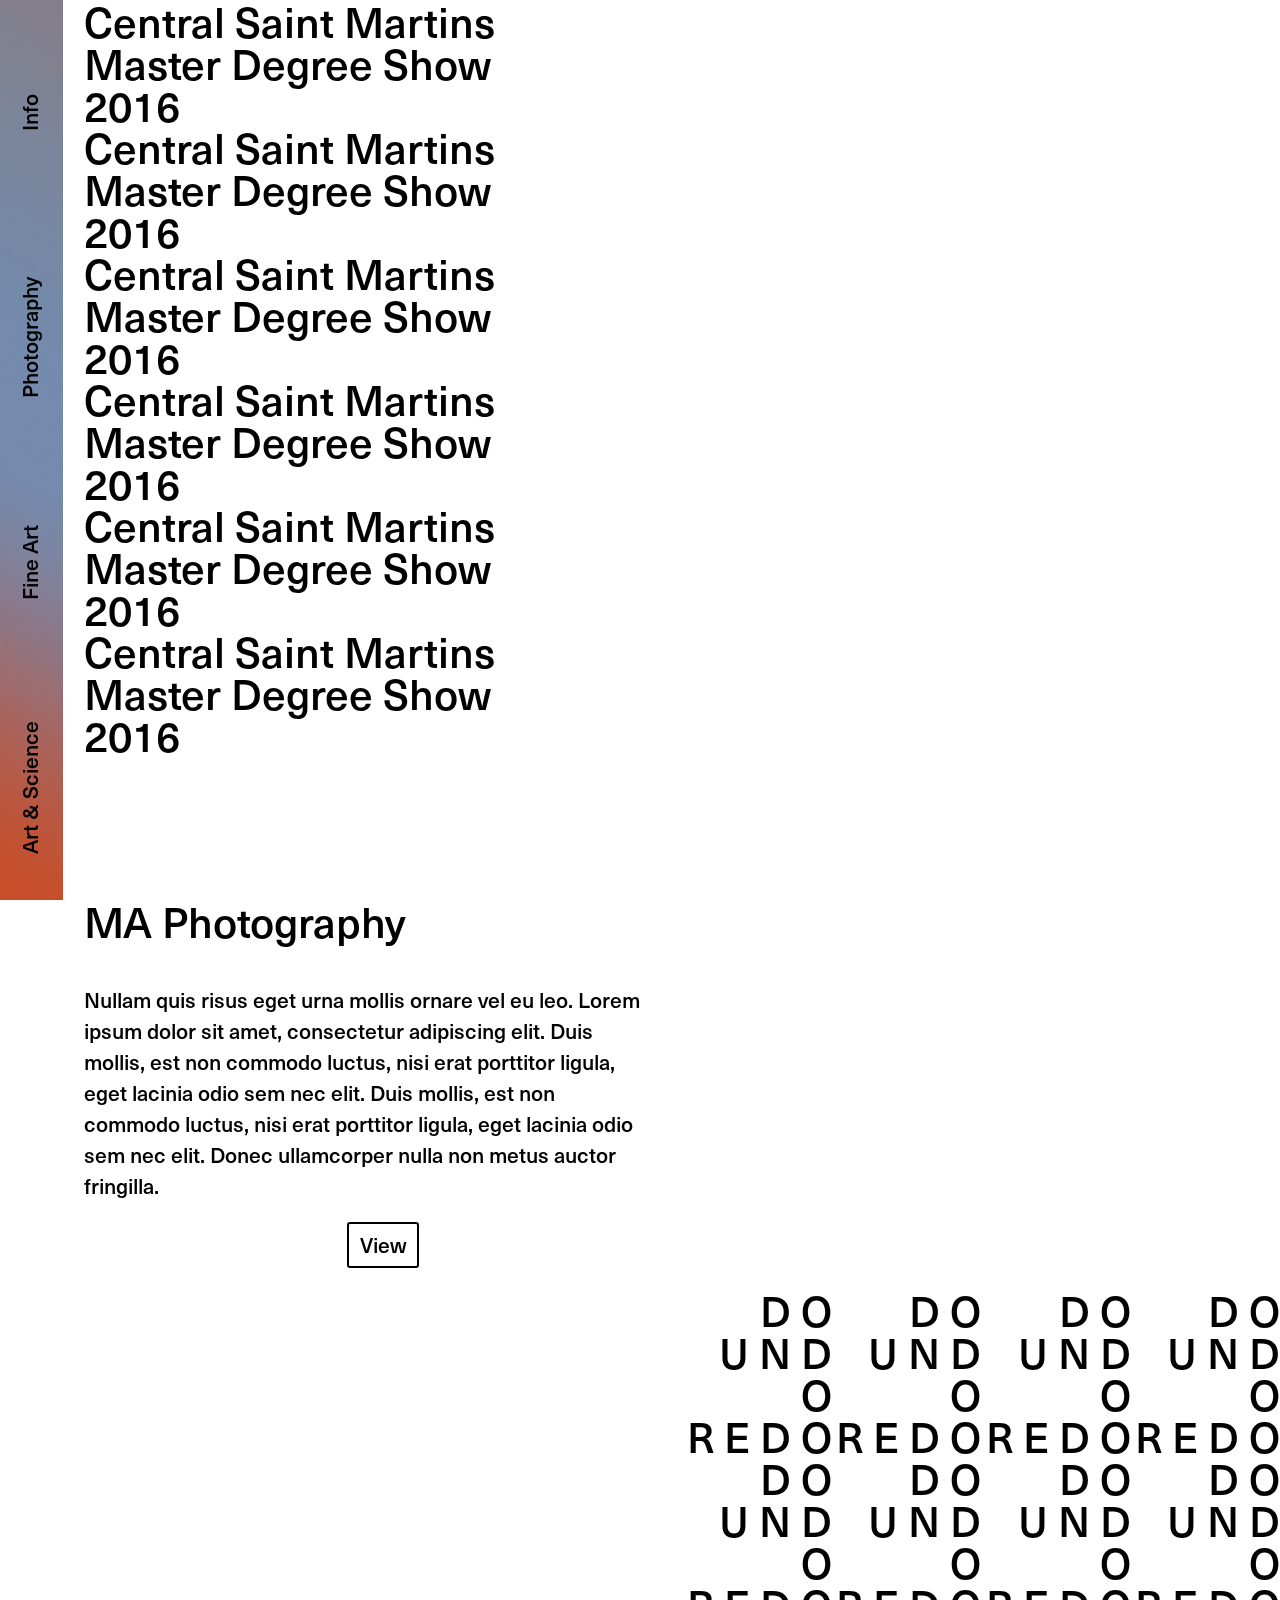
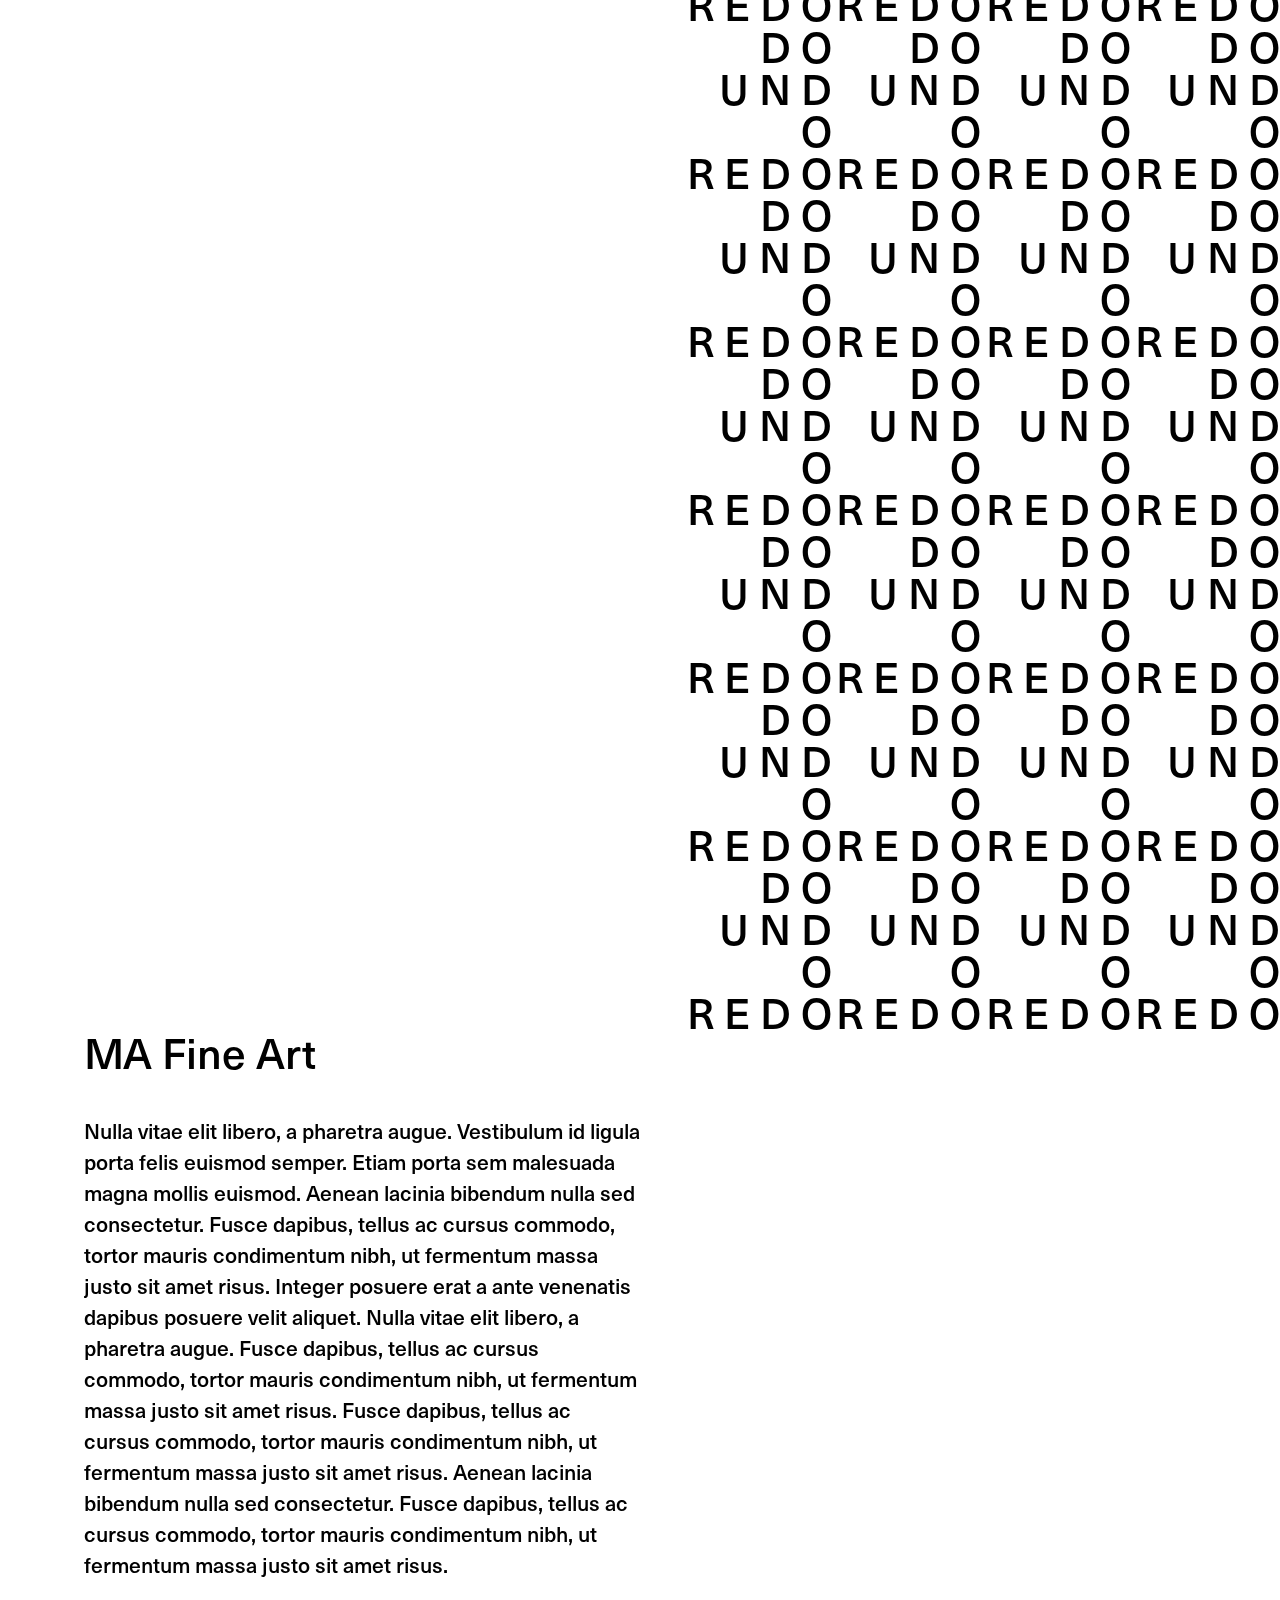
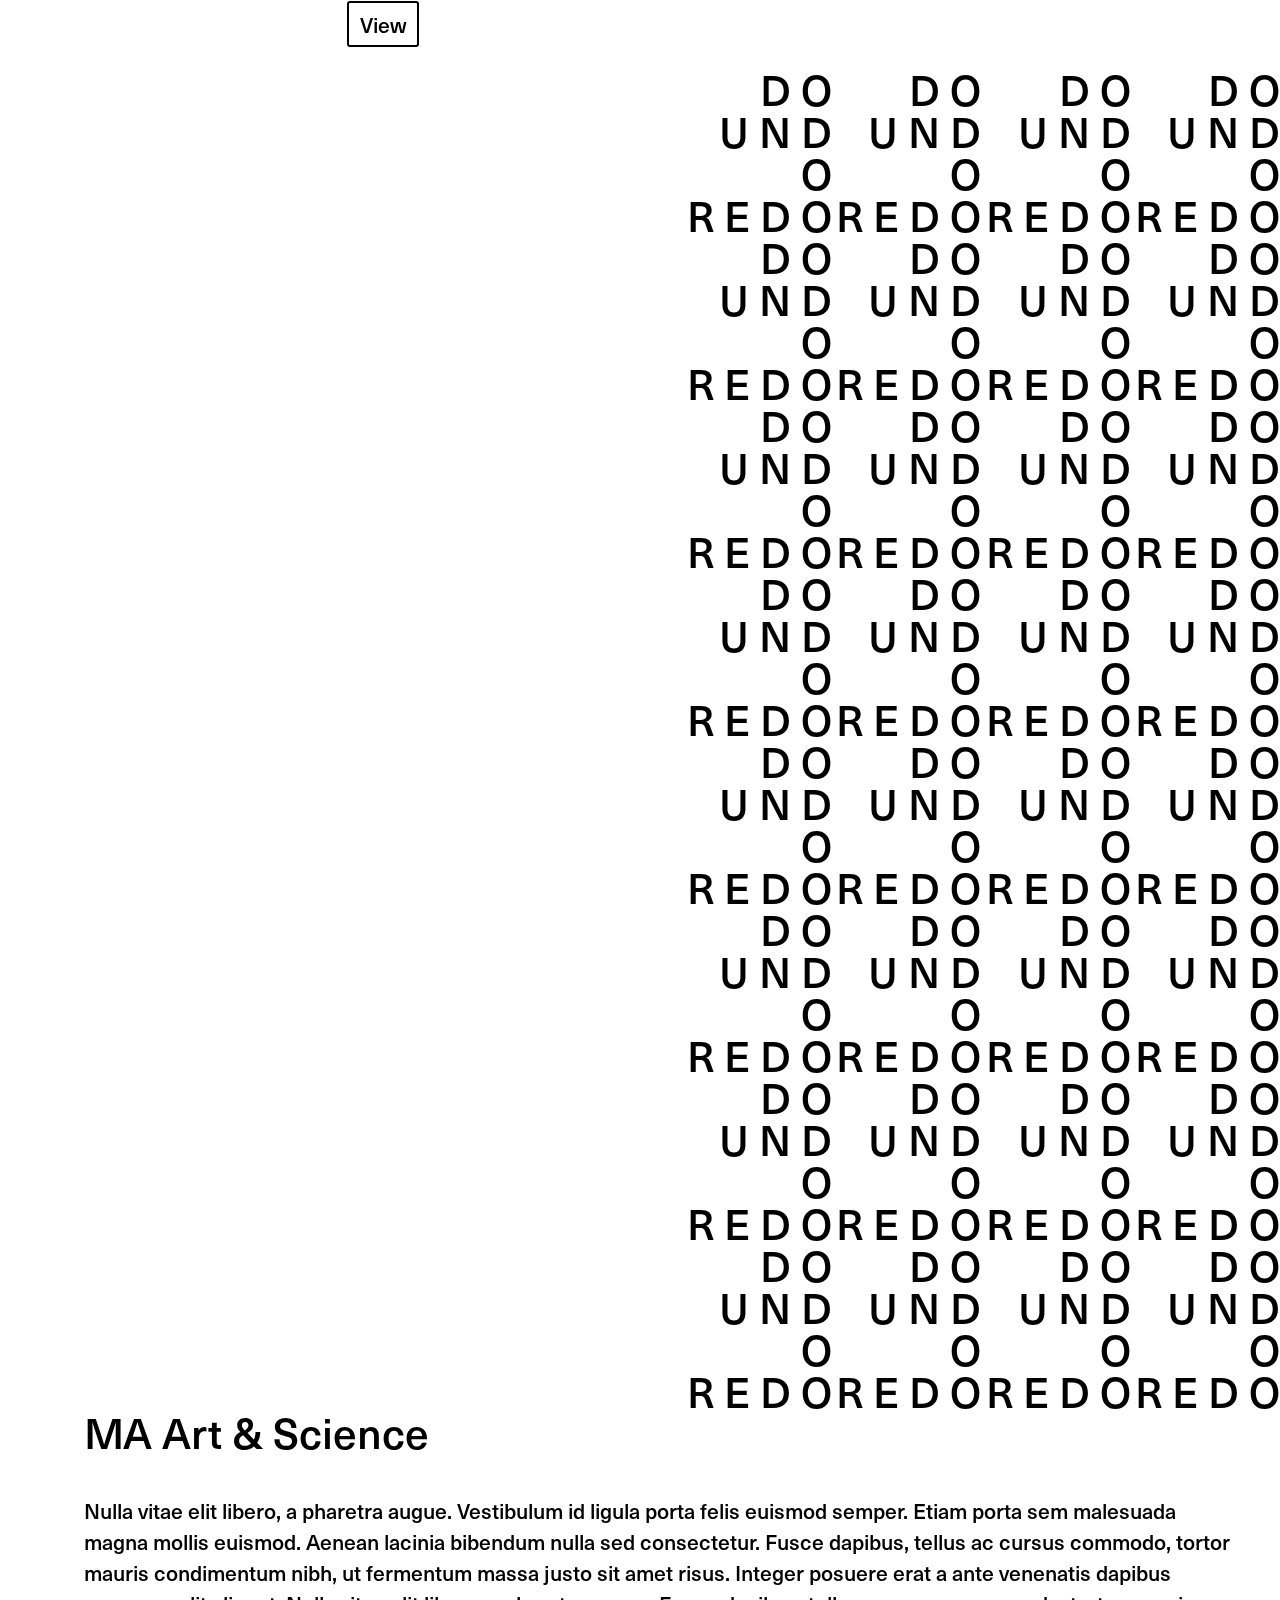
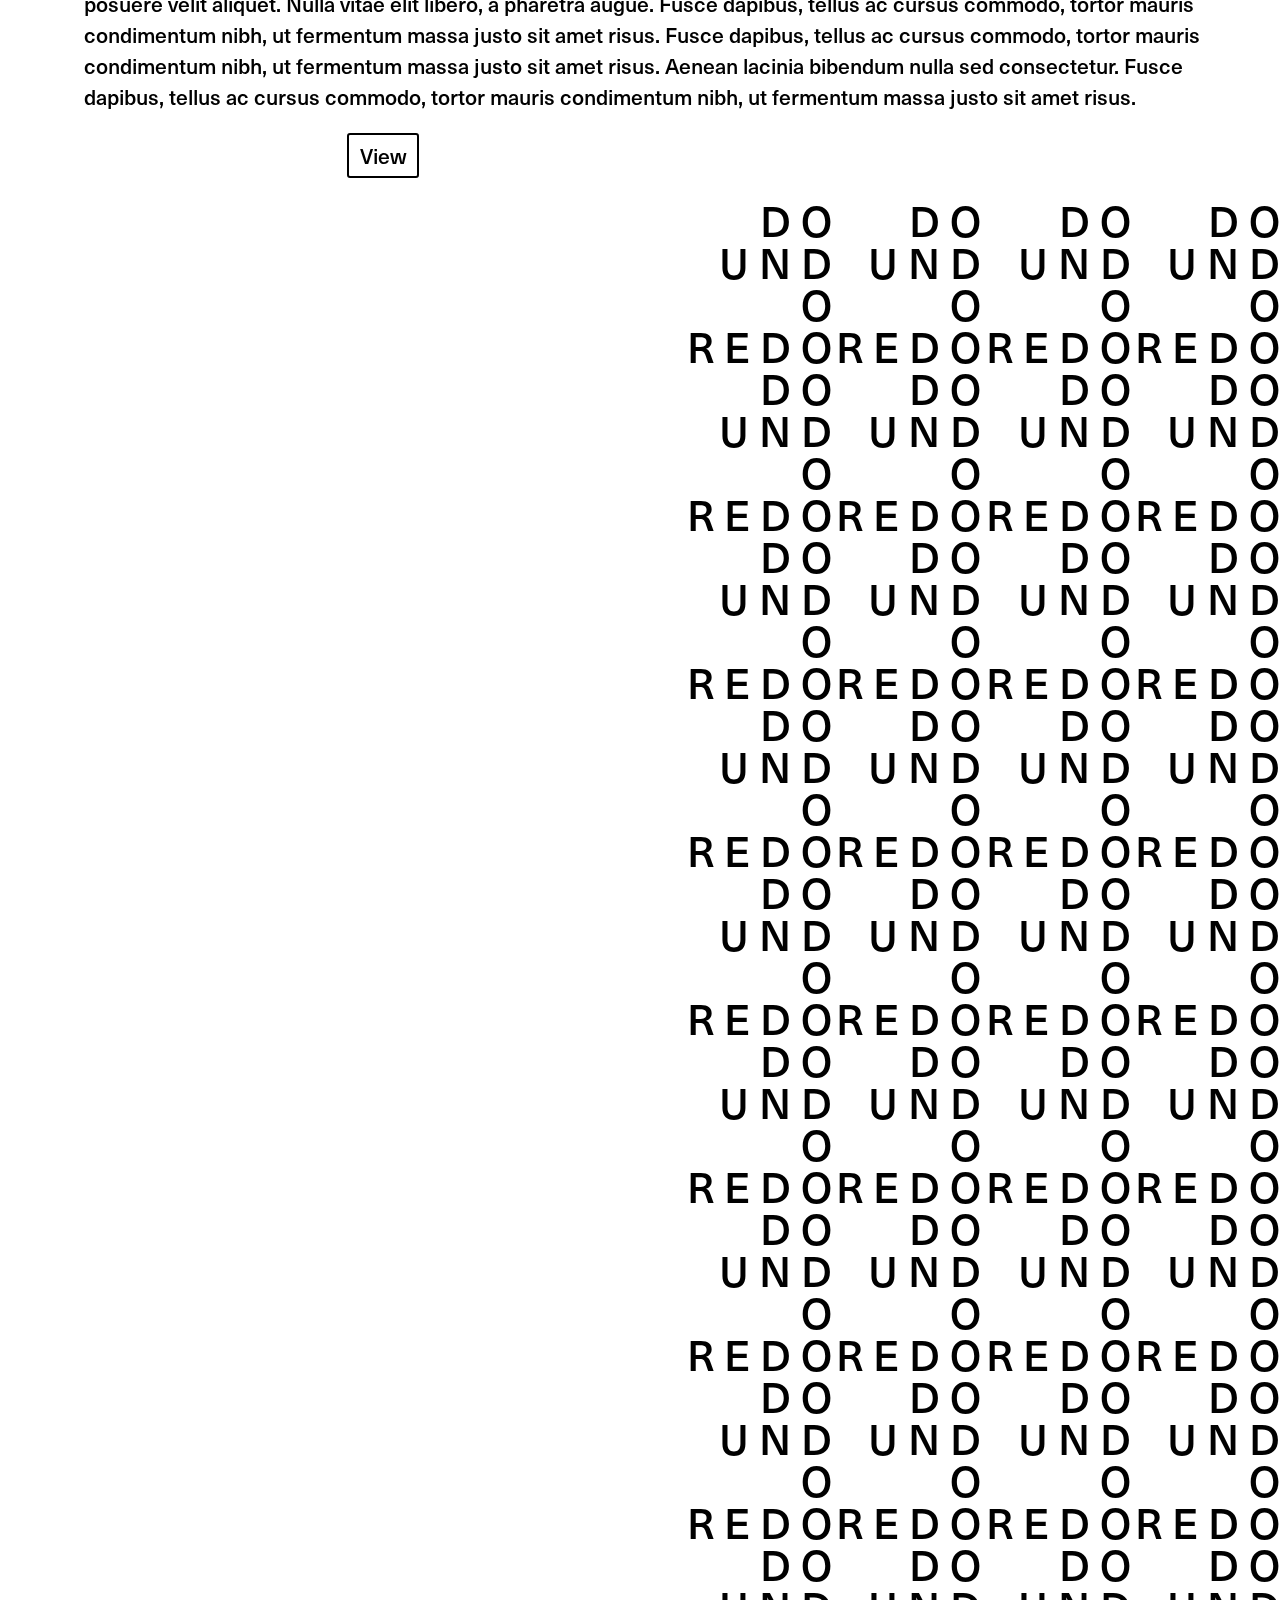
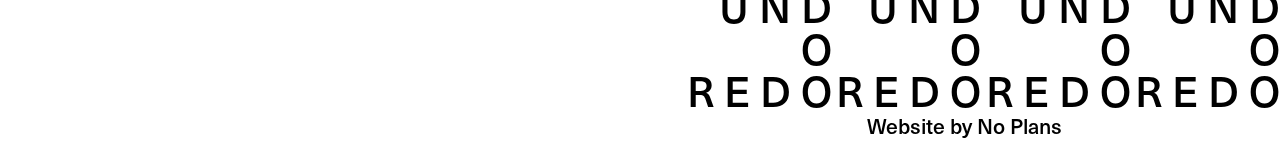
<file: Dev-160404-white-2/index.html>
<!DOCTYPE html>
<html lang="en">
<head>

  <meta http-equiv="Content-Type" content="text/html; charset=utf-8">

<!-- Main Information -->
  <title><!-- Page Title --></title>

  <meta name="description" content="<!-- add description -->">
  <meta name="keywords" content="<!-- add keywords -->">
  <meta name="author" content="No Plans">

<!-- Social Media -->
  <meta property="og:type" content="website" /> <!-- “website” is default, so only use this if other -->
  <meta property="og:url" content="<!-- add URL -->" />
  <meta property="og:title" content="<!-- add title -->" />
  <meta property="og:image" content="!-- add img URL -->" />
  <meta name="twitter:card" content="<!-- add description -->" />
  <meta name="twitter:site" content="<!-- add handle -->"/>
  <meta name="twitter:creator" content="<!-- add handle -->"/>


  <meta name="viewport" content="width=device-width, initial-scale=1, minimum-scale=1.0, maximum-scale=1.0, minimal-ui" />

<!-- Fav and touch icons -->
  <link rel="apple-touch-icon-precomposed" sizes="144x144" href="assets/ico/apple-touch-icon-144-precomposed.png">
  <link rel="apple-touch-icon-precomposed" sizes="114x114" href="assets/ico/apple-touch-icon-114-precomposed.png">
  <link rel="apple-touch-icon-precomposed" sizes="72x72" href="assets/ico/apple-touch-icon-72-precomposed.png">
  <link rel="apple-touch-icon-precomposed" href="assets/ico/apple-touch-icon-57-precomposed.png">
  <link rel="shortcut icon" href="assets/ico/favicon.png">

<!-- Style -->
  <meta name="viewport" content="width=device-width, initial-scale=1.0">
  <link rel="stylesheet" href="assets/css/framework.css" type="text/css">  
  <link rel="stylesheet" href="assets/css/animate.css" type="text/css">
  <link rel="stylesheet" href="assets/css/style.css" type="text/css">



<!-- Plugins -->
  <script src="assets/js/jquery-1.11.3.min.js"></script> <!-- find latest version on http://code.jquery.com/ -->
  <script src="assets/js/smoothscroll.js"></script>
  <script src="assets/js/scripts.js"></script>
  

    

    

</head>
<body>

  <nav class='main-menu'>
    <ul class='flex-container'>
      <li class='L-1-4 link-art-and-science'> 
        <a href="#art-and-science">Art & Science</a>
      </li>
      <li class='L-1-4 link-fine-art'> 
        <a href="#fine-art">Fine Art</a>
      </li>
      <li class='L-1-4 link-photography'> 
        <a href="#photography">Photography</a>
      </li>
      <li class='L-1-4 link-main-info'> 
        <a href="#main-info">Info</a>
      </li>
    </ul>
  </nav>

  <section id='main-info' class='main-info'>
    <h1 class=''>
      Central Saint Martins<br/>
      Master Degree Show<br/>
      2016
    </h1>
    <h1 class=''>
      Central Saint Martins<br/>
      Master Degree Show<br/>
      2016
    </h1>
    <h1 class=''>
      Central Saint Martins<br/>
      Master Degree Show<br/>
      2016
    </h1>
    <h1 class=''>
      Central Saint Martins<br/>
      Master Degree Show<br/>
      2016
    </h1>
    <h1 class=''>
      Central Saint Martins<br/>
      Master Degree Show<br/>
      2016
    </h1>
    <h1 class=''>
      Central Saint Martins<br/>
      Master Degree Show<br/>
      2016
    </h1>

  </section>

  <div class='main-content'>
    <div class='background'>
    </div>


    <section id='photography'>
      <h1 class='section-title L-1-1'>MA Photography</h1>
      <div class='intro L-1-2'>
        Nullam quis risus eget urna mollis ornare vel eu leo. Lorem ipsum dolor sit amet, consectetur adipiscing elit. Duis mollis, est non commodo luctus, nisi erat porttitor ligula, eget lacinia odio sem nec elit. Duis mollis, est non commodo luctus, nisi erat porttitor ligula, eget lacinia odio sem nec elit. Donec ullamcorper nulla non metus auctor fringilla.
      </div>
      <div class='L-1-2'><button class='close hide'>View</button></div>

      <div class='float-container'>
        <ul class='students L-1-2'>
          <li class='row flex-left-container'>
            <div class='name L-1-2'>
              Commodo Purus
            </div>
              <div class='link L-1-2'>
                <a href='link.com'>lorem-dapibus.com</a>
              </div>
            <div class='image'>
                <picture>
                  <source 
                    media="(min-width: 650px)" 
                    srcset="content/images/0-L.jpg">
                  <source 
                    media="(max-width: 649px)" 
                    srcset="content/images/0-S.jpg">
                  <img 
                    src="content/images/0-L.jpg" 
                    alt="artist">
                </picture>
                <picture>
                  <source 
                    media="(min-width: 650px)" 
                    srcset="content/images/0-L.jpg">
                  <source 
                    media="(max-width: 649px)" 
                    srcset="content/images/0-S.jpg">
                  <img 
                    src="content/images/0-L.jpg" 
                    alt="artist">
                </picture>
              </div>
          </li>

          <li class='row flex-left-container'>
            <div class='name L-1-2'>
              Mattis Lorem
            </div>
            <div class='link L-1-2'>
              <a href='link.com'>mattis-lorem.com</a>
            </div>
            <div class='image'>
                <picture>
                  <source 
                    media="(min-width: 650px)" 
                    srcset="content/images/2-L.jpg">
                  <source 
                    media="(max-width: 649px)" 
                    srcset="content/images/2-S.jpg">
                  <img 
                    src="content/images/2-L.jpg" 
                    alt="artist">
                </picture>
                <picture>
                  <source 
                    media="(min-width: 650px)" 
                    srcset="content/images/2-L.jpg">
                  <source 
                    media="(max-width: 649px)" 
                    srcset="content/images/2-S.jpg">
                  <img 
                    src="content/images/2-L.jpg" 
                    alt="artist">
                </picture>
            </div>
          </li>
          
          <li class='row flex-left-container'>
            <div class='name L-1-2'>
              Etiam Ridiculus Amet
            </div>
            <div class='link L-1-2'>
              <a href='link.com'>www.etiam-met.com</a>
            </div>
            <div class='image'>
                <picture>
                  <source 
                    media="(min-width: 650px)" 
                    srcset="content/images/apples-L.jpg">
                  <source 
                    media="(max-width: 649px)" 
                    srcset="content/images/apples-S.jpg">
                  <img 
                    src="content/images/apples-L.jpg" 
                    alt="artist">
                </picture>
                <picture>
                  <source 
                    media="(min-width: 650px)" 
                    srcset="content/images/apples-L.jpg">
                  <source 
                    media="(max-width: 649px)" 
                    srcset="content/images/apples-S.jpg">
                  <img 
                    src="content/images/apples-L.jpg" 
                    alt="artist">
                </picture>
            </div>
          </li>

          <li class='row flex-left-container'>
            <div class='name L-1-2'>
              Ornare Quam
            </div>
            <div class='link L-1-2'>
              <a href='link.com'>ornarequam.com</a>
            </div>
            <div class='image'>
                <picture>
                  <source 
                    media="(min-width: 650px)" 
                    srcset="content/images/1-L.jpg">
                  <source 
                    media="(max-width: 649px)" 
                    srcset="content/images/1-S.jpg">
                  <img 
                    src="content/images/1-L.jpg" 
                    alt="artist">
                </picture>
                <picture>
                  <source 
                    media="(min-width: 650px)" 
                    srcset="content/images/1-L.jpg">
                  <source 
                    media="(max-width: 649px)" 
                    srcset="content/images/1-S.jpg">
                  <img 
                    src="content/images/1-L.jpg" 
                    alt="artist">
                </picture>
            </div>
          </li>

          <li class='row flex-left-container'>
            <div class='name L-1-2'>
              My Name
            </div>
            <div class='link L-1-2'>
              <a href='link.com'>ornarequam.com</a>
            </div>
            <div class='image'>
                <picture>
                  <source 
                    media="(min-width: 650px)" 
                    srcset="content/images/3-L.jpg">
                  <source 
                    media="(max-width: 649px)" 
                    srcset="content/images/3-S.jpg">
                  <img 
                    src="content/images/3-L.jpg" 
                    alt="artist">
                </picture>
                <picture>
                  <source 
                    media="(min-width: 650px)" 
                    srcset="content/images/3-L.jpg">
                  <source 
                    media="(max-width: 649px)" 
                    srcset="content/images/3-S.jpg">
                  <img 
                    src="content/images/3-L.jpg" 
                    alt="artist">
                </picture>
            </div>
          </li>

          <li class='row flex-left-container'>
            <div class='name L-1-2'>
              Dapibus Fusce
            </div>
            <div class='link L-1-2'>
              <a href='link.com'>dapibus-fusce.com</a>
            </div>
            <div class='image'>
                <picture>
                  <source 
                    media="(min-width: 650px)" 
                    srcset="content/images/4-L.jpg">
                  <source 
                    media="(max-width: 649px)" 
                    srcset="content/images/4-S.jpg">
                  <img 
                    src="content/images/4-L.jpg" 
                    alt="artist">
                </picture>
                <picture>
                  <source 
                    media="(min-width: 650px)" 
                    srcset="content/images/4-L.jpg">
                  <source 
                    media="(max-width: 649px)" 
                    srcset="content/images/4-S.jpg">
                  <img 
                    src="content/images/4-L.jpg" 
                    alt="artist">
                </picture>
              </div>
          </li>

          <li class='row flex-left-container'>
            <div class='name L-1-2'>
              Mattis Pellentesque
            </div>
            <div class='link L-1-2'>
              <a href='link.com'>mattispellentesque.com</a>
            </div>
            <div class='image'>
                <picture>
                  <source 
                    media="(min-width: 650px)" 
                    srcset="content/images/5-L.jpg">
                  <source 
                    media="(max-width: 649px)" 
                    srcset="content/images/5-S.jpg">
                  <img 
                    src="content/images/5-L.jpg" 
                    alt="artist">
                </picture>
                <picture>
                  <source 
                    media="(min-width: 650px)" 
                    srcset="content/images/5-L.jpg">
                  <source 
                    media="(max-width: 649px)" 
                    srcset="content/images/5-S.jpg">
                  <img 
                    src="content/images/5-L.jpg" 
                    alt="artist">
                </picture>
              </div>
          </li>

          <li class='row flex-left-container'>
            <div class='name L-1-2'>
              Inceptos Vehicula
            </div>
            <div class='link L-1-2'>
              <a href='link.com'>inceptos.vehicula@ornarequam.com</a>
            </div>
            <div class='image'>
                <picture>
                  <source 
                    media="(min-width: 650px)" 
                    srcset="content/images/6-L.jpg">
                  <source 
                    media="(max-width: 649px)" 
                    srcset="content/images/6-S.jpg">
                  <img 
                    src="content/images/6-L.jpg" 
                    alt="artist">
                </picture>
                <picture>
                  <source 
                    media="(min-width: 650px)" 
                    srcset="content/images/6-L.jpg">
                  <source 
                    media="(max-width: 649px)" 
                    srcset="content/images/6-S.jpg">
                  <img 
                    src="content/images/6-L.jpg" 
                    alt="artist">
                </picture>
              </div>
          </li>

          <li class='row flex-left-container'>
            <div class='name L-1-2'>
              Condimentum Vehicula
            </div>
            <div class='link L-1-2'>
              <a href='link.com'>condimentumvehicula.com</a>
            </div>
            <div class='image'>
                <picture>
                  <source 
                    media="(min-width: 650px)" 
                    srcset="content/images/7-L.jpg">
                  <source 
                    media="(max-width: 649px)" 
                    srcset="content/images/7-S.jpg">
                  <img 
                    src="content/images/7-L.jpg" 
                    alt="artist">
                </picture>
                <picture>
                  <source 
                    media="(min-width: 650px)" 
                    srcset="content/images/7-L.jpg">
                  <source 
                    media="(max-width: 649px)" 
                    srcset="content/images/7-S.jpg">
                  <img 
                    src="content/images/7-L.jpg" 
                    alt="artist">
                </picture>
              </div>
          </li>

          <li class='row flex-left-container'>
            <div class='name L-1-2'>
              Ullamcorper Aenean
            </div>
            <div class='link L-1-2'>
              <a href='link.com'>llamcorper-aenean.com</a>
            </div>
            <div class='image'>
                <picture>
                  <source 
                    media="(min-width: 650px)" 
                    srcset="content/images/8-L.jpg">
                  <source 
                    media="(max-width: 649px)" 
                    srcset="content/images/8-S.jpg">
                  <img 
                    src="content/images/8-L.jpg" 
                    alt="artist">
                </picture>
                <picture>
                  <source 
                    media="(min-width: 650px)" 
                    srcset="content/images/8-L.jpg">
                  <source 
                    media="(max-width: 649px)" 
                    srcset="content/images/8-S.jpg">
                  <img 
                    src="content/images/8-L.jpg" 
                    alt="artist">
                </picture>
              </div>
          </li>
          <li class='row flex-left-container'>
            <div class='name L-1-2'>
              Commodo Pharetra Ultricies
            </div>
            <div class='link L-1-2'>
              <a href='link.com'>commodo.com</a>
            </div>
            <div class='image'>
                <picture>
                  <source 
                    media="(min-width: 650px)" 
                    srcset="content/images/9-L.jpg">
                  <source 
                    media="(max-width: 649px)" 
                    srcset="content/images/9-S.jpg">
                  <img 
                    src="content/images/9-L.jpg" 
                    alt="artist">
                </picture>
                <picture>
                  <source 
                    media="(min-width: 650px)" 
                    srcset="content/images/9-L.jpg">
                  <source 
                    media="(max-width: 649px)" 
                    srcset="content/images/9-S.jpg">
                  <img 
                    src="content/images/9-L.jpg" 
                    alt="artist">
                </picture>
              </div>
          </li>
          <li class='row flex-left-container'>
            <div class='name L-1-2'>
              Ullamcorper Nibh
            </div>
            <div class='link L-1-2'>
              <a href='link.com'>ullamcorper-nibh.com</a>
            </div>
            <div class='image'>
                <picture>
                  <source 
                    media="(min-width: 650px)" 
                    srcset="content/images/1-L.jpg">
                  <source 
                    media="(max-width: 649px)" 
                    srcset="content/images/1-S.jpg">
                  <img 
                    src="content/images/1-L.jpg" 
                    alt="artist">
                </picture>
                <picture>
                  <source 
                    media="(min-width: 650px)" 
                    srcset="content/images/1-L.jpg">
                  <source 
                    media="(max-width: 649px)" 
                    srcset="content/images/1-S.jpg">
                  <img 
                    src="content/images/1-L.jpg" 
                    alt="artist">
                </picture>
              </div>
          </li>
          <li class='row flex-left-container'>
            <div class='name L-1-2'>
              Orna Requam
            </div>
            <div class='link L-1-2'>
              <a href='link.com'>ornarequam.com</a>
            </div>
            <div class='image'>
                <picture>
                  <source 
                    media="(min-width: 650px)" 
                    srcset="content/images/2-L.jpg">
                  <source 
                    media="(max-width: 649px)" 
                    srcset="content/images/2-S.jpg">
                  <img 
                    src="content/images/2-L.jpg" 
                    alt="artist">
                </picture>
                <picture>
                  <source 
                    media="(min-width: 650px)" 
                    srcset="content/images/2-L.jpg">
                  <source 
                    media="(max-width: 649px)" 
                    srcset="content/images/2-S.jpg">
                  <img 
                    src="content/images/2-L.jpg" 
                    alt="artist">
                </picture>
              </div>
          </li>
          <li class='row flex-left-container'>
            <div class='name L-1-2'>
              Dapibus Fusce
            </div>
            <div class='link L-1-2'>
              <a href='link.com'>dapibus-usce.com</a>
            </div>
            <div class='image'>
                <picture>
                  <source 
                    media="(min-width: 650px)" 
                    srcset="content/images/3-L.jpg">
                  <source 
                    media="(max-width: 649px)" 
                    srcset="content/images/3-S.jpg">
                  <img 
                    src="content/images/3-L.jpg" 
                    alt="artist">
                </picture>
                <picture>
                  <source 
                    media="(min-width: 650px)" 
                    srcset="content/images/3-L.jpg">
                  <source 
                    media="(max-width: 649px)" 
                    srcset="content/images/3-S.jpg">
                  <img 
                    src="content/images/3-L.jpg" 
                    alt="artist">
                </picture>
              </div>
          </li>
          <li class='row flex-left-container'>
            <div class='name L-1-2'>
              Aenean Mattis
            </div>
            <div class='link L-1-2'>
              <a href='link.com'>aenean-attis.com</a>
            </div>
            <div class='image'>
                <picture>
                  <source 
                    media="(min-width: 650px)" 
                    srcset="content/images/4-L.jpg">
                  <source 
                    media="(max-width: 649px)" 
                    srcset="content/images/4-S.jpg">
                  <img 
                    src="content/images/4-L.jpg" 
                    alt="artist">
                </picture>
                <picture>
                  <source 
                    media="(min-width: 650px)" 
                    srcset="content/images/4-L.jpg">
                  <source 
                    media="(max-width: 649px)" 
                    srcset="content/images/4-S.jpg">
                  <img 
                    src="content/images/4-L.jpg" 
                    alt="artist">
                </picture>
              </div>
          </li>
          <li class='row flex-left-container'>
            <div class='name L-1-2'>
              Ligula Semligula Sem
            </div>
            <div class='link L-1-2'>
              <a href='link.com'>ligulasemligulasem.com</a>
            </div>
            <div class='image'>
                <picture>
                  <source 
                    media="(min-width: 650px)" 
                    srcset="content/images/5-L.jpg">
                  <source 
                    media="(max-width: 649px)" 
                    srcset="content/images/5-S.jpg">
                  <img 
                    src="content/images/5-L.jpg" 
                    alt="artist">
                </picture>
                <picture>
                  <source 
                    media="(min-width: 650px)" 
                    srcset="content/images/5-L.jpg">
                  <source 
                    media="(max-width: 649px)" 
                    srcset="content/images/5-S.jpg">
                  <img 
                    src="content/images/5-L.jpg" 
                    alt="artist">
                </picture>
              </div>
          </li>
          <li class='row flex-left-container'>
            <div class='name L-1-2'>
              My Name
            </div>
            <div class='link L-1-2'>
              <a href='link.com'>ligulasemligulasem.com</a>
            </div>
            <div class='image'>
                <picture>
                  <source 
                    media="(min-width: 650px)" 
                    srcset="content/images/6-L.jpg">
                  <source 
                    media="(max-width: 649px)" 
                    srcset="content/images/6-S.jpg">
                  <img 
                    src="content/images/6-L.jpg" 
                    alt="artist">
                </picture>
                <picture>
                  <source 
                    media="(min-width: 650px)" 
                    srcset="content/images/6-L.jpg">
                  <source 
                    media="(max-width: 649px)" 
                    srcset="content/images/6-S.jpg">
                  <img 
                    src="content/images/6-L.jpg" 
                    alt="artist">
                </picture>
              </div>
          </li>
          <li class='row flex-left-container'>
            <div class='name L-1-2'>
              My Name
            </div>
            <div class='link L-1-2'>
              <a href='link.com'>ligulasemligulasem.com</a>
            </div>
            <div class='image'>
                <picture>
                  <source 
                    media="(min-width: 650px)" 
                    srcset="content/images/7-L.jpg">
                  <source 
                    media="(max-width: 649px)" 
                    srcset="content/images/7-S.jpg">
                  <img 
                    src="content/images/7-L.jpg" 
                    alt="artist">
                </picture>
                <picture>
                  <source 
                    media="(min-width: 650px)" 
                    srcset="content/images/7-L.jpg">
                  <source 
                    media="(max-width: 649px)" 
                    srcset="content/images/7-S.jpg">
                  <img 
                    src="content/images/7-L.jpg" 
                    alt="artist">
                </picture>
              </div>
          </li>
          <li class='row flex-left-container'>
            <div class='name L-1-2'>
              Lorem Dapibus
            </div>
            <div class='link L-1-2'>
              <a href='link.com'>lorem-dapibus.com</a>
            </div>
            <div class='image'>
                <picture>
                  <source 
                    media="(min-width: 650px)" 
                    srcset="content/images/8-L.jpg">
                  <source 
                    media="(max-width: 649px)" 
                    srcset="content/images/8-S.jpg">
                  <img 
                    src="content/images/8-L.jpg" 
                    alt="artist">
                </picture>
                <picture>
                  <source 
                    media="(min-width: 650px)" 
                    srcset="content/images/8-L.jpg">
                  <source 
                    media="(max-width: 649px)" 
                    srcset="content/images/8-S.jpg">
                  <img 
                    src="content/images/8-L.jpg" 
                    alt="artist">
                </picture>
              </div>
          </li>
          <li class='row flex-left-container'>
            <div class='name L-1-2'>
              Vulputate Fringilla
            </div>
            <div class='link L-1-2'>
              <a href='link.com'>vulputatefringilla.com</a>
            </div>
            <div class='image'>
                <picture>
                  <source 
                    media="(min-width: 650px)" 
                    srcset="content/images/8-L.jpg">
                  <source 
                    media="(max-width: 649px)" 
                    srcset="content/images/8-S.jpg">
                  <img 
                    src="content/images/8-L.jpg" 
                    alt="artist">
                </picture>
                <picture>
                  <source 
                    media="(min-width: 650px)" 
                    srcset="content/images/8-L.jpg">
                  <source 
                    media="(max-width: 649px)" 
                    srcset="content/images/8-S.jpg">
                  <img 
                    src="content/images/8-L.jpg" 
                    alt="artist">
                </picture>
              </div>
          </li>
          <li class='row flex-left-container'>
            <div class='name L-1-2'>
              Sollicitudin Mollis
            </div>
            <div class='link L-1-2'>
              <a href='link.com'>sollicitudin-mollis.com</a>
            </div>
            <div class='image'>
                <picture>
                  <source 
                    media="(min-width: 650px)" 
                    srcset="content/images/0-L.jpg">
                  <source 
                    media="(max-width: 649px)" 
                    srcset="content/images/0-S.jpg">
                  <img 
                    src="content/images/0-L.jpg" 
                    alt="artist">
                </picture>
                <picture>
                  <source 
                    media="(min-width: 650px)" 
                    srcset="content/images/0-L.jpg">
                  <source 
                    media="(max-width: 649px)" 
                    srcset="content/images/0-S.jpg">
                  <img 
                    src="content/images/0-L.jpg" 
                    alt="artist">
                </picture>
              </div>
          </li>
          <li class='row flex-left-container'>
            <div class='name L-1-2'>
              Inceptos Elit
            </div>
            <div class='link L-1-2'>
              <a href='link.com'>inceptoselit.com</a>
            </div>
            <div class='image'>
                <picture>
                  <source 
                    media="(min-width: 650px)" 
                    srcset="content/images/9-L.jpg">
                  <source 
                    media="(max-width: 649px)" 
                    srcset="content/images/9-S.jpg">
                  <img 
                    src="content/images/9-L.jpg" 
                    alt="artist">
                </picture>
                <picture>
                  <source 
                    media="(min-width: 650px)" 
                    srcset="content/images/9-L.jpg">
                  <source 
                    media="(max-width: 649px)" 
                    srcset="content/images/9-S.jpg">
                  <img 
                    src="content/images/9-L.jpg" 
                    alt="artist">
                </picture>
              </div>
          </li>

        

        </ul>

        <div class='pattern flex-left-container L-1-2'>
            <div class='unit-row L-1-4'><span class='hide'>R E </span>D O<br/><span class='swap'>U N</span> D O<br/><span class='swap'>R E</span> D O</div>
            <div class='unit-row L-1-4'><span class='hide'>R E </span>D O<br/><span class='swap'>U N</span> D O<br/><span class='swap'>R E</span> D O</div>
            <div class='unit-row L-1-4'><span class='hide'>R E </span>D O<br/><span class='swap'>U N</span> D O<br/><span class='swap'>R E</span> D O</div>
            <div class='unit-row L-1-4'><span class='hide'>R E </span>D O<br/><span class='swap'>U N</span> D O<br/><span class='swap'>R E</span> D O</div>
            <div class='unit-row L-1-4'><span class='hide'>R E </span>D O<br/><span class='swap'>U N</span> D O<br/><span class='swap'>R E</span> D O</div>
            <div class='unit-row L-1-4'><span class='hide'>R E </span>D O<br/><span class='swap'>U N</span> D O<br/><span class='swap'>R E</span> D O</div>
            <div class='unit-row L-1-4'><span class='hide'>R E </span>D O<br/><span class='swap'>U N</span> D O<br/><span class='swap'>R E</span> D O</div>
            <div class='unit-row L-1-4'><span class='hide'>R E </span>D O<br/><span class='swap'>U N</span> D O<br/><span class='swap'>R E</span> D O</div>
            <div class='unit-row L-1-4'><span class='hide'>R E </span>D O<br/><span class='swap'>U N</span> D O<br/><span class='swap'>R E</span> D O</div>
            <div class='unit-row L-1-4'><span class='hide'>R E </span>D O<br/><span class='swap'>U N</span> D O<br/><span class='swap'>R E</span> D O</div>
            <div class='unit-row L-1-4'><span class='hide'>R E </span>D O<br/><span class='swap'>U N</span> D O<br/><span class='swap'>R E</span> D O</div>
            <div class='unit-row L-1-4'><span class='hide'>R E </span>D O<br/><span class='swap'>U N</span> D O<br/><span class='swap'>R E</span> D O</div>
            <div class='unit-row L-1-4'><span class='hide'>R E </span>D O<br/><span class='swap'>U N</span> D O<br/><span class='swap'>R E</span> D O</div>
            <div class='unit-row L-1-4'><span class='hide'>R E </span>D O<br/><span class='swap'>U N</span> D O<br/><span class='swap'>R E</span> D O</div>
            <div class='unit-row L-1-4'><span class='hide'>R E </span>D O<br/><span class='swap'>U N</span> D O<br/><span class='swap'>R E</span> D O</div>
            <div class='unit-row L-1-4'><span class='hide'>R E </span>D O<br/><span class='swap'>U N</span> D O<br/><span class='swap'>R E</span> D O</div>
            <div class='unit-row L-1-4'><span class='hide'>R E </span>D O<br/><span class='swap'>U N</span> D O<br/><span class='swap'>R E</span> D O</div>
            <div class='unit-row L-1-4'><span class='hide'>R E </span>D O<br/><span class='swap'>U N</span> D O<br/><span class='swap'>R E</span> D O</div>
            <div class='unit-row L-1-4'><span class='hide'>R E </span>D O<br/><span class='swap'>U N</span> D O<br/><span class='swap'>R E</span> D O</div>
            <div class='unit-row L-1-4'><span class='hide'>R E </span>D O<br/><span class='swap'>U N</span> D O<br/><span class='swap'>R E</span> D O</div>
            <div class='unit-row L-1-4'><span class='hide'>R E </span>D O<br/><span class='swap'>U N</span> D O<br/><span class='swap'>R E</span> D O</div>
            <div class='unit-row L-1-4'><span class='hide'>R E </span>D O<br/><span class='swap'>U N</span> D O<br/><span class='swap'>R E</span> D O</div>
            <div class='unit-row L-1-4'><span class='hide'>R E </span>D O<br/><span class='swap'>U N</span> D O<br/><span class='swap'>R E</span> D O</div>
            <div class='unit-row L-1-4'><span class='hide'>R E </span>D O<br/><span class='swap'>U N</span> D O<br/><span class='swap'>R E</span> D O</div>
            <div class='unit-row L-1-4'><span class='hide'>R E </span>D O<br/><span class='swap'>U N</span> D O<br/><span class='swap'>R E</span> D O</div>
            <div class='unit-row L-1-4'><span class='hide'>R E </span>D O<br/><span class='swap'>U N</span> D O<br/><span class='swap'>R E</span> D O</div>
            <div class='unit-row L-1-4'><span class='hide'>R E </span>D O<br/><span class='swap'>U N</span> D O<br/><span class='swap'>R E</span> D O</div>
            <div class='unit-row L-1-4'><span class='hide'>R E </span>D O<br/><span class='swap'>U N</span> D O<br/><span class='swap'>R E</span> D O</div>
            <div class='unit-row L-1-4'><span class='hide'>R E </span>D O<br/><span class='swap'>U N</span> D O<br/><span class='swap'>R E</span> D O</div>
            <div class='unit-row L-1-4'><span class='hide'>R E </span>D O<br/><span class='swap'>U N</span> D O<br/><span class='swap'>R E</span> D O</div>
            <div class='unit-row L-1-4'><span class='hide'>R E </span>D O<br/><span class='swap'>U N</span> D O<br/><span class='swap'>R E</span> D O</div>
            <div class='unit-row L-1-4'><span class='hide'>R E </span>D O<br/><span class='swap'>U N</span> D O<br/><span class='swap'>R E</span> D O</div>
            <div class='unit-row L-1-4'><span class='hide'>R E </span>D O<br/><span class='swap'>U N</span> D O<br/><span class='swap'>R E</span> D O</div>
            <div class='unit-row L-1-4'><span class='hide'>R E </span>D O<br/><span class='swap'>U N</span> D O<br/><span class='swap'>R E</span> D O</div>
            <div class='unit-row L-1-4'><span class='hide'>R E </span>D O<br/><span class='swap'>U N</span> D O<br/><span class='swap'>R E</span> D O</div>
            <div class='unit-row L-1-4'><span class='hide'>R E </span>D O<br/><span class='swap'>U N</span> D O<br/><span class='swap'>R E</span> D O</div>
            <div class='unit-row L-1-4'><span class='hide'>R E </span>D O<br/><span class='swap'>U N</span> D O<br/><span class='swap'>R E</span> D O</div>
            <div class='unit-row L-1-4'><span class='hide'>R E </span>D O<br/><span class='swap'>U N</span> D O<br/><span class='swap'>R E</span> D O</div>
            <div class='unit-row L-1-4'><span class='hide'>R E </span>D O<br/><span class='swap'>U N</span> D O<br/><span class='swap'>R E</span> D O</div>
            <div class='unit-row L-1-4'><span class='hide'>R E </span>D O<br/><span class='swap'>U N</span> D O<br/><span class='swap'>R E</span> D O</div>
            <div class='unit-row L-1-4'><span class='hide'>R E </span>D O<br/><span class='swap'>U N</span> D O<br/><span class='swap'>R E</span> D O</div>
            <div class='unit-row L-1-4'><span class='hide'>R E </span>D O<br/><span class='swap'>U N</span> D O<br/><span class='swap'>R E</span> D O</div>
            <div class='unit-row L-1-4'><span class='hide'>R E </span>D O<br/><span class='swap'>U N</span> D O<br/><span class='swap'>R E</span> D O</div>
            <div class='unit-row L-1-4'><span class='hide'>R E </span>D O<br/><span class='swap'>U N</span> D O<br/><span class='swap'>R E</span> D O</div>
            <div class='unit-row L-1-4'><span class='hide'>R E </span>D O<br/><span class='swap'>U N</span> D O<br/><span class='swap'>R E</span> D O</div>
        </div>
      </div>
    </section>

<!-- ---------------------------------------------------------------------------------------- -->

    <section id='fine-art'>
      <h1 class='section-title L-1-1'>MA Fine Art</h1>
      <div class='intro L-1-2 '>
        Nulla vitae elit libero, a pharetra augue. Vestibulum id ligula porta felis euismod semper. Etiam porta sem malesuada magna mollis euismod. Aenean lacinia bibendum nulla sed consectetur. Fusce dapibus, tellus ac cursus commodo, tortor mauris condimentum nibh, ut fermentum massa justo sit amet risus. Integer posuere erat a ante venenatis dapibus posuere velit aliquet. Nulla vitae elit libero, a pharetra augue.

        Fusce dapibus, tellus ac cursus commodo, tortor mauris condimentum nibh, ut fermentum massa justo sit amet risus. Fusce dapibus, tellus ac cursus commodo, tortor mauris condimentum nibh, ut fermentum massa justo sit amet risus. Aenean lacinia bibendum nulla sed consectetur. Fusce dapibus, tellus ac cursus commodo, tortor mauris condimentum nibh, ut fermentum massa justo sit amet risus.
      </div>
      <div class='L-1-2'><button class='close hide'>View</button></div>

      <div class='float-container'>
        <ul class='students L-1-2'>
          <li class='row flex-left-container'>
            <div class='name L-1-2'>
              Commodo Purus
            </div>
              <div class='link L-1-2'>
                <a href='link.com'>lorem-dapibus.com</a>
              </div>
            <div class='image'>
                <picture>
                  <source 
                    media="(min-width: 650px)" 
                    srcset="content/images/0-L.jpg">
                  <source 
                    media="(max-width: 649px)" 
                    srcset="content/images/0-S.jpg">
                  <img 
                    src="content/images/0-L.jpg" 
                    alt="artist">
                </picture>
                <picture>
                  <source 
                    media="(min-width: 650px)" 
                    srcset="content/images/0-L.jpg">
                  <source 
                    media="(max-width: 649px)" 
                    srcset="content/images/0-S.jpg">
                  <img 
                    src="content/images/0-L.jpg" 
                    alt="artist">
                </picture>
              </div>
          </li>

          <li class='row flex-left-container'>
            <div class='name L-1-2'>
              Mattis Lorem
            </div>
            <div class='link L-1-2'>
              <a href='link.com'>mattis-lorem.com</a>
            </div>
            <div class='image'>
                <picture>
                  <source 
                    media="(min-width: 650px)" 
                    srcset="content/images/2-L.jpg">
                  <source 
                    media="(max-width: 649px)" 
                    srcset="content/images/2-S.jpg">
                  <img 
                    src="content/images/2-L.jpg" 
                    alt="artist">
                </picture>
                <picture>
                  <source 
                    media="(min-width: 650px)" 
                    srcset="content/images/2-L.jpg">
                  <source 
                    media="(max-width: 649px)" 
                    srcset="content/images/2-S.jpg">
                  <img 
                    src="content/images/2-L.jpg" 
                    alt="artist">
                </picture>
            </div>
          </li>
          
          <li class='row flex-left-container'>
            <div class='name L-1-2'>
              Etiam Ridiculus Amet
            </div>
            <div class='link L-1-2'>
              <a href='link.com'>www.etiam-met.com</a>
            </div>
            <div class='image'>
                <picture>
                  <source 
                    media="(min-width: 650px)" 
                    srcset="content/images/apples-L.jpg">
                  <source 
                    media="(max-width: 649px)" 
                    srcset="content/images/apples-S.jpg">
                  <img 
                    src="content/images/apples-L.jpg" 
                    alt="artist">
                </picture>
                <picture>
                  <source 
                    media="(min-width: 650px)" 
                    srcset="content/images/apples-L.jpg">
                  <source 
                    media="(max-width: 649px)" 
                    srcset="content/images/apples-S.jpg">
                  <img 
                    src="content/images/apples-L.jpg" 
                    alt="artist">
                </picture>
            </div>
          </li>

          <li class='row flex-left-container'>
            <div class='name L-1-2'>
              Ornare Quam
            </div>
            <div class='link L-1-2'>
              <a href='link.com'>ornarequam.com</a>
            </div>
            <div class='image'>
                <picture>
                  <source 
                    media="(min-width: 650px)" 
                    srcset="content/images/1-L.jpg">
                  <source 
                    media="(max-width: 649px)" 
                    srcset="content/images/1-S.jpg">
                  <img 
                    src="content/images/1-L.jpg" 
                    alt="artist">
                </picture>
                <picture>
                  <source 
                    media="(min-width: 650px)" 
                    srcset="content/images/1-L.jpg">
                  <source 
                    media="(max-width: 649px)" 
                    srcset="content/images/1-S.jpg">
                  <img 
                    src="content/images/1-L.jpg" 
                    alt="artist">
                </picture>
            </div>
          </li>

          <li class='row flex-left-container'>
            <div class='name L-1-2'>
              My Name
            </div>
            <div class='link L-1-2'>
              <a href='link.com'>ornarequam.com</a>
            </div>
            <div class='image'>
                <picture>
                  <source 
                    media="(min-width: 650px)" 
                    srcset="content/images/3-L.jpg">
                  <source 
                    media="(max-width: 649px)" 
                    srcset="content/images/3-S.jpg">
                  <img 
                    src="content/images/3-L.jpg" 
                    alt="artist">
                </picture>
                <picture>
                  <source 
                    media="(min-width: 650px)" 
                    srcset="content/images/3-L.jpg">
                  <source 
                    media="(max-width: 649px)" 
                    srcset="content/images/3-S.jpg">
                  <img 
                    src="content/images/3-L.jpg" 
                    alt="artist">
                </picture>
            </div>
          </li>

          <li class='row flex-left-container'>
            <div class='name L-1-2'>
              Dapibus Fusce
            </div>
            <div class='link L-1-2'>
              <a href='link.com'>dapibus-fusce.com</a>
            </div>
            <div class='image'>
                <picture>
                  <source 
                    media="(min-width: 650px)" 
                    srcset="content/images/4-L.jpg">
                  <source 
                    media="(max-width: 649px)" 
                    srcset="content/images/4-S.jpg">
                  <img 
                    src="content/images/4-L.jpg" 
                    alt="artist">
                </picture>
                <picture>
                  <source 
                    media="(min-width: 650px)" 
                    srcset="content/images/4-L.jpg">
                  <source 
                    media="(max-width: 649px)" 
                    srcset="content/images/4-S.jpg">
                  <img 
                    src="content/images/4-L.jpg" 
                    alt="artist">
                </picture>
              </div>
          </li>

          <li class='row flex-left-container'>
            <div class='name L-1-2'>
              Mattis Pellentesque
            </div>
            <div class='link L-1-2'>
              <a href='link.com'>mattispellentesque.com</a>
            </div>
            <div class='image'>
                <picture>
                  <source 
                    media="(min-width: 650px)" 
                    srcset="content/images/5-L.jpg">
                  <source 
                    media="(max-width: 649px)" 
                    srcset="content/images/5-S.jpg">
                  <img 
                    src="content/images/5-L.jpg" 
                    alt="artist">
                </picture>
                <picture>
                  <source 
                    media="(min-width: 650px)" 
                    srcset="content/images/5-L.jpg">
                  <source 
                    media="(max-width: 649px)" 
                    srcset="content/images/5-S.jpg">
                  <img 
                    src="content/images/5-L.jpg" 
                    alt="artist">
                </picture>
              </div>
          </li>

          <li class='row flex-left-container'>
            <div class='name L-1-2'>
              Inceptos Vehicula
            </div>
            <div class='link L-1-2'>
              <a href='link.com'>inceptos.vehicula@ornarequam.com</a>
            </div>
            <div class='image'>
                <picture>
                  <source 
                    media="(min-width: 650px)" 
                    srcset="content/images/6-L.jpg">
                  <source 
                    media="(max-width: 649px)" 
                    srcset="content/images/6-S.jpg">
                  <img 
                    src="content/images/6-L.jpg" 
                    alt="artist">
                </picture>
                <picture>
                  <source 
                    media="(min-width: 650px)" 
                    srcset="content/images/6-L.jpg">
                  <source 
                    media="(max-width: 649px)" 
                    srcset="content/images/6-S.jpg">
                  <img 
                    src="content/images/6-L.jpg" 
                    alt="artist">
                </picture>
              </div>
          </li>

          <li class='row flex-left-container'>
            <div class='name L-1-2'>
              Condimentum Vehicula
            </div>
            <div class='link L-1-2'>
              <a href='link.com'>condimentumvehicula.com</a>
            </div>
            <div class='image'>
                <picture>
                  <source 
                    media="(min-width: 650px)" 
                    srcset="content/images/7-L.jpg">
                  <source 
                    media="(max-width: 649px)" 
                    srcset="content/images/7-S.jpg">
                  <img 
                    src="content/images/7-L.jpg" 
                    alt="artist">
                </picture>
                <picture>
                  <source 
                    media="(min-width: 650px)" 
                    srcset="content/images/7-L.jpg">
                  <source 
                    media="(max-width: 649px)" 
                    srcset="content/images/7-S.jpg">
                  <img 
                    src="content/images/7-L.jpg" 
                    alt="artist">
                </picture>
              </div>
          </li>

          <li class='row flex-left-container'>
            <div class='name L-1-2'>
              Ullamcorper Aenean
            </div>
            <div class='link L-1-2'>
              <a href='link.com'>llamcorper-aenean.com</a>
            </div>
            <div class='image'>
                <picture>
                  <source 
                    media="(min-width: 650px)" 
                    srcset="content/images/8-L.jpg">
                  <source 
                    media="(max-width: 649px)" 
                    srcset="content/images/8-S.jpg">
                  <img 
                    src="content/images/8-L.jpg" 
                    alt="artist">
                </picture>
                <picture>
                  <source 
                    media="(min-width: 650px)" 
                    srcset="content/images/8-L.jpg">
                  <source 
                    media="(max-width: 649px)" 
                    srcset="content/images/8-S.jpg">
                  <img 
                    src="content/images/8-L.jpg" 
                    alt="artist">
                </picture>
              </div>
          </li>
          <li class='row flex-left-container'>
            <div class='name L-1-2'>
              Commodo Pharetra Ultricies
            </div>
            <div class='link L-1-2'>
              <a href='link.com'>commodo.com</a>
            </div>
            <div class='image'>
                <picture>
                  <source 
                    media="(min-width: 650px)" 
                    srcset="content/images/9-L.jpg">
                  <source 
                    media="(max-width: 649px)" 
                    srcset="content/images/9-S.jpg">
                  <img 
                    src="content/images/9-L.jpg" 
                    alt="artist">
                </picture>
                <picture>
                  <source 
                    media="(min-width: 650px)" 
                    srcset="content/images/9-L.jpg">
                  <source 
                    media="(max-width: 649px)" 
                    srcset="content/images/9-S.jpg">
                  <img 
                    src="content/images/9-L.jpg" 
                    alt="artist">
                </picture>
              </div>
          </li>
          <li class='row flex-left-container'>
            <div class='name L-1-2'>
              Ullamcorper Nibh
            </div>
            <div class='link L-1-2'>
              <a href='link.com'>ullamcorper-nibh.com</a>
            </div>
            <div class='image'>
                <picture>
                  <source 
                    media="(min-width: 650px)" 
                    srcset="content/images/1-L.jpg">
                  <source 
                    media="(max-width: 649px)" 
                    srcset="content/images/1-S.jpg">
                  <img 
                    src="content/images/1-L.jpg" 
                    alt="artist">
                </picture>
                <picture>
                  <source 
                    media="(min-width: 650px)" 
                    srcset="content/images/1-L.jpg">
                  <source 
                    media="(max-width: 649px)" 
                    srcset="content/images/1-S.jpg">
                  <img 
                    src="content/images/1-L.jpg" 
                    alt="artist">
                </picture>
              </div>
          </li>
          <li class='row flex-left-container'>
            <div class='name L-1-2'>
              Orna Requam
            </div>
            <div class='link L-1-2'>
              <a href='link.com'>ornarequam.com</a>
            </div>
            <div class='image'>
                <picture>
                  <source 
                    media="(min-width: 650px)" 
                    srcset="content/images/2-L.jpg">
                  <source 
                    media="(max-width: 649px)" 
                    srcset="content/images/2-S.jpg">
                  <img 
                    src="content/images/2-L.jpg" 
                    alt="artist">
                </picture>
                <picture>
                  <source 
                    media="(min-width: 650px)" 
                    srcset="content/images/2-L.jpg">
                  <source 
                    media="(max-width: 649px)" 
                    srcset="content/images/2-S.jpg">
                  <img 
                    src="content/images/2-L.jpg" 
                    alt="artist">
                </picture>
              </div>
          </li>
          <li class='row flex-left-container'>
            <div class='name L-1-2'>
              Dapibus Fusce
            </div>
            <div class='link L-1-2'>
              <a href='link.com'>dapibus-usce.com</a>
            </div>
            <div class='image'>
                <picture>
                  <source 
                    media="(min-width: 650px)" 
                    srcset="content/images/3-L.jpg">
                  <source 
                    media="(max-width: 649px)" 
                    srcset="content/images/3-S.jpg">
                  <img 
                    src="content/images/3-L.jpg" 
                    alt="artist">
                </picture>
                <picture>
                  <source 
                    media="(min-width: 650px)" 
                    srcset="content/images/3-L.jpg">
                  <source 
                    media="(max-width: 649px)" 
                    srcset="content/images/3-S.jpg">
                  <img 
                    src="content/images/3-L.jpg" 
                    alt="artist">
                </picture>
              </div>
          </li>
          <li class='row flex-left-container'>
            <div class='name L-1-2'>
              Aenean Mattis
            </div>
            <div class='link L-1-2'>
              <a href='link.com'>aenean-attis.com</a>
            </div>
            <div class='image'>
                <picture>
                  <source 
                    media="(min-width: 650px)" 
                    srcset="content/images/4-L.jpg">
                  <source 
                    media="(max-width: 649px)" 
                    srcset="content/images/4-S.jpg">
                  <img 
                    src="content/images/4-L.jpg" 
                    alt="artist">
                </picture>
                <picture>
                  <source 
                    media="(min-width: 650px)" 
                    srcset="content/images/4-L.jpg">
                  <source 
                    media="(max-width: 649px)" 
                    srcset="content/images/4-S.jpg">
                  <img 
                    src="content/images/4-L.jpg" 
                    alt="artist">
                </picture>
              </div>
          </li>
          <li class='row flex-left-container'>
            <div class='name L-1-2'>
              Ligula Semligula Sem
            </div>
            <div class='link L-1-2'>
              <a href='link.com'>ligulasemligulasem.com</a>
            </div>
            <div class='image'>
                <picture>
                  <source 
                    media="(min-width: 650px)" 
                    srcset="content/images/5-L.jpg">
                  <source 
                    media="(max-width: 649px)" 
                    srcset="content/images/5-S.jpg">
                  <img 
                    src="content/images/5-L.jpg" 
                    alt="artist">
                </picture>
                <picture>
                  <source 
                    media="(min-width: 650px)" 
                    srcset="content/images/5-L.jpg">
                  <source 
                    media="(max-width: 649px)" 
                    srcset="content/images/5-S.jpg">
                  <img 
                    src="content/images/5-L.jpg" 
                    alt="artist">
                </picture>
              </div>
          </li>
          <li class='row flex-left-container'>
            <div class='name L-1-2'>
              My Name
            </div>
            <div class='link L-1-2'>
              <a href='link.com'>ligulasemligulasem.com</a>
            </div>
            <div class='image'>
                <picture>
                  <source 
                    media="(min-width: 650px)" 
                    srcset="content/images/6-L.jpg">
                  <source 
                    media="(max-width: 649px)" 
                    srcset="content/images/6-S.jpg">
                  <img 
                    src="content/images/6-L.jpg" 
                    alt="artist">
                </picture>
                <picture>
                  <source 
                    media="(min-width: 650px)" 
                    srcset="content/images/6-L.jpg">
                  <source 
                    media="(max-width: 649px)" 
                    srcset="content/images/6-S.jpg">
                  <img 
                    src="content/images/6-L.jpg" 
                    alt="artist">
                </picture>
              </div>
          </li>
          <li class='row flex-left-container'>
            <div class='name L-1-2'>
              My Name
            </div>
            <div class='link L-1-2'>
              <a href='link.com'>ligulasemligulasem.com</a>
            </div>
            <div class='image'>
                <picture>
                  <source 
                    media="(min-width: 650px)" 
                    srcset="content/images/7-L.jpg">
                  <source 
                    media="(max-width: 649px)" 
                    srcset="content/images/7-S.jpg">
                  <img 
                    src="content/images/7-L.jpg" 
                    alt="artist">
                </picture>
                <picture>
                  <source 
                    media="(min-width: 650px)" 
                    srcset="content/images/7-L.jpg">
                  <source 
                    media="(max-width: 649px)" 
                    srcset="content/images/7-S.jpg">
                  <img 
                    src="content/images/7-L.jpg" 
                    alt="artist">
                </picture>
              </div>
          </li>
          <li class='row flex-left-container'>
            <div class='name L-1-2'>
              Lorem Dapibus
            </div>
            <div class='link L-1-2'>
              <a href='link.com'>lorem-dapibus.com</a>
            </div>
            <div class='image'>
                <picture>
                  <source 
                    media="(min-width: 650px)" 
                    srcset="content/images/8-L.jpg">
                  <source 
                    media="(max-width: 649px)" 
                    srcset="content/images/8-S.jpg">
                  <img 
                    src="content/images/8-L.jpg" 
                    alt="artist">
                </picture>
                <picture>
                  <source 
                    media="(min-width: 650px)" 
                    srcset="content/images/8-L.jpg">
                  <source 
                    media="(max-width: 649px)" 
                    srcset="content/images/8-S.jpg">
                  <img 
                    src="content/images/8-L.jpg" 
                    alt="artist">
                </picture>
              </div>
          </li>
          <li class='row flex-left-container'>
            <div class='name L-1-2'>
              Vulputate Fringilla
            </div>
            <div class='link L-1-2'>
              <a href='link.com'>vulputatefringilla.com</a>
            </div>
            <div class='image'>
                <picture>
                  <source 
                    media="(min-width: 650px)" 
                    srcset="content/images/8-L.jpg">
                  <source 
                    media="(max-width: 649px)" 
                    srcset="content/images/8-S.jpg">
                  <img 
                    src="content/images/8-L.jpg" 
                    alt="artist">
                </picture>
                <picture>
                  <source 
                    media="(min-width: 650px)" 
                    srcset="content/images/8-L.jpg">
                  <source 
                    media="(max-width: 649px)" 
                    srcset="content/images/8-S.jpg">
                  <img 
                    src="content/images/8-L.jpg" 
                    alt="artist">
                </picture>
              </div>
          </li>
          <li class='row flex-left-container'>
            <div class='name L-1-2'>
              Sollicitudin Mollis
            </div>
            <div class='link L-1-2'>
              <a href='link.com'>sollicitudin-mollis.com</a>
            </div>
            <div class='image'>
                <picture>
                  <source 
                    media="(min-width: 650px)" 
                    srcset="content/images/0-L.jpg">
                  <source 
                    media="(max-width: 649px)" 
                    srcset="content/images/0-S.jpg">
                  <img 
                    src="content/images/0-L.jpg" 
                    alt="artist">
                </picture>
                <picture>
                  <source 
                    media="(min-width: 650px)" 
                    srcset="content/images/0-L.jpg">
                  <source 
                    media="(max-width: 649px)" 
                    srcset="content/images/0-S.jpg">
                  <img 
                    src="content/images/0-L.jpg" 
                    alt="artist">
                </picture>
              </div>
          </li>
          <li class='row flex-left-container'>
            <div class='name L-1-2'>
              Inceptos Elit
            </div>
            <div class='link L-1-2'>
              <a href='link.com'>inceptoselit.com</a>
            </div>
            <div class='image'>
                <picture>
                  <source 
                    media="(min-width: 650px)" 
                    srcset="content/images/9-L.jpg">
                  <source 
                    media="(max-width: 649px)" 
                    srcset="content/images/9-S.jpg">
                  <img 
                    src="content/images/9-L.jpg" 
                    alt="artist">
                </picture>
                <picture>
                  <source 
                    media="(min-width: 650px)" 
                    srcset="content/images/9-L.jpg">
                  <source 
                    media="(max-width: 649px)" 
                    srcset="content/images/9-S.jpg">
                  <img 
                    src="content/images/9-L.jpg" 
                    alt="artist">
                </picture>
              </div>
          </li>

        

        </ul>

        <div class='pattern flex-left-container L-1-2'>
            <div class='unit-row L-1-4'><span class='hide'>R E </span>D O<br/><span class='swap'>U N</span> D O<br/><span class='swap'>R E</span> D O</div>
            <div class='unit-row L-1-4'><span class='hide'>R E </span>D O<br/><span class='swap'>U N</span> D O<br/><span class='swap'>R E</span> D O</div>
            <div class='unit-row L-1-4'><span class='hide'>R E </span>D O<br/><span class='swap'>U N</span> D O<br/><span class='swap'>R E</span> D O</div>
            <div class='unit-row L-1-4'><span class='hide'>R E </span>D O<br/><span class='swap'>U N</span> D O<br/><span class='swap'>R E</span> D O</div>
            <div class='unit-row L-1-4'><span class='hide'>R E </span>D O<br/><span class='swap'>U N</span> D O<br/><span class='swap'>R E</span> D O</div>
            <div class='unit-row L-1-4'><span class='hide'>R E </span>D O<br/><span class='swap'>U N</span> D O<br/><span class='swap'>R E</span> D O</div>
            <div class='unit-row L-1-4'><span class='hide'>R E </span>D O<br/><span class='swap'>U N</span> D O<br/><span class='swap'>R E</span> D O</div>
            <div class='unit-row L-1-4'><span class='hide'>R E </span>D O<br/><span class='swap'>U N</span> D O<br/><span class='swap'>R E</span> D O</div>
            <div class='unit-row L-1-4'><span class='hide'>R E </span>D O<br/><span class='swap'>U N</span> D O<br/><span class='swap'>R E</span> D O</div>
            <div class='unit-row L-1-4'><span class='hide'>R E </span>D O<br/><span class='swap'>U N</span> D O<br/><span class='swap'>R E</span> D O</div>
            <div class='unit-row L-1-4'><span class='hide'>R E </span>D O<br/><span class='swap'>U N</span> D O<br/><span class='swap'>R E</span> D O</div>
            <div class='unit-row L-1-4'><span class='hide'>R E </span>D O<br/><span class='swap'>U N</span> D O<br/><span class='swap'>R E</span> D O</div>
            <div class='unit-row L-1-4'><span class='hide'>R E </span>D O<br/><span class='swap'>U N</span> D O<br/><span class='swap'>R E</span> D O</div>
            <div class='unit-row L-1-4'><span class='hide'>R E </span>D O<br/><span class='swap'>U N</span> D O<br/><span class='swap'>R E</span> D O</div>
            <div class='unit-row L-1-4'><span class='hide'>R E </span>D O<br/><span class='swap'>U N</span> D O<br/><span class='swap'>R E</span> D O</div>
            <div class='unit-row L-1-4'><span class='hide'>R E </span>D O<br/><span class='swap'>U N</span> D O<br/><span class='swap'>R E</span> D O</div>
            <div class='unit-row L-1-4'><span class='hide'>R E </span>D O<br/><span class='swap'>U N</span> D O<br/><span class='swap'>R E</span> D O</div>
            <div class='unit-row L-1-4'><span class='hide'>R E </span>D O<br/><span class='swap'>U N</span> D O<br/><span class='swap'>R E</span> D O</div>
            <div class='unit-row L-1-4'><span class='hide'>R E </span>D O<br/><span class='swap'>U N</span> D O<br/><span class='swap'>R E</span> D O</div>
            <div class='unit-row L-1-4'><span class='hide'>R E </span>D O<br/><span class='swap'>U N</span> D O<br/><span class='swap'>R E</span> D O</div>
            <div class='unit-row L-1-4'><span class='hide'>R E </span>D O<br/><span class='swap'>U N</span> D O<br/><span class='swap'>R E</span> D O</div>
            <div class='unit-row L-1-4'><span class='hide'>R E </span>D O<br/><span class='swap'>U N</span> D O<br/><span class='swap'>R E</span> D O</div>
            <div class='unit-row L-1-4'><span class='hide'>R E </span>D O<br/><span class='swap'>U N</span> D O<br/><span class='swap'>R E</span> D O</div>
            <div class='unit-row L-1-4'><span class='hide'>R E </span>D O<br/><span class='swap'>U N</span> D O<br/><span class='swap'>R E</span> D O</div>
            <div class='unit-row L-1-4'><span class='hide'>R E </span>D O<br/><span class='swap'>U N</span> D O<br/><span class='swap'>R E</span> D O</div>
            <div class='unit-row L-1-4'><span class='hide'>R E </span>D O<br/><span class='swap'>U N</span> D O<br/><span class='swap'>R E</span> D O</div>
            <div class='unit-row L-1-4'><span class='hide'>R E </span>D O<br/><span class='swap'>U N</span> D O<br/><span class='swap'>R E</span> D O</div>
            <div class='unit-row L-1-4'><span class='hide'>R E </span>D O<br/><span class='swap'>U N</span> D O<br/><span class='swap'>R E</span> D O</div>
            <div class='unit-row L-1-4'><span class='hide'>R E </span>D O<br/><span class='swap'>U N</span> D O<br/><span class='swap'>R E</span> D O</div>
            <div class='unit-row L-1-4'><span class='hide'>R E </span>D O<br/><span class='swap'>U N</span> D O<br/><span class='swap'>R E</span> D O</div>
            <div class='unit-row L-1-4'><span class='hide'>R E </span>D O<br/><span class='swap'>U N</span> D O<br/><span class='swap'>R E</span> D O</div>
            <div class='unit-row L-1-4'><span class='hide'>R E </span>D O<br/><span class='swap'>U N</span> D O<br/><span class='swap'>R E</span> D O</div>
            <div class='unit-row L-1-4'><span class='hide'>R E </span>D O<br/><span class='swap'>U N</span> D O<br/><span class='swap'>R E</span> D O</div>
            <div class='unit-row L-1-4'><span class='hide'>R E </span>D O<br/><span class='swap'>U N</span> D O<br/><span class='swap'>R E</span> D O</div>
            <div class='unit-row L-1-4'><span class='hide'>R E </span>D O<br/><span class='swap'>U N</span> D O<br/><span class='swap'>R E</span> D O</div>
            <div class='unit-row L-1-4'><span class='hide'>R E </span>D O<br/><span class='swap'>U N</span> D O<br/><span class='swap'>R E</span> D O</div>
            <div class='unit-row L-1-4'><span class='hide'>R E </span>D O<br/><span class='swap'>U N</span> D O<br/><span class='swap'>R E</span> D O</div>
            <div class='unit-row L-1-4'><span class='hide'>R E </span>D O<br/><span class='swap'>U N</span> D O<br/><span class='swap'>R E</span> D O</div>
            <div class='unit-row L-1-4'><span class='hide'>R E </span>D O<br/><span class='swap'>U N</span> D O<br/><span class='swap'>R E</span> D O</div>
            <div class='unit-row L-1-4'><span class='hide'>R E </span>D O<br/><span class='swap'>U N</span> D O<br/><span class='swap'>R E</span> D O</div>
            <div class='unit-row L-1-4'><span class='hide'>R E </span>D O<br/><span class='swap'>U N</span> D O<br/><span class='swap'>R E</span> D O</div>
            <div class='unit-row L-1-4'><span class='hide'>R E </span>D O<br/><span class='swap'>U N</span> D O<br/><span class='swap'>R E</span> D O</div>
            <div class='unit-row L-1-4'><span class='hide'>R E </span>D O<br/><span class='swap'>U N</span> D O<br/><span class='swap'>R E</span> D O</div>
            <div class='unit-row L-1-4'><span class='hide'>R E </span>D O<br/><span class='swap'>U N</span> D O<br/><span class='swap'>R E</span> D O</div>
            <div class='unit-row L-1-4'><span class='hide'>R E </span>D O<br/><span class='swap'>U N</span> D O<br/><span class='swap'>R E</span> D O</div>
        </div>
      </div>
    </section>


    <section id='art-and-science'>
      <h1 class='section-title L-1-1'>MA Art & Science</h1>
      <div class='intro L-1-1'>
        Nulla vitae elit libero, a pharetra augue. Vestibulum id ligula porta felis euismod semper. Etiam porta sem malesuada magna mollis euismod. Aenean lacinia bibendum nulla sed consectetur. Fusce dapibus, tellus ac cursus commodo, tortor mauris condimentum nibh, ut fermentum massa justo sit amet risus. Integer posuere erat a ante venenatis dapibus posuere velit aliquet. Nulla vitae elit libero, a pharetra augue.

        Fusce dapibus, tellus ac cursus commodo, tortor mauris condimentum nibh, ut fermentum massa justo sit amet risus. Fusce dapibus, tellus ac cursus commodo, tortor mauris condimentum nibh, ut fermentum massa justo sit amet risus. Aenean lacinia bibendum nulla sed consectetur. Fusce dapibus, tellus ac cursus commodo, tortor mauris condimentum nibh, ut fermentum massa justo sit amet risus.
      </div>
      <div class='L-1-2'><button class='close hide'>View</button></div>

      <div class='float-container'>
        <ul class='students L-1-2'>
          <li class='row flex-left-container'>
            <div class='name L-1-4'>
              My Name
            </div>
            <div class='link L-1-4'>
              linkto.mywebsite.com
            </div>
            <div class='image'>
                <picture>
                  <source 
                    media="(min-width: 650px)" 
                    srcset="content/images/0-L.jpg">
                  <source 
                    media="(max-width: 649px)" 
                    srcset="content/images/0-S.jpg">
                  <img 
                    src="content/images/0-L.jpg" 
                    alt="artist">
                </picture>
                <picture>
                  <source 
                    media="(min-width: 650px)" 
                    srcset="content/images/0-L.jpg">
                  <source 
                    media="(max-width: 649px)" 
                    srcset="content/images/0-S.jpg">
                  <img 
                    src="content/images/0-L.jpg" 
                    alt="artist">
                </picture>
              </div>
          </li>

          <li class='row flex-left-container'>
            <div class='name L-1-4'>
              My Name
            </div>
            <div class='link L-1-4'>
              linkto.mywebsite.com
            </div>
            <div class='image'>
                <picture>
                  <source 
                    media="(min-width: 650px)" 
                    srcset="content/images/0-L.jpg">
                  <source 
                    media="(max-width: 649px)" 
                    srcset="content/images/0-S.jpg">
                  <img 
                    src="content/images/0-L.jpg" 
                    alt="artist">
                </picture>
                <picture>
                  <source 
                    media="(min-width: 650px)" 
                    srcset="content/images/0-L.jpg">
                  <source 
                    media="(max-width: 649px)" 
                    srcset="content/images/0-S.jpg">
                  <img 
                    src="content/images/0-L.jpg" 
                    alt="artist">
                </picture>
            </div>
          </li>
          
          <li class='row flex-left-container'>
            <div class='name L-1-4'>
              My Name
            </div>
            <div class='link L-1-4'>
              linkto.mywebsite.com
            </div>
            <div class='image'>
                <picture>
                  <source 
                    media="(min-width: 650px)" 
                    srcset="content/images/0-L.jpg">
                  <source 
                    media="(max-width: 649px)" 
                    srcset="content/images/0-S.jpg">
                  <img 
                    src="content/images/0-L.jpg" 
                    alt="artist">
                </picture>
                <picture>
                  <source 
                    media="(min-width: 650px)" 
                    srcset="content/images/0-L.jpg">
                  <source 
                    media="(max-width: 649px)" 
                    srcset="content/images/0-S.jpg">
                  <img 
                    src="content/images/0-L.jpg" 
                    alt="artist">
                </picture>
            </div>
          </li>

          <li class='row flex-left-container'>
            <div class='name L-1-4'>
              My Name
            </div>
            <div class='link L-1-4'>
              linkto.mywebsite.com
            </div>
            <div class='image'>
                <picture>
                  <source 
                    media="(min-width: 650px)" 
                    srcset="content/images/0-L.jpg">
                  <source 
                    media="(max-width: 649px)" 
                    srcset="content/images/0-S.jpg">
                  <img 
                    src="content/images/0-L.jpg" 
                    alt="artist">
                </picture>
                <picture>
                  <source 
                    media="(min-width: 650px)" 
                    srcset="content/images/0-L.jpg">
                  <source 
                    media="(max-width: 649px)" 
                    srcset="content/images/0-S.jpg">
                  <img 
                    src="content/images/0-L.jpg" 
                    alt="artist">
                </picture>
            </div>
          </li>

          <li class='row flex-left-container'>
            <div class='name L-1-4'>
              My Name
            </div>
            <div class='link L-1-4'>
              linkto.mywebsite.com
            </div>
            <div class='image'>
                <picture>
                  <source 
                    media="(min-width: 650px)" 
                    srcset="content/images/0-L.jpg">
                  <source 
                    media="(max-width: 649px)" 
                    srcset="content/images/0-S.jpg">
                  <img 
                    src="content/images/0-L.jpg" 
                    alt="artist">
                </picture>
                <picture>
                  <source 
                    media="(min-width: 650px)" 
                    srcset="content/images/0-L.jpg">
                  <source 
                    media="(max-width: 649px)" 
                    srcset="content/images/0-S.jpg">
                  <img 
                    src="content/images/0-L.jpg" 
                    alt="artist">
                </picture>
            </div>
          </li>

          <li class='row flex-left-container'>
            <div class='name L-1-4'>
              My Name
            </div>
            <div class='link L-1-4'>
              linkto.mywebsite.com
            </div>
            <div class='image'>
                <picture>
                  <source 
                    media="(min-width: 650px)" 
                    srcset="content/images/0-L.jpg">
                  <source 
                    media="(max-width: 649px)" 
                    srcset="content/images/0-S.jpg">
                  <img 
                    src="content/images/0-L.jpg" 
                    alt="artist">
                </picture>
                <picture>
                  <source 
                    media="(min-width: 650px)" 
                    srcset="content/images/0-L.jpg">
                  <source 
                    media="(max-width: 649px)" 
                    srcset="content/images/0-S.jpg">
                  <img 
                    src="content/images/0-L.jpg" 
                    alt="artist">
                </picture>
              </div>
          </li>

          <li class='row flex-left-container'>
            <div class='name L-1-4'>
              My Name
            </div>
            <div class='link L-1-4'>
              linkto.mywebsite.com
            </div>
            <div class='image'>
                <picture>
                  <source 
                    media="(min-width: 650px)" 
                    srcset="content/images/0-L.jpg">
                  <source 
                    media="(max-width: 649px)" 
                    srcset="content/images/0-S.jpg">
                  <img 
                    src="content/images/0-L.jpg" 
                    alt="artist">
                </picture>
                <picture>
                  <source 
                    media="(min-width: 650px)" 
                    srcset="content/images/0-L.jpg">
                  <source 
                    media="(max-width: 649px)" 
                    srcset="content/images/0-S.jpg">
                  <img 
                    src="content/images/0-L.jpg" 
                    alt="artist">
                </picture>
              </div>
          </li>

          <li class='row flex-left-container'>
            <div class='name L-1-4'>
              My Name
            </div>
            <div class='link L-1-4'>
              linkto.mywebsite.com
            </div>
            <div class='image'>
                <picture>
                  <source 
                    media="(min-width: 650px)" 
                    srcset="content/images/0-L.jpg">
                  <source 
                    media="(max-width: 649px)" 
                    srcset="content/images/0-S.jpg">
                  <img 
                    src="content/images/0-L.jpg" 
                    alt="artist">
                </picture>
                <picture>
                  <source 
                    media="(min-width: 650px)" 
                    srcset="content/images/0-L.jpg">
                  <source 
                    media="(max-width: 649px)" 
                    srcset="content/images/0-S.jpg">
                  <img 
                    src="content/images/0-L.jpg" 
                    alt="artist">
                </picture>
              </div>
          </li>

          <li class='row flex-left-container'>
            <div class='name L-1-4'>
              My Name
            </div>
            <div class='link L-1-4'>
              linkto.mywebsite.com
            </div>
            <div class='image'>
                <picture>
                  <source 
                    media="(min-width: 650px)" 
                    srcset="content/images/0-L.jpg">
                  <source 
                    media="(max-width: 649px)" 
                    srcset="content/images/0-S.jpg">
                  <img 
                    src="content/images/0-L.jpg" 
                    alt="artist">
                </picture>
                <picture>
                  <source 
                    media="(min-width: 650px)" 
                    srcset="content/images/0-L.jpg">
                  <source 
                    media="(max-width: 649px)" 
                    srcset="content/images/0-S.jpg">
                  <img 
                    src="content/images/0-L.jpg" 
                    alt="artist">
                </picture>
              </div>
          </li>

          <li class='row flex-left-container'>
            <div class='name L-1-4'>
              My Name
            </div>
            <div class='link L-1-4'>
              linkto.mywebsite.com
            </div>
            <div class='image'>
                <picture>
                  <source 
                    media="(min-width: 650px)" 
                    srcset="content/images/0-L.jpg">
                  <source 
                    media="(max-width: 649px)" 
                    srcset="content/images/0-S.jpg">
                  <img 
                    src="content/images/0-L.jpg" 
                    alt="artist">
                </picture>
                <picture>
                  <source 
                    media="(min-width: 650px)" 
                    srcset="content/images/0-L.jpg">
                  <source 
                    media="(max-width: 649px)" 
                    srcset="content/images/0-S.jpg">
                  <img 
                    src="content/images/0-L.jpg" 
                    alt="artist">
                </picture>
              </div>
          </li>

          <li class='row flex-left-container'>
            <div class='name L-1-4'>
              My Name
            </div>
            <div class='link L-1-4'>
              linkto.mywebsite.com
            </div>
            <div class='image'>
                <picture>
                  <source 
                    media="(min-width: 650px)" 
                    srcset="content/images/0-L.jpg">
                  <source 
                    media="(max-width: 649px)" 
                    srcset="content/images/0-S.jpg">
                  <img 
                    src="content/images/0-L.jpg" 
                    alt="artist">
                </picture>
                <picture>
                  <source 
                    media="(min-width: 650px)" 
                    srcset="content/images/0-L.jpg">
                  <source 
                    media="(max-width: 649px)" 
                    srcset="content/images/0-S.jpg">
                  <img 
                    src="content/images/0-L.jpg" 
                    alt="artist">
                </picture>
              </div>
          </li>

          <li class='row flex-left-container'>
            <div class='name L-1-4'>
              My Name
            </div>
            <div class='link L-1-4'>
              linkto.mywebsite.com
            </div>
            <div class='image'>
                <picture>
                  <source 
                    media="(min-width: 650px)" 
                    srcset="content/images/0-L.jpg">
                  <source 
                    media="(max-width: 649px)" 
                    srcset="content/images/0-S.jpg">
                  <img 
                    src="content/images/0-L.jpg" 
                    alt="artist">
                </picture>
                <picture>
                  <source 
                    media="(min-width: 650px)" 
                    srcset="content/images/0-L.jpg">
                  <source 
                    media="(max-width: 649px)" 
                    srcset="content/images/0-S.jpg">
                  <img 
                    src="content/images/0-L.jpg" 
                    alt="artist">
                </picture>
              </div>
          </li>

          <li class='row flex-left-container'>
            <div class='name L-1-4'>
              My Name
            </div>
            <div class='link L-1-4'>
              linkto.mywebsite.com
            </div>
            <div class='image'>
                <picture>
                  <source 
                    media="(min-width: 650px)" 
                    srcset="content/images/0-L.jpg">
                  <source 
                    media="(max-width: 649px)" 
                    srcset="content/images/0-S.jpg">
                  <img 
                    src="content/images/0-L.jpg" 
                    alt="artist">
                </picture>
                <picture>
                  <source 
                    media="(min-width: 650px)" 
                    srcset="content/images/0-L.jpg">
                  <source 
                    media="(max-width: 649px)" 
                    srcset="content/images/0-S.jpg">
                  <img 
                    src="content/images/0-L.jpg" 
                    alt="artist">
                </picture>
              </div>
          </li>

          <li class='row flex-left-container'>
            <div class='name L-1-4'>
              My Name
            </div>
            <div class='link L-1-4'>
              linkto.mywebsite.com
            </div>
            <div class='image'>
                <picture>
                  <source 
                    media="(min-width: 650px)" 
                    srcset="content/images/0-L.jpg">
                  <source 
                    media="(max-width: 649px)" 
                    srcset="content/images/0-S.jpg">
                  <img 
                    src="content/images/0-L.jpg" 
                    alt="artist">
                </picture>
                <picture>
                  <source 
                    media="(min-width: 650px)" 
                    srcset="content/images/0-L.jpg">
                  <source 
                    media="(max-width: 649px)" 
                    srcset="content/images/0-S.jpg">
                  <img 
                    src="content/images/0-L.jpg" 
                    alt="artist">
                </picture>
              </div>
          </li>

          <li class='row flex-left-container'>
            <div class='name L-1-4'>
              My Name
            </div>
            <div class='link L-1-4'>
              linkto.mywebsite.com
            </div>
            <div class='image'>
                <picture>
                  <source 
                    media="(min-width: 650px)" 
                    srcset="content/images/0-L.jpg">
                  <source 
                    media="(max-width: 649px)" 
                    srcset="content/images/0-S.jpg">
                  <img 
                    src="content/images/0-L.jpg" 
                    alt="artist">
                </picture>
                <picture>
                  <source 
                    media="(min-width: 650px)" 
                    srcset="content/images/0-L.jpg">
                  <source 
                    media="(max-width: 649px)" 
                    srcset="content/images/0-S.jpg">
                  <img 
                    src="content/images/0-L.jpg" 
                    alt="artist">
                </picture>
              </div>
          </li>

          <li class='row flex-left-container'>
            <div class='name L-1-4'>
              My Name
            </div>
            <div class='link L-1-4'>
              linkto.mywebsite.com
            </div>
            <div class='image'>
                <picture>
                  <source 
                    media="(min-width: 650px)" 
                    srcset="content/images/0-L.jpg">
                  <source 
                    media="(max-width: 649px)" 
                    srcset="content/images/0-S.jpg">
                  <img 
                    src="content/images/0-L.jpg" 
                    alt="artist">
                </picture>
                <picture>
                  <source 
                    media="(min-width: 650px)" 
                    srcset="content/images/0-L.jpg">
                  <source 
                    media="(max-width: 649px)" 
                    srcset="content/images/0-S.jpg">
                  <img 
                    src="content/images/0-L.jpg" 
                    alt="artist">
                </picture>
              </div>
          </li>

          <li class='row flex-left-container'>
            <div class='name L-1-4'>
              My Name
            </div>
            <div class='link L-1-4'>
              linkto.mywebsite.com
            </div>
            <div class='image'>
                <picture>
                  <source 
                    media="(min-width: 650px)" 
                    srcset="content/images/0-L.jpg">
                  <source 
                    media="(max-width: 649px)" 
                    srcset="content/images/0-S.jpg">
                  <img 
                    src="content/images/0-L.jpg" 
                    alt="artist">
                </picture>
                <picture>
                  <source 
                    media="(min-width: 650px)" 
                    srcset="content/images/0-L.jpg">
                  <source 
                    media="(max-width: 649px)" 
                    srcset="content/images/0-S.jpg">
                  <img 
                    src="content/images/0-L.jpg" 
                    alt="artist">
                </picture>
              </div>
          </li>

          <li class='row flex-left-container'>
            <div class='name L-1-4'>
              My Name
            </div>
            <div class='link L-1-4'>
              linkto.mywebsite.com
            </div>
            <div class='image'>
                <picture>
                  <source 
                    media="(min-width: 650px)" 
                    srcset="content/images/0-L.jpg">
                  <source 
                    media="(max-width: 649px)" 
                    srcset="content/images/0-S.jpg">
                  <img 
                    src="content/images/0-L.jpg" 
                    alt="artist">
                </picture>
                <picture>
                  <source 
                    media="(min-width: 650px)" 
                    srcset="content/images/0-L.jpg">
                  <source 
                    media="(max-width: 649px)" 
                    srcset="content/images/0-S.jpg">
                  <img 
                    src="content/images/0-L.jpg" 
                    alt="artist">
                </picture>
              </div>
          </li>

          <li class='row flex-left-container'>
            <div class='name L-1-4'>
              My Name
            </div>
            <div class='link L-1-4'>
              linkto.mywebsite.com
            </div>
            <div class='image'>
                <picture>
                  <source 
                    media="(min-width: 650px)" 
                    srcset="content/images/0-L.jpg">
                  <source 
                    media="(max-width: 649px)" 
                    srcset="content/images/0-S.jpg">
                  <img 
                    src="content/images/0-L.jpg" 
                    alt="artist">
                </picture>
                <picture>
                  <source 
                    media="(min-width: 650px)" 
                    srcset="content/images/0-L.jpg">
                  <source 
                    media="(max-width: 649px)" 
                    srcset="content/images/0-S.jpg">
                  <img 
                    src="content/images/0-L.jpg" 
                    alt="artist">
                </picture>
              </div>
          </li>

          <li class='row flex-left-container'>
            <div class='name L-1-4'>
              My Name
            </div>
            <div class='link L-1-4'>
              linkto.mywebsite.com
            </div>
            <div class='image'>
                <picture>
                  <source 
                    media="(min-width: 650px)" 
                    srcset="content/images/0-L.jpg">
                  <source 
                    media="(max-width: 649px)" 
                    srcset="content/images/0-S.jpg">
                  <img 
                    src="content/images/0-L.jpg" 
                    alt="artist">
                </picture>
                <picture>
                  <source 
                    media="(min-width: 650px)" 
                    srcset="content/images/0-L.jpg">
                  <source 
                    media="(max-width: 649px)" 
                    srcset="content/images/0-S.jpg">
                  <img 
                    src="content/images/0-L.jpg" 
                    alt="artist">
                </picture>
              </div>
          </li>

          <li class='row flex-left-container'>
            <div class='name L-1-4'>
              My Name
            </div>
            <div class='link L-1-4'>
              linkto.mywebsite.com
            </div>
            <div class='image'>
                <picture>
                  <source 
                    media="(min-width: 650px)" 
                    srcset="content/images/0-L.jpg">
                  <source 
                    media="(max-width: 649px)" 
                    srcset="content/images/0-S.jpg">
                  <img 
                    src="content/images/0-L.jpg" 
                    alt="artist">
                </picture>
                <picture>
                  <source 
                    media="(min-width: 650px)" 
                    srcset="content/images/0-L.jpg">
                  <source 
                    media="(max-width: 649px)" 
                    srcset="content/images/0-S.jpg">
                  <img 
                    src="content/images/0-L.jpg" 
                    alt="artist">
                </picture>
              </div>
          </li>

          <li class='row flex-left-container'>
            <div class='name L-1-4'>
              My Name
            </div>
            <div class='link L-1-4'>
              linkto.mywebsite.com
            </div>
            <div class='image'>
                <picture>
                  <source 
                    media="(min-width: 650px)" 
                    srcset="content/images/0-L.jpg">
                  <source 
                    media="(max-width: 649px)" 
                    srcset="content/images/0-S.jpg">
                  <img 
                    src="content/images/0-L.jpg" 
                    alt="artist">
                </picture>
                <picture>
                  <source 
                    media="(min-width: 650px)" 
                    srcset="content/images/0-L.jpg">
                  <source 
                    media="(max-width: 649px)" 
                    srcset="content/images/0-S.jpg">
                  <img 
                    src="content/images/0-L.jpg" 
                    alt="artist">
                </picture>
              </div>
          </li>

          <li class='row flex-left-container'>
            <div class='name L-1-4'>
              My Name
            </div>
            <div class='link L-1-4'>
              linkto.mywebsite.com
            </div>
            <div class='image'>
                <picture>
                  <source 
                    media="(min-width: 650px)" 
                    srcset="content/images/0-L.jpg">
                  <source 
                    media="(max-width: 649px)" 
                    srcset="content/images/0-S.jpg">
                  <img 
                    src="content/images/0-L.jpg" 
                    alt="artist">
                </picture>
                <picture>
                  <source 
                    media="(min-width: 650px)" 
                    srcset="content/images/0-L.jpg">
                  <source 
                    media="(max-width: 649px)" 
                    srcset="content/images/0-S.jpg">
                  <img 
                    src="content/images/0-L.jpg" 
                    alt="artist">
                </picture>
              </div>
          </li>

          <li class='row flex-left-container'>
            <div class='name L-1-4'>
              My Name
            </div>
            <div class='link L-1-4'>
              linkto.mywebsite.com
            </div>
            <div class='image'>
                <picture>
                  <source 
                    media="(min-width: 650px)" 
                    srcset="content/images/0-L.jpg">
                  <source 
                    media="(max-width: 649px)" 
                    srcset="content/images/0-S.jpg">
                  <img 
                    src="content/images/0-L.jpg" 
                    alt="artist">
                </picture>
                <picture>
                  <source 
                    media="(min-width: 650px)" 
                    srcset="content/images/0-L.jpg">
                  <source 
                    media="(max-width: 649px)" 
                    srcset="content/images/0-S.jpg">
                  <img 
                    src="content/images/0-L.jpg" 
                    alt="artist">
                </picture>
              </div>
          </li>

          <li class='row flex-left-container'>
            <div class='name L-1-4'>
              My Name
            </div>
            <div class='link L-1-4'>
              linkto.mywebsite.com
            </div>
            <div class='image'>
                <picture>
                  <source 
                    media="(min-width: 650px)" 
                    srcset="content/images/0-L.jpg">
                  <source 
                    media="(max-width: 649px)" 
                    srcset="content/images/0-S.jpg">
                  <img 
                    src="content/images/0-L.jpg" 
                    alt="artist">
                </picture>
                <picture>
                  <source 
                    media="(min-width: 650px)" 
                    srcset="content/images/0-L.jpg">
                  <source 
                    media="(max-width: 649px)" 
                    srcset="content/images/0-S.jpg">
                  <img 
                    src="content/images/0-L.jpg" 
                    alt="artist">
                </picture>
              </div>
          </li>

          <li class='row flex-left-container'>
            <div class='name L-1-4'>
              My Name
            </div>
            <div class='link L-1-4'>
              linkto.mywebsite.com
            </div>
            <div class='image'>
                <picture>
                  <source 
                    media="(min-width: 650px)" 
                    srcset="content/images/0-L.jpg">
                  <source 
                    media="(max-width: 649px)" 
                    srcset="content/images/0-S.jpg">
                  <img 
                    src="content/images/0-L.jpg" 
                    alt="artist">
                </picture>
                <picture>
                  <source 
                    media="(min-width: 650px)" 
                    srcset="content/images/0-L.jpg">
                  <source 
                    media="(max-width: 649px)" 
                    srcset="content/images/0-S.jpg">
                  <img 
                    src="content/images/0-L.jpg" 
                    alt="artist">
                </picture>
              </div>
          </li>

        </ul>

        <div class='pattern flex-left-container L-1-2'>
            <div class='unit-row L-1-4'><span class='hide'>R E </span>D O<br/><span class='swap'>U N</span> D O<br/><span class='swap'>R E</span> D O</div>
            <div class='unit-row L-1-4'><span class='hide'>R E </span>D O<br/><span class='swap'>U N</span> D O<br/><span class='swap'>R E</span> D O</div>
            <div class='unit-row L-1-4'><span class='hide'>R E </span>D O<br/><span class='swap'>U N</span> D O<br/><span class='swap'>R E</span> D O</div>
            <div class='unit-row L-1-4'><span class='hide'>R E </span>D O<br/><span class='swap'>U N</span> D O<br/><span class='swap'>R E</span> D O</div>
            <div class='unit-row L-1-4'><span class='hide'>R E </span>D O<br/><span class='swap'>U N</span> D O<br/><span class='swap'>R E</span> D O</div>
            <div class='unit-row L-1-4'><span class='hide'>R E </span>D O<br/><span class='swap'>U N</span> D O<br/><span class='swap'>R E</span> D O</div>
            <div class='unit-row L-1-4'><span class='hide'>R E </span>D O<br/><span class='swap'>U N</span> D O<br/><span class='swap'>R E</span> D O</div>
            <div class='unit-row L-1-4'><span class='hide'>R E </span>D O<br/><span class='swap'>U N</span> D O<br/><span class='swap'>R E</span> D O</div>
            <div class='unit-row L-1-4'><span class='hide'>R E </span>D O<br/><span class='swap'>U N</span> D O<br/><span class='swap'>R E</span> D O</div>
            <div class='unit-row L-1-4'><span class='hide'>R E </span>D O<br/><span class='swap'>U N</span> D O<br/><span class='swap'>R E</span> D O</div>
            <div class='unit-row L-1-4'><span class='hide'>R E </span>D O<br/><span class='swap'>U N</span> D O<br/><span class='swap'>R E</span> D O</div>
            <div class='unit-row L-1-4'><span class='hide'>R E </span>D O<br/><span class='swap'>U N</span> D O<br/><span class='swap'>R E</span> D O</div>
            <div class='unit-row L-1-4'><span class='hide'>R E </span>D O<br/><span class='swap'>U N</span> D O<br/><span class='swap'>R E</span> D O</div>
            <div class='unit-row L-1-4'><span class='hide'>R E </span>D O<br/><span class='swap'>U N</span> D O<br/><span class='swap'>R E</span> D O</div>
            <div class='unit-row L-1-4'><span class='hide'>R E </span>D O<br/><span class='swap'>U N</span> D O<br/><span class='swap'>R E</span> D O</div>
            <div class='unit-row L-1-4'><span class='hide'>R E </span>D O<br/><span class='swap'>U N</span> D O<br/><span class='swap'>R E</span> D O</div>
            <div class='unit-row L-1-4'><span class='hide'>R E </span>D O<br/><span class='swap'>U N</span> D O<br/><span class='swap'>R E</span> D O</div>
            <div class='unit-row L-1-4'><span class='hide'>R E </span>D O<br/><span class='swap'>U N</span> D O<br/><span class='swap'>R E</span> D O</div>
            <div class='unit-row L-1-4'><span class='hide'>R E </span>D O<br/><span class='swap'>U N</span> D O<br/><span class='swap'>R E</span> D O</div>
            <div class='unit-row L-1-4'><span class='hide'>R E </span>D O<br/><span class='swap'>U N</span> D O<br/><span class='swap'>R E</span> D O</div>
            <div class='unit-row L-1-4'><span class='hide'>R E </span>D O<br/><span class='swap'>U N</span> D O<br/><span class='swap'>R E</span> D O</div>
            <div class='unit-row L-1-4'><span class='hide'>R E </span>D O<br/><span class='swap'>U N</span> D O<br/><span class='swap'>R E</span> D O</div>
            <div class='unit-row L-1-4'><span class='hide'>R E </span>D O<br/><span class='swap'>U N</span> D O<br/><span class='swap'>R E</span> D O</div>
            <div class='unit-row L-1-4'><span class='hide'>R E </span>D O<br/><span class='swap'>U N</span> D O<br/><span class='swap'>R E</span> D O</div>
            <div class='unit-row L-1-4'><span class='hide'>R E </span>D O<br/><span class='swap'>U N</span> D O<br/><span class='swap'>R E</span> D O</div>
            <div class='unit-row L-1-4'><span class='hide'>R E </span>D O<br/><span class='swap'>U N</span> D O<br/><span class='swap'>R E</span> D O</div>
            <div class='unit-row L-1-4'><span class='hide'>R E </span>D O<br/><span class='swap'>U N</span> D O<br/><span class='swap'>R E</span> D O</div>
            <div class='unit-row L-1-4'><span class='hide'>R E </span>D O<br/><span class='swap'>U N</span> D O<br/><span class='swap'>R E</span> D O</div>
            <div class='unit-row L-1-4'><span class='hide'>R E </span>D O<br/><span class='swap'>U N</span> D O<br/><span class='swap'>R E</span> D O</div>
            <div class='unit-row L-1-4'><span class='hide'>R E </span>D O<br/><span class='swap'>U N</span> D O<br/><span class='swap'>R E</span> D O</div>
            <div class='unit-row L-1-4'><span class='hide'>R E </span>D O<br/><span class='swap'>U N</span> D O<br/><span class='swap'>R E</span> D O</div>
            <div class='unit-row L-1-4'><span class='hide'>R E </span>D O<br/><span class='swap'>U N</span> D O<br/><span class='swap'>R E</span> D O</div>
            <div class='unit-row L-1-4'><span class='hide'>R E </span>D O<br/><span class='swap'>U N</span> D O<br/><span class='swap'>R E</span> D O</div>
            <div class='unit-row L-1-4'><span class='hide'>R E </span>D O<br/><span class='swap'>U N</span> D O<br/><span class='swap'>R E</span> D O</div>
            <div class='unit-row L-1-4'><span class='hide'>R E </span>D O<br/><span class='swap'>U N</span> D O<br/><span class='swap'>R E</span> D O</div>
            <div class='unit-row L-1-4'><span class='hide'>R E </span>D O<br/><span class='swap'>U N</span> D O<br/><span class='swap'>R E</span> D O</div>
            <div class='unit-row L-1-4'><span class='hide'>R E </span>D O<br/><span class='swap'>U N</span> D O<br/><span class='swap'>R E</span> D O</div>
            <div class='unit-row L-1-4'><span class='hide'>R E </span>D O<br/><span class='swap'>U N</span> D O<br/><span class='swap'>R E</span> D O</div>
            <div class='unit-row L-1-4'><span class='hide'>R E </span>D O<br/><span class='swap'>U N</span> D O<br/><span class='swap'>R E</span> D O</div>
            <div class='unit-row L-1-4'><span class='hide'>R E </span>D O<br/><span class='swap'>U N</span> D O<br/><span class='swap'>R E</span> D O</div>
            <div class='unit-row L-1-4'><span class='hide'>R E </span>D O<br/><span class='swap'>U N</span> D O<br/><span class='swap'>R E</span> D O</div>
            <div class='unit-row L-1-4'><span class='hide'>R E </span>D O<br/><span class='swap'>U N</span> D O<br/><span class='swap'>R E</span> D O</div>
            <div class='unit-row L-1-4'><span class='hide'>R E </span>D O<br/><span class='swap'>U N</span> D O<br/><span class='swap'>R E</span> D O</div>
            <div class='unit-row L-1-4'><span class='hide'>R E </span>D O<br/><span class='swap'>U N</span> D O<br/><span class='swap'>R E</span> D O</div>
            <div class='unit-row L-1-4'><span class='hide'>R E </span>D O<br/><span class='swap'>U N</span> D O<br/><span class='swap'>R E</span> D O</div>
        </div>
      </div>
    </section>

  </div>
  

 <!--  <div class="container">
    <div class="img">
      <picture>
        <source 
          media="(min-width: 650px)" 
          srcset="content/images/apples-L.jpg">
        <source 
          media="(max-width: 649px)" 
          srcset="content/images/apples-S.jpg">
        <img 
          src="content/images/apples-L.jpg" 
          alt="artist">
      </picture>
    </div> -->
  
  </div>

  <footer class='page-footer'>
    <div class='copyright trunk'>
      Website by <a href="http://www.no-plans.com" target='_blank'>No Plans</a>
    </div>
  </footer>
  
</body>
</html>
</file>
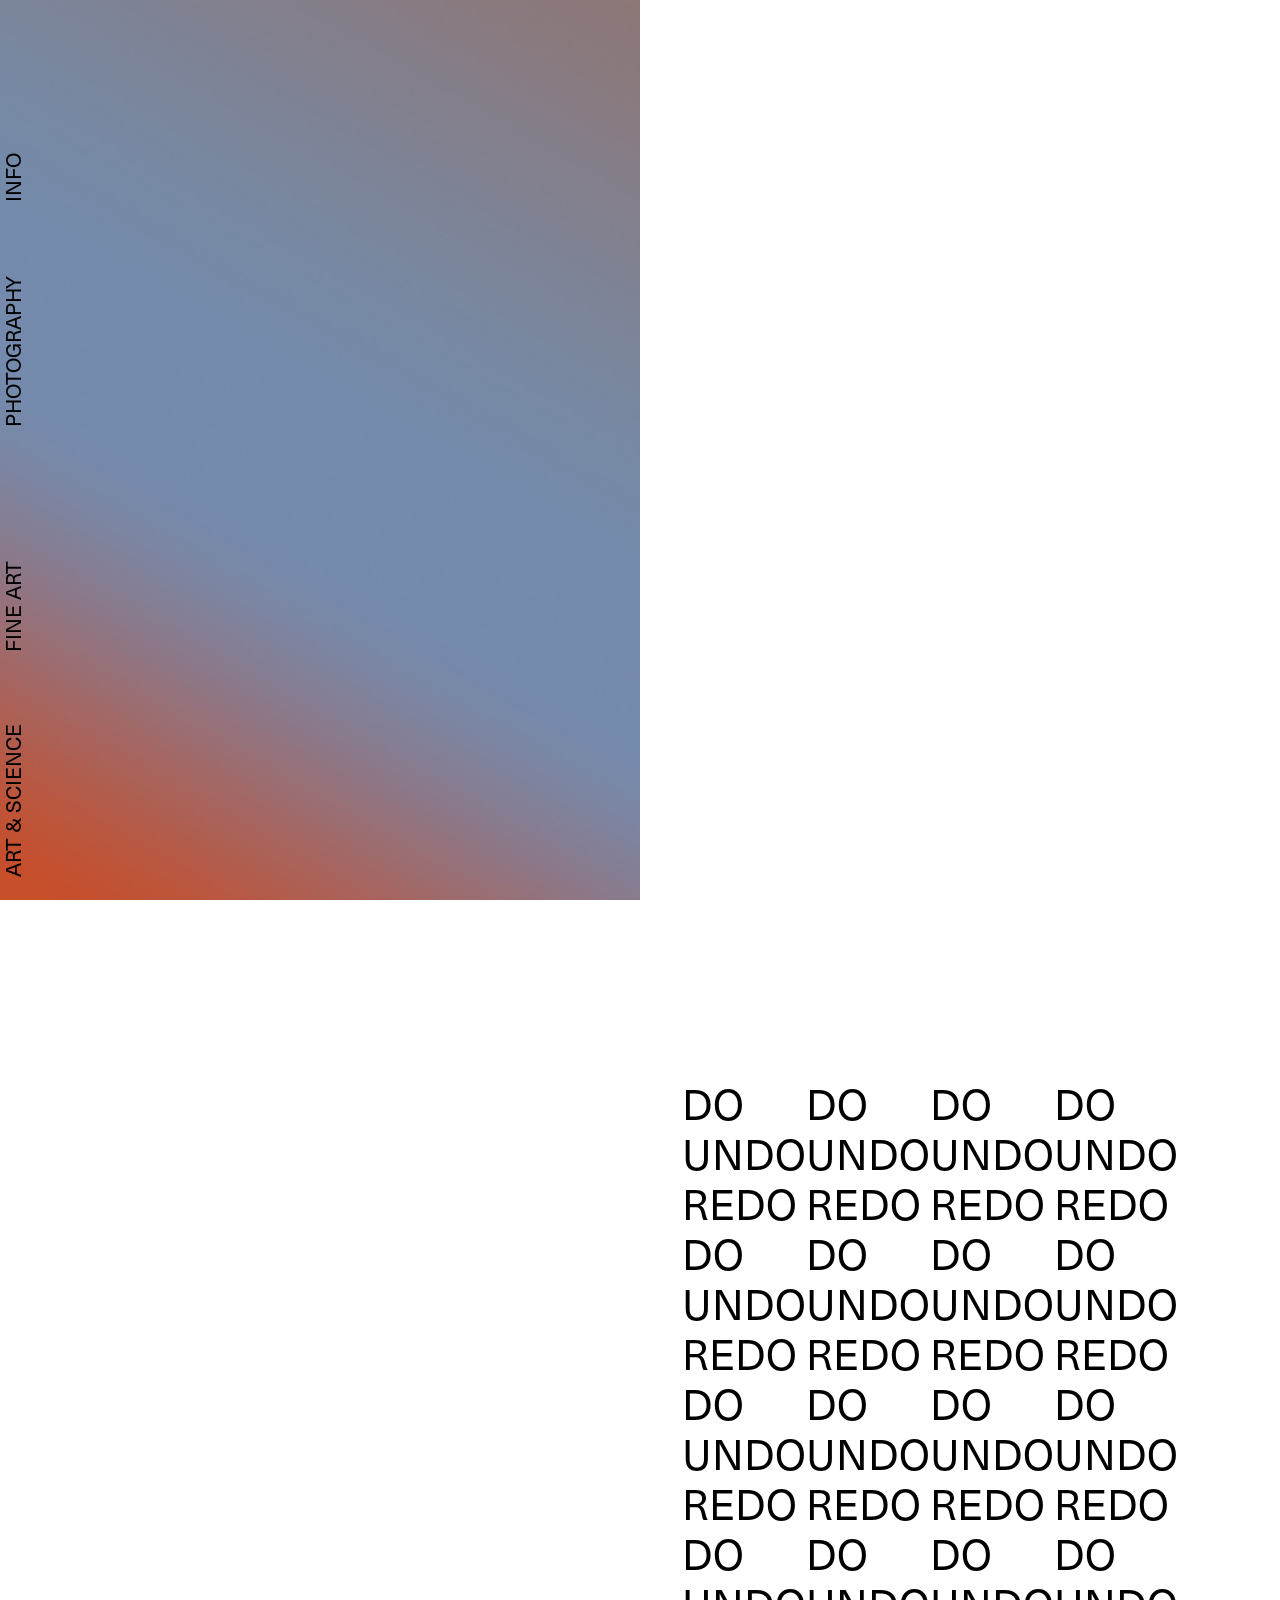
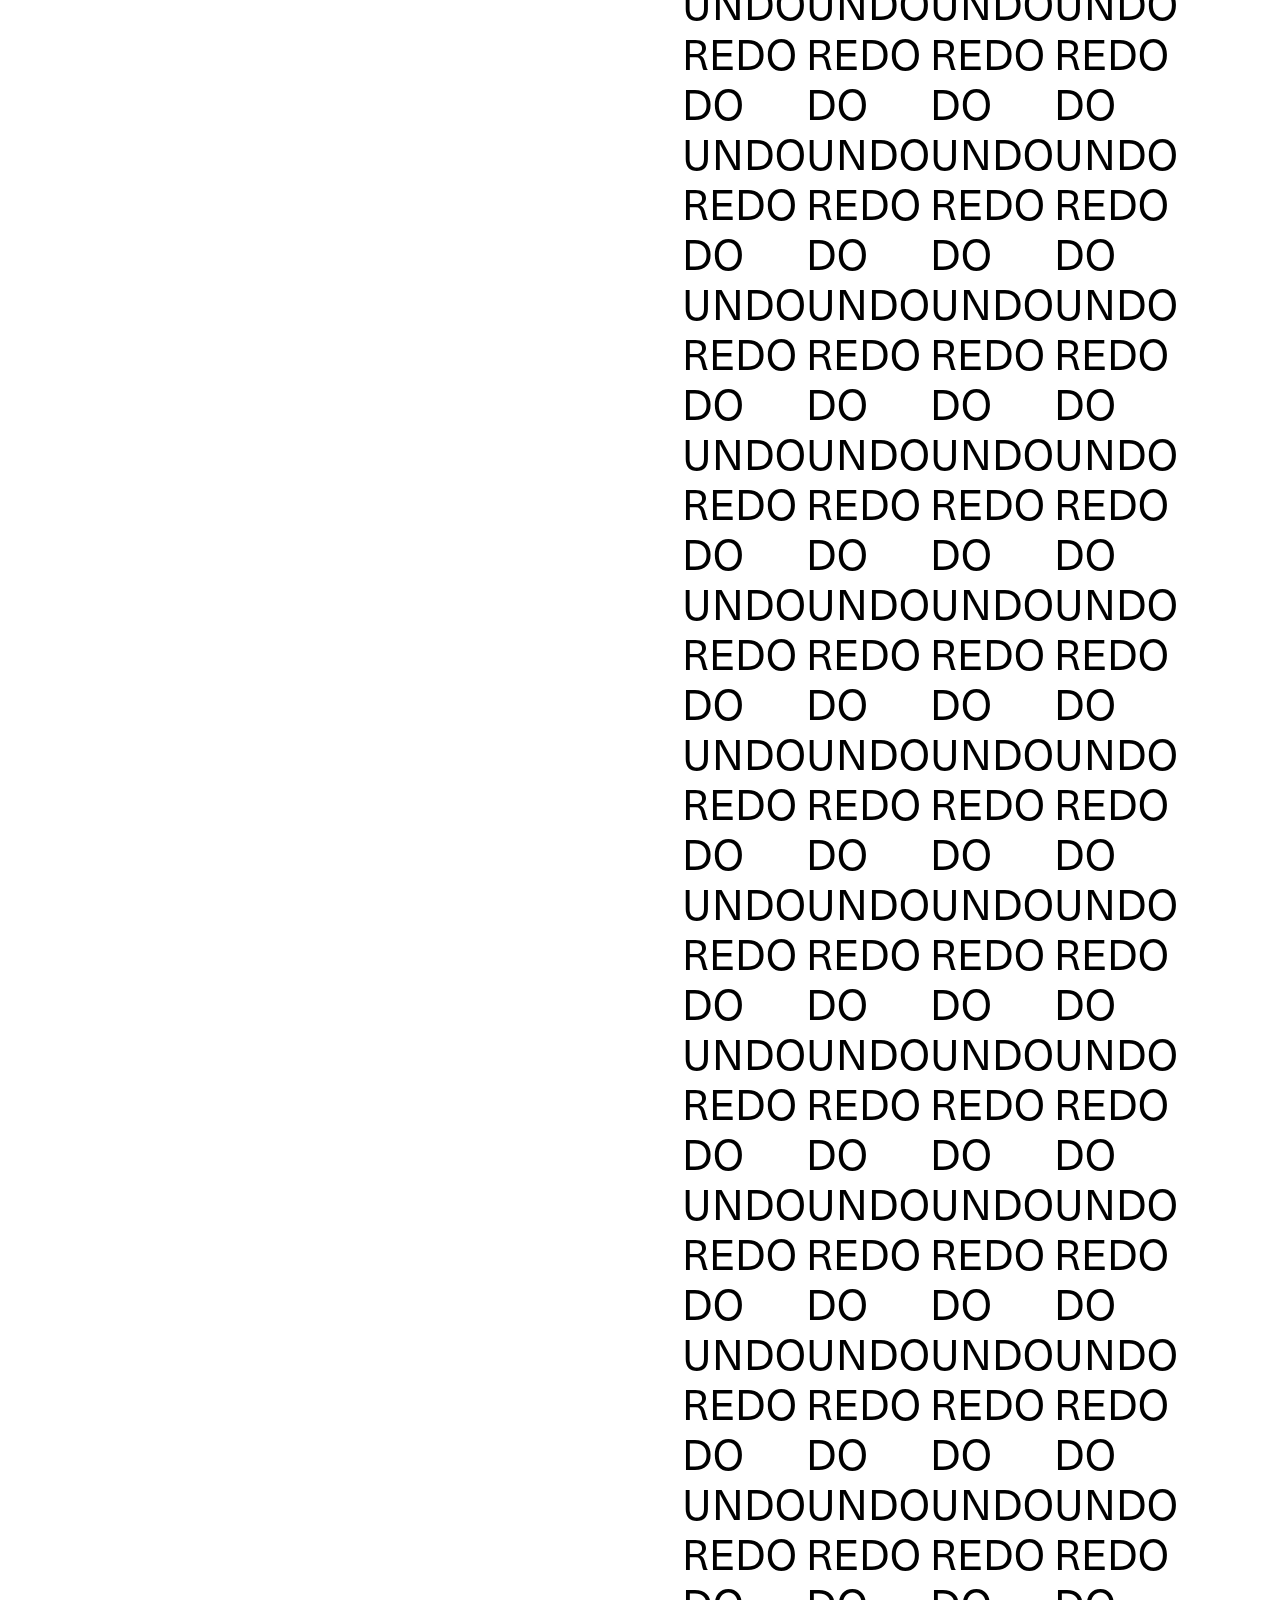
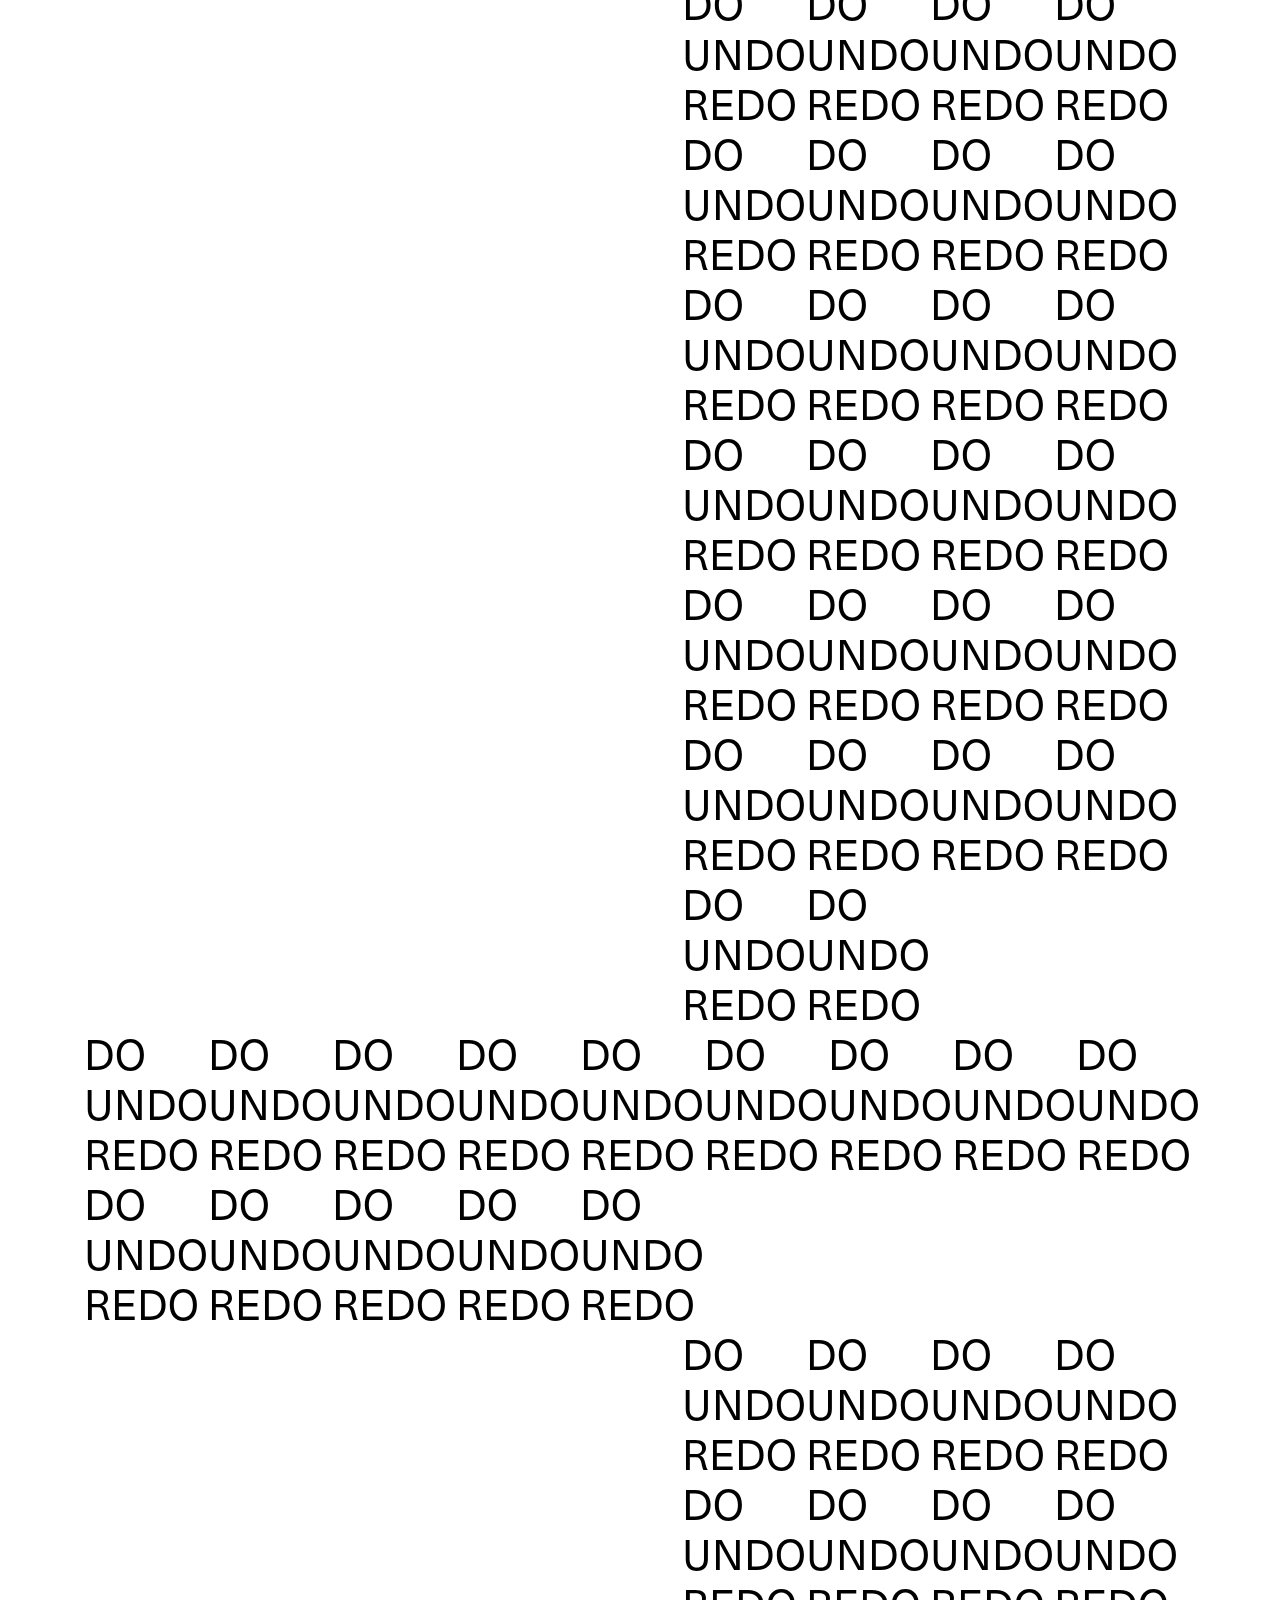
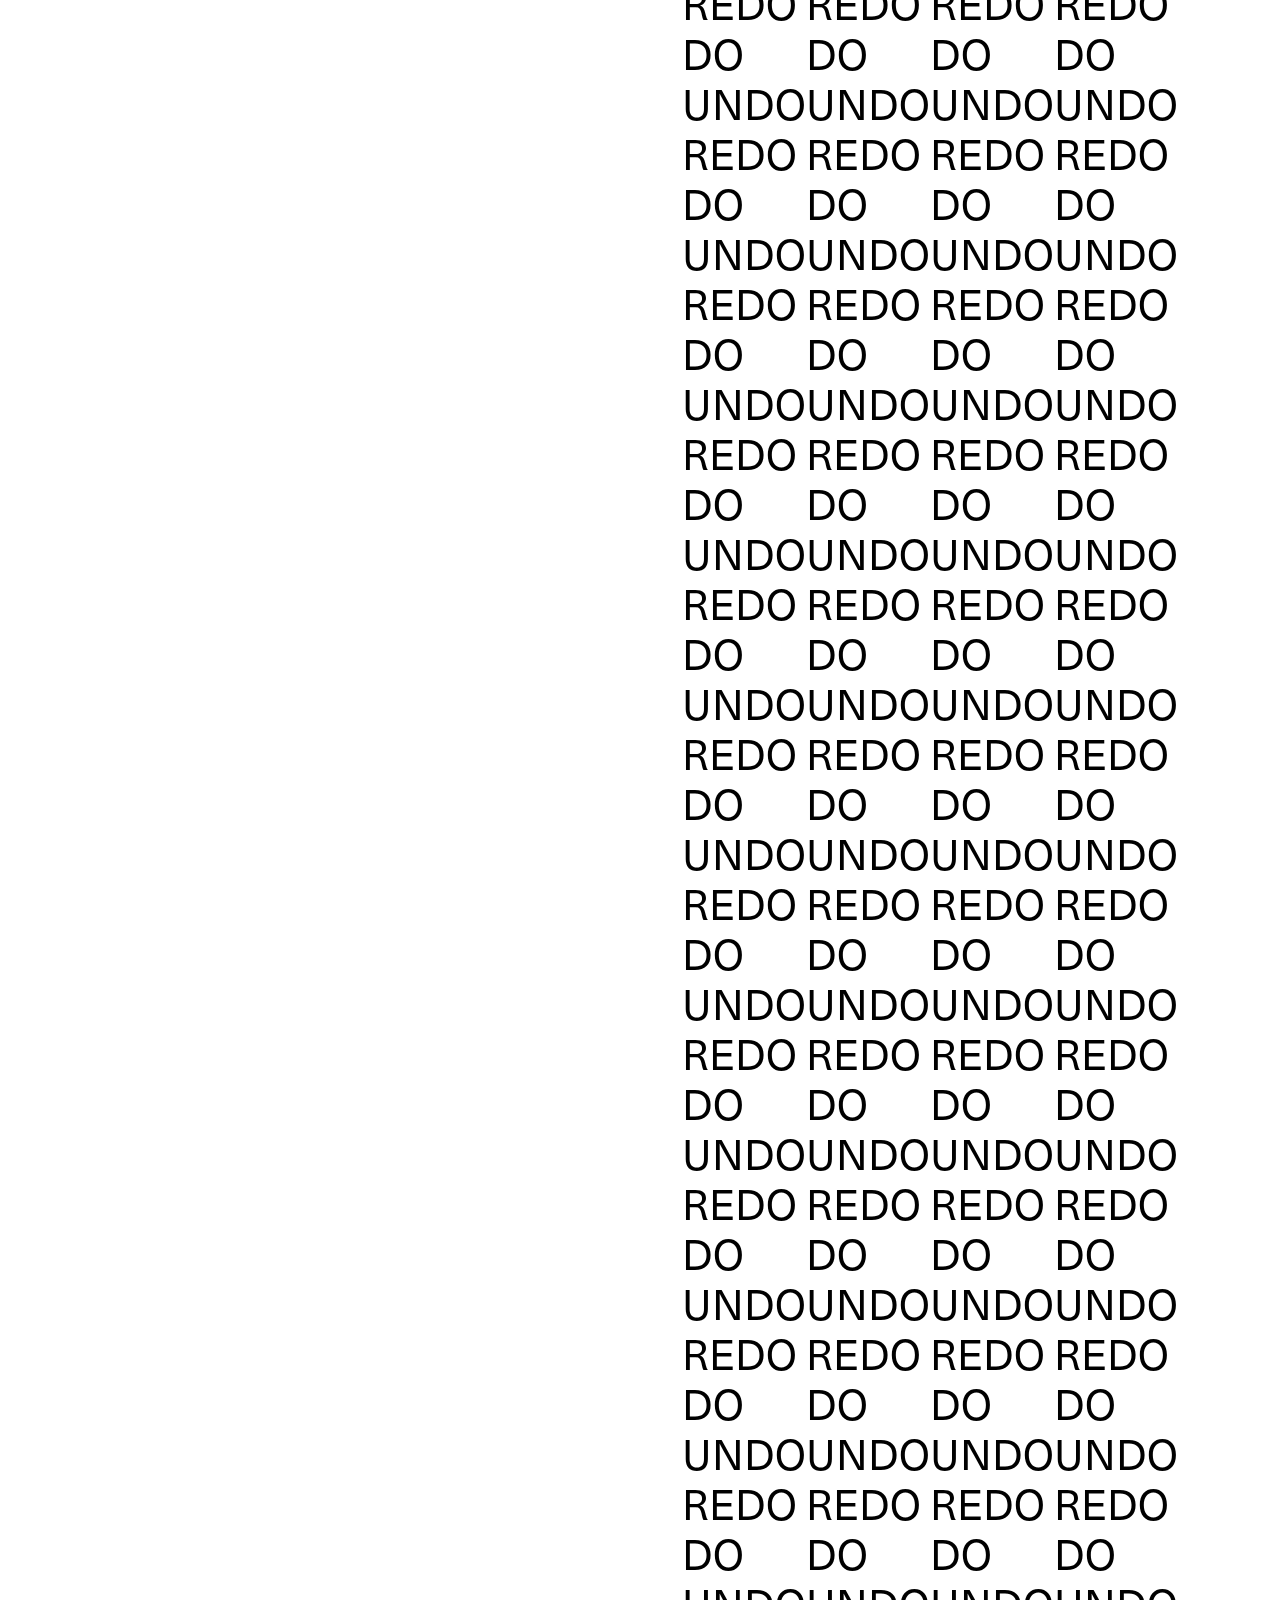
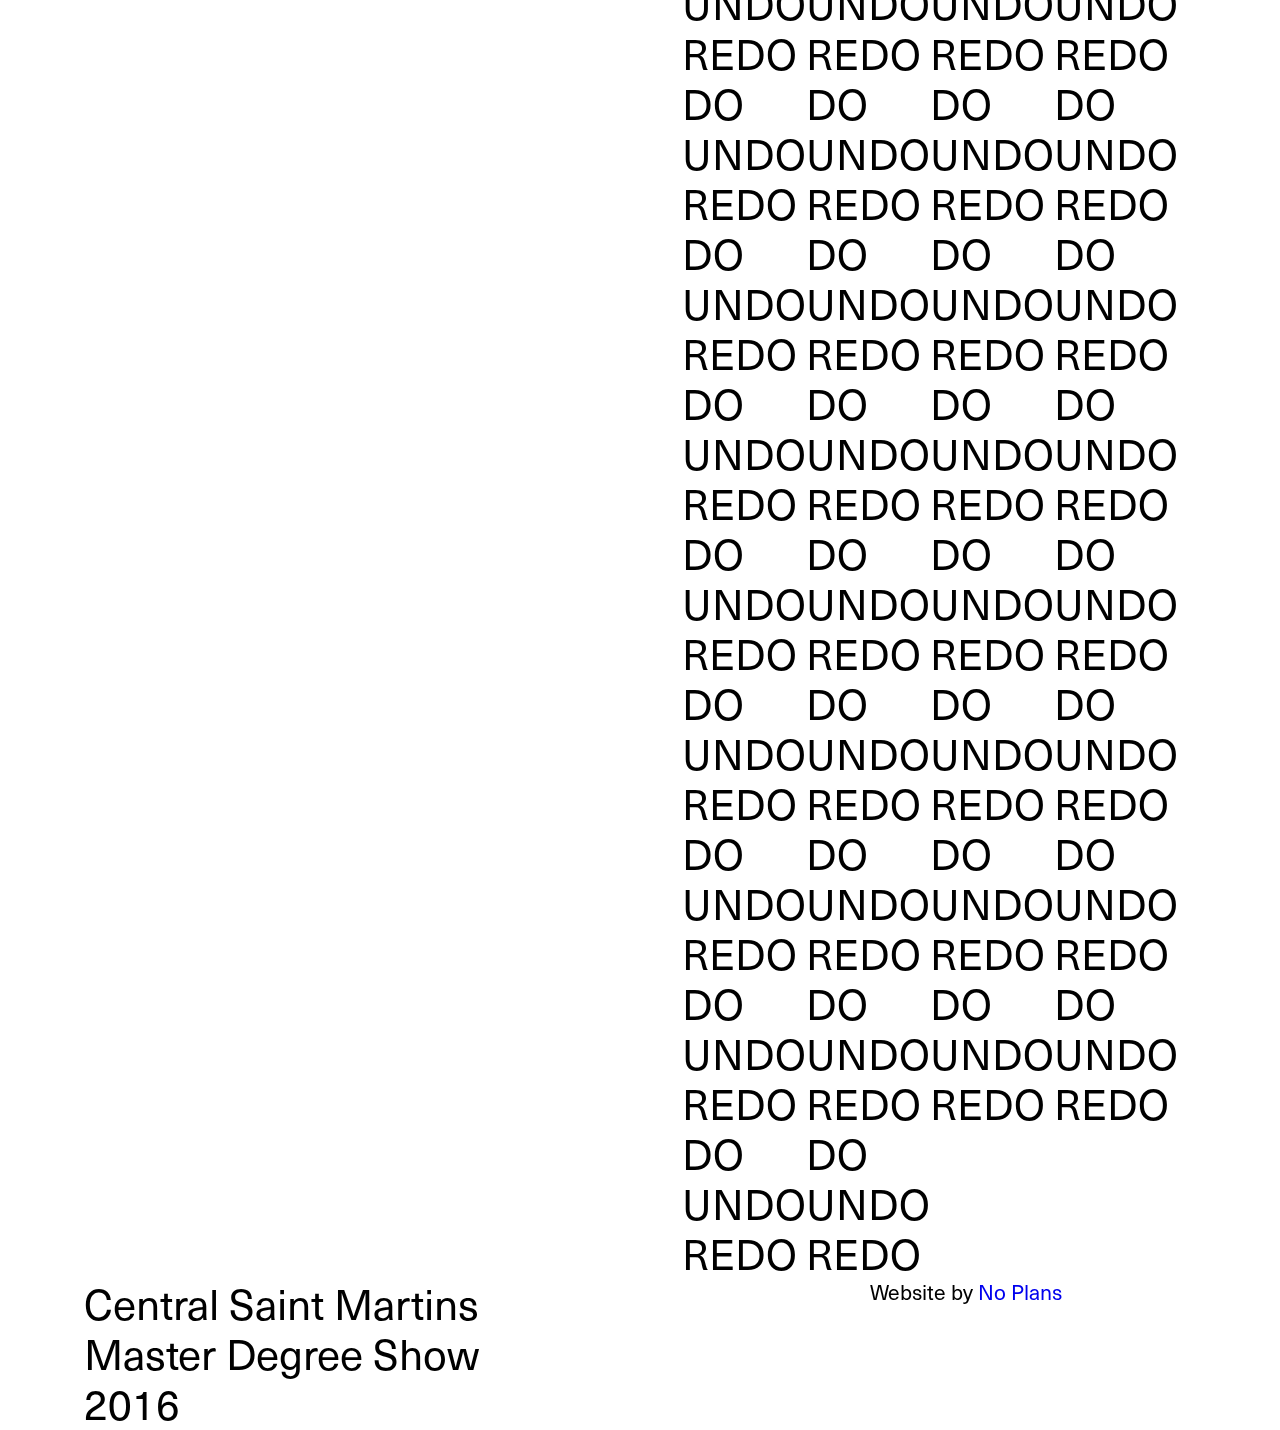
<file: Dev-160404-white/index.html>
<!DOCTYPE html>
<html lang="en">
<head>

  <meta http-equiv="Content-Type" content="text/html; charset=utf-8">

<!-- Main Information -->
  <title><!-- Page Title --></title>

  <meta name="description" content="<!-- add description -->">
  <meta name="keywords" content="<!-- add keywords -->">
  <meta name="author" content="No Plans">

<!-- Social Media -->
  <meta property="og:type" content="website" /> <!-- “website” is default, so only use this if other -->
  <meta property="og:url" content="<!-- add URL -->" />
  <meta property="og:title" content="<!-- add title -->" />
  <meta property="og:image" content="!-- add img URL -->" />
  <meta name="twitter:card" content="<!-- add description -->" />
  <meta name="twitter:site" content="<!-- add handle -->"/>
  <meta name="twitter:creator" content="<!-- add handle -->"/>


  <meta name="viewport" content="width=device-width, initial-scale=1, minimum-scale=1.0, maximum-scale=1.0, minimal-ui" />

<!-- Fav and touch icons -->
  <link rel="apple-touch-icon-precomposed" sizes="144x144" href="assets/ico/apple-touch-icon-144-precomposed.png">
  <link rel="apple-touch-icon-precomposed" sizes="114x114" href="assets/ico/apple-touch-icon-114-precomposed.png">
  <link rel="apple-touch-icon-precomposed" sizes="72x72" href="assets/ico/apple-touch-icon-72-precomposed.png">
  <link rel="apple-touch-icon-precomposed" href="assets/ico/apple-touch-icon-57-precomposed.png">
  <link rel="shortcut icon" href="assets/ico/favicon.png">

<!-- Style -->
  <meta name="viewport" content="width=device-width, initial-scale=1.0">
  <link rel="stylesheet" href="assets/css/framework.css" type="text/css">  
  <link rel="stylesheet" href="assets/css/animate.css" type="text/css">
  <link rel="stylesheet" href="assets/css/style.css" type="text/css">



<!-- Plugins -->
  <script src="assets/js/jquery-1.11.3.min.js"></script> <!-- find latest version on http://code.jquery.com/ -->
  <script src="assets/js/smoothscroll.js"></script>
  <script src="assets/js/scripts.js"></script>
  

    

    

</head>
<body>

  <nav class='main-menu'>
    <ul class='flex-container'>
      <li class='L-1-4'> 
        <a href="#art-and-science">Art & Science</a>
      </li>
      <li class='L-1-4'> 
        <a href="#fine-art">Fine Art</a>
      </li>
      <li class='L-1-4'> 
        <a href="#photography">Photography</a>
      </li>
      <li class='L-1-4'> 
        <a href="#main-info">Info</a>
      </li>
    </ul>
  </nav>

  <section id='main-info' class='main-info'>
    <h1 class=''>
      Central Saint Martins<br/>
      Master Degree Show<br/>
      2016
    </h1>
    <h1 class=''>
      Central Saint Martins<br/>
      Master Degree Show<br/>
      2016
    </h1>
    <h1 class=''>
      Central Saint Martins<br/>
      Master Degree Show<br/>
      2016
    </h1>
    <h1 class=''>
      Central Saint Martins<br/>
      Master Degree Show<br/>
      2016
    </h1>
    <h1 class=''>
      Central Saint Martins<br/>
      Master Degree Show<br/>
      2016
    </h1>
    <h1 class=''>
      Central Saint Martins<br/>
      Master Degree Show<br/>
      2016
    </h1>

  </section>

  <div class='main-content'>
    <div class='background'>
    </div>
    
    <section id='photography' class='float-container'>

      <ul class='students L-1-2'>
        <li class='row'>
          <div class='name'>
            My Name
          </div>
          <div class='link'>
            linkto.mywebsite.com
          </div>

          <div class='image'>
              <picture>
                <source 
                  media="(min-width: 650px)" 
                  srcset="content/images/0-L.jpg">
                <source 
                  media="(max-width: 649px)" 
                  srcset="content/images/0-S.jpg">
                <img 
                  src="content/images/0-L.jpg" 
                  alt="artist">
              </picture>
              <picture>
                <source 
                  media="(min-width: 650px)" 
                  srcset="content/images/0-L.jpg">
                <source 
                  media="(max-width: 649px)" 
                  srcset="content/images/0-S.jpg">
                <img 
                  src="content/images/0-L.jpg" 
                  alt="artist">
              </picture>
          </div>
        </li>
        <li class='row'>
          <div class='name'>
            Next Name
          </div>
          <div class='link'>
            www.mywebsite.com
          </div>

          <div class='image'>
              <picture>
                <source 
                  media="(min-width: 650px)" 
                  srcset="content/images/2-L.jpg">
                <source 
                  media="(max-width: 649px)" 
                  srcset="content/images/2-S.jpg">
                <img 
                  src="content/images/2-L.jpg" 
                  alt="artist">
              </picture>
              <picture>
                <source 
                  media="(min-width: 650px)" 
                  srcset="content/images/2-L.jpg">
                <source 
                  media="(max-width: 649px)" 
                  srcset="content/images/2-S.jpg">
                <img 
                  src="content/images/2-L.jpg" 
                  alt="artist">
              </picture>
          </div>
        </li>
        <li class='row'>
          <div class='name'>
            Amet Adipiscing
          </div>
          <div class='link'>
            linkto.ametadipiscing.com
          </div>
          <div class='image'>
              <picture>
                <source 
                  media="(min-width: 650px)" 
                  srcset="content/images/0-L.jpg">
                <source 
                  media="(max-width: 649px)" 
                  srcset="content/images/0-S.jpg">
                <img 
                  src="content/images/0-L.jpg" 
                  alt="artist">
              </picture>
              <picture>
                <source 
                  media="(min-width: 650px)" 
                  srcset="content/images/0-L.jpg">
                <source 
                  media="(max-width: 649px)" 
                  srcset="content/images/0-S.jpg">
                <img 
                  src="content/images/0-L.jpg" 
                  alt="artist">
              </picture>
          </div>
        </li>
        <li class='row'>
          <div class='name'>
            Chetiya
          </div>

          <div class='contact'>
            contact@me.com
          </div>
          <div class='image'>
              <picture>
                <source 
                  media="(min-width: 650px)" 
                  srcset="content/images/2-L.jpg">
                <source 
                  media="(max-width: 649px)" 
                  srcset="content/images/2-S.jpg">
                <img 
                  src="content/images/2-L.jpg" 
                  alt="artist">
              </picture>
              <picture>
                <source 
                  media="(min-width: 650px)" 
                  srcset="content/images/2-L.jpg">
                <source 
                  media="(max-width: 649px)" 
                  srcset="content/images/2-S.jpg">
                <img 
                  src="content/images/2-L.jpg" 
                  alt="artist">
              </picture>
          </div>
        </li>
        <li class='row'>
          <div class='name'>
            My Name
          </div>

          <div class='contact'>
            contact@me.com
          </div>
          <div class='image'>
              <picture>
                <source 
                  media="(min-width: 650px)" 
                  srcset="content/images/apples-L.jpg">
                <source 
                  media="(max-width: 649px)" 
                  srcset="content/images/apples-S.jpg">
                <img 
                  src="content/images/apples-L.jpg" 
                  alt="artist">
              </picture>
              <picture>
                <source 
                  media="(min-width: 650px)" 
                  srcset="content/images/2-L.jpg">
                <source 
                  media="(max-width: 649px)" 
                  srcset="content/images/2-S.jpg">
                <img 
                  src="content/images/2-L.jpg" 
                  alt="artist">
              </picture>
          </div>
        </li>
                <li class='row'>
          <div class='name'>
            My Name
          </div>
          <div class='link'>
            linkto.mywebsite.com
          </div>
          <div class='contact'>
            contact@me.com
          </div>
          <div class='image'>
              <picture>
                <source 
                  media="(min-width: 650px)" 
                  srcset="content/images/0-L.jpg">
                <source 
                  media="(max-width: 649px)" 
                  srcset="content/images/0-S.jpg">
                <img 
                  src="content/images/0-L.jpg" 
                  alt="artist">
              </picture>
              <picture>
                <source 
                  media="(min-width: 650px)" 
                  srcset="content/images/0-L.jpg">
                <source 
                  media="(max-width: 649px)" 
                  srcset="content/images/0-S.jpg">
                <img 
                  src="content/images/0-L.jpg" 
                  alt="artist">
              </picture>
          </div>
        </li>
        <li class='row'>
          <div class='name'>
            Next Name
          </div>
          <div class='link'>
            www.mywebsite.com
          </div>
          <div class='contact'>
            contact@me.com
          </div>
          <div class='image'>
              <picture>
                <source 
                  media="(min-width: 650px)" 
                  srcset="content/images/2-L.jpg">
                <source 
                  media="(max-width: 649px)" 
                  srcset="content/images/2-S.jpg">
                <img 
                  src="content/images/2-L.jpg" 
                  alt="artist">
              </picture>
              <picture>
                <source 
                  media="(min-width: 650px)" 
                  srcset="content/images/2-L.jpg">
                <source 
                  media="(max-width: 649px)" 
                  srcset="content/images/2-S.jpg">
                <img 
                  src="content/images/2-L.jpg" 
                  alt="artist">
              </picture>
          </div>
        </li>
        <li class='row'>
          <div class='name'>
            Amet Adipiscing
          </div>
          <div class='link'>
            linkto.ametadipiscing.com
          </div>
          <div class='contact'>
            contact@me.com
          </div>
          <div class='image'>
              <picture>
                <source 
                  media="(min-width: 650px)" 
                  srcset="content/images/0-L.jpg">
                <source 
                  media="(max-width: 649px)" 
                  srcset="content/images/0-S.jpg">
                <img 
                  src="content/images/0-L.jpg" 
                  alt="artist">
              </picture>
              <picture>
                <source 
                  media="(min-width: 650px)" 
                  srcset="content/images/0-L.jpg">
                <source 
                  media="(max-width: 649px)" 
                  srcset="content/images/0-S.jpg">
                <img 
                  src="content/images/0-L.jpg" 
                  alt="artist">
              </picture>
          </div>
        </li>
        <li class='row'>
          <div class='name'>
            My Name
          </div>
          <div class='link'>
            linkto.mywebsite.com
          </div>
          <div class='contact'>
            contact@me.com
          </div>
          <div class='image'>
              <picture>
                <source 
                  media="(min-width: 650px)" 
                  srcset="content/images/2-L.jpg">
                <source 
                  media="(max-width: 649px)" 
                  srcset="content/images/2-S.jpg">
                <img 
                  src="content/images/2-L.jpg" 
                  alt="artist">
              </picture>
              <picture>
                <source 
                  media="(min-width: 650px)" 
                  srcset="content/images/2-L.jpg">
                <source 
                  media="(max-width: 649px)" 
                  srcset="content/images/2-S.jpg">
                <img 
                  src="content/images/2-L.jpg" 
                  alt="artist">
              </picture>
          </div>
        </li>
        <li class='row'>
          <div class='name'>
            My Name
          </div>
          <div class='link'>
            linkto.mywebsite.com
          </div>
          <div class='contact'>
            contact@me.com
          </div>
          <div class='image'>
              <picture>
                <source 
                  media="(min-width: 650px)" 
                  srcset="content/images/apples-L.jpg">
                <source 
                  media="(max-width: 649px)" 
                  srcset="content/images/apples-S.jpg">
                <img 
                  src="content/images/apples-L.jpg" 
                  alt="artist">
              </picture>
              <picture>
                <source 
                  media="(min-width: 650px)" 
                  srcset="content/images/2-L.jpg">
                <source 
                  media="(max-width: 649px)" 
                  srcset="content/images/2-S.jpg">
                <img 
                  src="content/images/2-L.jpg" 
                  alt="artist">
              </picture>
          </div>
        </li>
                <li class='row'>
          <div class='name'>
            My Name
          </div>
          <div class='link'>
            linkto.mywebsite.com
          </div>
          <div class='contact'>
            contact@me.com
          </div>
          <div class='image'>
              <picture>
                <source 
                  media="(min-width: 650px)" 
                  srcset="content/images/0-L.jpg">
                <source 
                  media="(max-width: 649px)" 
                  srcset="content/images/0-S.jpg">
                <img 
                  src="content/images/0-L.jpg" 
                  alt="artist">
              </picture>
              <picture>
                <source 
                  media="(min-width: 650px)" 
                  srcset="content/images/0-L.jpg">
                <source 
                  media="(max-width: 649px)" 
                  srcset="content/images/0-S.jpg">
                <img 
                  src="content/images/0-L.jpg" 
                  alt="artist">
              </picture>
          </div>
        </li>
        <li class='row'>
          <div class='name'>
            Next Name
          </div>
          <div class='link'>
            www.mywebsite.com
          </div>
          <div class='contact'>
            contact@me.com
          </div>
          <div class='image'>
              <picture>
                <source 
                  media="(min-width: 650px)" 
                  srcset="content/images/2-L.jpg">
                <source 
                  media="(max-width: 649px)" 
                  srcset="content/images/2-S.jpg">
                <img 
                  src="content/images/2-L.jpg" 
                  alt="artist">
              </picture>
              <picture>
                <source 
                  media="(min-width: 650px)" 
                  srcset="content/images/2-L.jpg">
                <source 
                  media="(max-width: 649px)" 
                  srcset="content/images/2-S.jpg">
                <img 
                  src="content/images/2-L.jpg" 
                  alt="artist">
              </picture>
          </div>
        </li>
        <li class='row'>
          <div class='name'>
            Amet Adipiscing
          </div>
          <div class='link'>
            linkto.ametadipiscing.com
          </div>
          <div class='contact'>
            contact@me.com
          </div>
          <div class='image'>
              <picture>
                <source 
                  media="(min-width: 650px)" 
                  srcset="content/images/0-L.jpg">
                <source 
                  media="(max-width: 649px)" 
                  srcset="content/images/0-S.jpg">
                <img 
                  src="content/images/0-L.jpg" 
                  alt="artist">
              </picture>
              <picture>
                <source 
                  media="(min-width: 650px)" 
                  srcset="content/images/0-L.jpg">
                <source 
                  media="(max-width: 649px)" 
                  srcset="content/images/0-S.jpg">
                <img 
                  src="content/images/0-L.jpg" 
                  alt="artist">
              </picture>
          </div>
        </li>
        <li class='row'>
          <div class='name'>
            My Name
          </div>
          <div class='link'>
            linkto.mywebsite.com
          </div>
          <div class='contact'>
            contact@me.com
          </div>
          <div class='image'>
              <picture>
                <source 
                  media="(min-width: 650px)" 
                  srcset="content/images/2-L.jpg">
                <source 
                  media="(max-width: 649px)" 
                  srcset="content/images/2-S.jpg">
                <img 
                  src="content/images/2-L.jpg" 
                  alt="artist">
              </picture>
              <picture>
                <source 
                  media="(min-width: 650px)" 
                  srcset="content/images/2-L.jpg">
                <source 
                  media="(max-width: 649px)" 
                  srcset="content/images/2-S.jpg">
                <img 
                  src="content/images/2-L.jpg" 
                  alt="artist">
              </picture>
          </div>
        </li>
        <li class='row'>
          <div class='name'>
            My Name
          </div>
          <div class='link'>
            linkto.mywebsite.com
          </div>
          <div class='contact'>
            contact@me.com
          </div>
          <div class='image'>
              <picture>
                <source 
                  media="(min-width: 650px)" 
                  srcset="content/images/apples-L.jpg">
                <source 
                  media="(max-width: 649px)" 
                  srcset="content/images/apples-S.jpg">
                <img 
                  src="content/images/apples-L.jpg" 
                  alt="artist">
              </picture>
              <picture>
                <source 
                  media="(min-width: 650px)" 
                  srcset="content/images/apples-L.jpg">
                <source 
                  media="(max-width: 649px)" 
                  srcset="content/images/apples-S.jpg">
                <img 
                  src="content/images/apples-L.jpg" 
                  alt="artist">
              </picture>
          </div>
        </li>
                <li class='row'>
          <div class='name'>
            My Name
          </div>
          <div class='link'>
            linkto.mywebsite.com
          </div>
          <div class='contact'>
            contact@me.com
          </div>
          <div class='image'>
              <picture>
                <source 
                  media="(min-width: 650px)" 
                  srcset="content/images/0-L.jpg">
                <source 
                  media="(max-width: 649px)" 
                  srcset="content/images/0-S.jpg">
                <img 
                  src="content/images/0-L.jpg" 
                  alt="artist">
              </picture>
              <picture>
                <source 
                  media="(min-width: 650px)" 
                  srcset="content/images/0-L.jpg">
                <source 
                  media="(max-width: 649px)" 
                  srcset="content/images/0-S.jpg">
                <img 
                  src="content/images/0-L.jpg" 
                  alt="artist">
              </picture>
          </div>
        </li>
        <li class='row'>
          <div class='name'>
            Next Name
          </div>
          <div class='link'>
            www.mywebsite.com
          </div>
          <div class='contact'>
            contact@me.com
          </div>
          <div class='image'>
              <picture>
                <source 
                  media="(min-width: 650px)" 
                  srcset="content/images/2-L.jpg">
                <source 
                  media="(max-width: 649px)" 
                  srcset="content/images/2-S.jpg">
                <img 
                  src="content/images/2-L.jpg" 
                  alt="artist">
              </picture>
              <picture>
                <source 
                  media="(min-width: 650px)" 
                  srcset="content/images/2-L.jpg">
                <source 
                  media="(max-width: 649px)" 
                  srcset="content/images/2-S.jpg">
                <img 
                  src="content/images/2-L.jpg" 
                  alt="artist">
              </picture>
          </div>
        </li>
        <li class='row'>
          <div class='name'>
            Amet Adipiscing
          </div>
          <div class='link'>
            linkto.ametadipiscing.com
          </div>
          <div class='contact'>
            contact@me.com
          </div>
          <div class='image'>
              <picture>
                <source 
                  media="(min-width: 650px)" 
                  srcset="content/images/0-L.jpg">
                <source 
                  media="(max-width: 649px)" 
                  srcset="content/images/0-S.jpg">
                <img 
                  src="content/images/0-L.jpg" 
                  alt="artist">
              </picture>
              <picture>
                <source 
                  media="(min-width: 650px)" 
                  srcset="content/images/0-L.jpg">
                <source 
                  media="(max-width: 649px)" 
                  srcset="content/images/0-S.jpg">
                <img 
                  src="content/images/0-L.jpg" 
                  alt="artist">
              </picture>
          </div>
        </li>
        <li class='row'>
          <div class='name'>
            My Name
          </div>
          <div class='link'>
            linkto.mywebsite.com
          </div>
          <div class='contact'>
            contact@me.com
          </div>
          <div class='image'>
              <picture>
                <source 
                  media="(min-width: 650px)" 
                  srcset="content/images/2-L.jpg">
                <source 
                  media="(max-width: 649px)" 
                  srcset="content/images/2-S.jpg">
                <img 
                  src="content/images/2-L.jpg" 
                  alt="artist">
              </picture>
              <picture>
                <source 
                  media="(min-width: 650px)" 
                  srcset="content/images/2-L.jpg">
                <source 
                  media="(max-width: 649px)" 
                  srcset="content/images/2-S.jpg">
                <img 
                  src="content/images/2-L.jpg" 
                  alt="artist">
              </picture>
          </div>
        </li>
        <li class='row'>
          <div class='name'>
            My Name
          </div>
          <div class='link'>
            linkto.mywebsite.com
          </div>
          <div class='contact'>
            contact@me.com
          </div>
          <div class='image'>
              <picture>
                <source 
                  media="(min-width: 650px)" 
                  srcset="content/images/apples-L.jpg">
                <source 
                  media="(max-width: 649px)" 
                  srcset="content/images/apples-S.jpg">
                <img 
                  src="content/images/apples-L.jpg" 
                  alt="artist">
              </picture>
              <picture>
                <source 
                  media="(min-width: 650px)" 
                  srcset="content/images/apples-L.jpg">
                <source 
                  media="(max-width: 649px)" 
                  srcset="content/images/apples-S.jpg">
                <img 
                  src="content/images/apples-L.jpg" 
                  alt="artist">
              </picture>
          </div>
        </li>
      </ul>

      <h1 class='pattern flex-left-container L-1-2'>
        <span class='unit'>
          DO<br/>
          UNDO<br/>
          REDO<br/>
        </span>
        <span class='unit'>
          DO<br/>
          UNDO<br/>
          REDO<br/>
        </span>
        <span class='unit'>
          DO<br/>
          UNDO<br/>
          REDO<br/>
        </span>
        <span class='unit'>
          DO<br/>
          UNDO<br/>
          REDO<br/>
        </span>
        <span class='unit'>
          DO<br/>
          UNDO<br/>
          REDO<br/>
        </span>
        <span class='unit'>
          DO<br/>
          UNDO<br/>
          REDO<br/>
        </span>
        <span class='unit'>
          DO<br/>
          UNDO<br/>
          REDO<br/>
        </span>
        <span class='unit'>
          DO<br/>
          UNDO<br/>
          REDO<br/>
        </span>
        <span class='unit'>
          DO<br/>
          UNDO<br/>
          REDO<br/>
        </span>
        <span class='unit'>
          DO<br/>
          UNDO<br/>
          REDO<br/>
        </span>
        <span class='unit'>
          DO<br/>
          UNDO<br/>
          REDO<br/>
        </span>
        <span class='unit'>
          DO<br/>
          UNDO<br/>
          REDO<br/>
        </span>
        <span class='unit'>
          DO<br/>
          UNDO<br/>
          REDO<br/>
        </span>
        <span class='unit'>
          DO<br/>
          UNDO<br/>
          REDO<br/>
        </span>
        <span class='unit'>
          DO<br/>
          UNDO<br/>
          REDO<br/>
        </span>
        <span class='unit'>
          DO<br/>
          UNDO<br/>
          REDO<br/>
        </span>
        <span class='unit'>
          DO<br/>
          UNDO<br/>
          REDO<br/>
        </span>
        <span class='unit'>
          DO<br/>
          UNDO<br/>
          REDO<br/>
        </span>
        <span class='unit'>
          DO<br/>
          UNDO<br/>
          REDO<br/>
        </span>
        <span class='unit'>
          DO<br/>
          UNDO<br/>
          REDO<br/>
        </span>
        <span class='unit'>
          DO<br/>
          UNDO<br/>
          REDO<br/>
        </span>
        <span class='unit'>
          DO<br/>
          UNDO<br/>
          REDO<br/>
        </span>
        <span class='unit'>
          DO<br/>
          UNDO<br/>
          REDO<br/>
        </span>
        <span class='unit'>
          DO<br/>
          UNDO<br/>
          REDO<br/>
        </span>
        <span class='unit'>
          DO<br/>
          UNDO<br/>
          REDO<br/>
        </span>
        <span class='unit'>
          DO<br/>
          UNDO<br/>
          REDO<br/>
        </span>
        <span class='unit'>
          DO<br/>
          UNDO<br/>
          REDO<br/>
        </span>
        <span class='unit'>
          DO<br/>
          UNDO<br/>
          REDO<br/>
        </span>
        <span class='unit'>
          DO<br/>
          UNDO<br/>
          REDO<br/>
        </span>
        <span class='unit'>
          DO<br/>
          UNDO<br/>
          REDO<br/>
        </span>
        <span class='unit'>
          DO<br/>
          UNDO<br/>
          REDO<br/>
        </span>
        <span class='unit'>
          DO<br/>
          UNDO<br/>
          REDO<br/>
        </span>
        <span class='unit'>
          DO<br/>
          UNDO<br/>
          REDO<br/>
        </span>
        <span class='unit'>
          DO<br/>
          UNDO<br/>
          REDO<br/>
        </span>
        <span class='unit'>
          DO<br/>
          UNDO<br/>
          REDO<br/>
        </span>
        <span class='unit'>
          DO<br/>
          UNDO<br/>
          REDO<br/>
        </span>
        <span class='unit'>
          DO<br/>
          UNDO<br/>
          REDO<br/>
        </span>
        <span class='unit'>
          DO<br/>
          UNDO<br/>
          REDO<br/>
        </span>
        <span class='unit'>
          DO<br/>
          UNDO<br/>
          REDO<br/>
        </span>
        <span class='unit'>
          DO<br/>
          UNDO<br/>
          REDO<br/>
        </span>
        <span class='unit'>
          DO<br/>
          UNDO<br/>
          REDO<br/>
        </span>
        <span class='unit'>
          DO<br/>
          UNDO<br/>
          REDO<br/>
        </span>
        <span class='unit'>
          DO<br/>
          UNDO<br/>
          REDO<br/>
        </span>
        <span class='unit'>
          DO<br/>
          UNDO<br/>
          REDO<br/>
        </span>
        <span class='unit'>
          DO<br/>
          UNDO<br/>
          REDO<br/>
        </span>
        <span class='unit'>
          DO<br/>
          UNDO<br/>
          REDO<br/>
        </span>
        <span class='unit'>
          DO<br/>
          UNDO<br/>
          REDO<br/>
        </span>
        <span class='unit'>
          DO<br/>
          UNDO<br/>
          REDO<br/>
        </span>
        <span class='unit'>
          DO<br/>
          UNDO<br/>
          REDO<br/>
        </span>
        <span class='unit'>
          DO<br/>
          UNDO<br/>
          REDO<br/>
        </span>
        <span class='unit'>
          DO<br/>
          UNDO<br/>
          REDO<br/>
        </span>
        <span class='unit'>
          DO<br/>
          UNDO<br/>
          REDO<br/>
        </span>
        <span class='unit'>
          DO<br/>
          UNDO<br/>
          REDO<br/>
        </span>
        <span class='unit'>
          DO<br/>
          UNDO<br/>
          REDO<br/>
        </span>
        <span class='unit'>
          DO<br/>
          UNDO<br/>
          REDO<br/>
        </span>
        <span class='unit'>
          DO<br/>
          UNDO<br/>
          REDO<br/>
        </span>
        <span class='unit'>
          DO<br/>
          UNDO<br/>
          REDO<br/>
        </span>
        <span class='unit'>
          DO<br/>
          UNDO<br/>
          REDO<br/>
        </span>
        <span class='unit'>
          DO<br/>
          UNDO<br/>
          REDO<br/>
        </span>
        <span class='unit'>
          DO<br/>
          UNDO<br/>
          REDO<br/>
        </span>
        <span class='unit'>
          DO<br/>
          UNDO<br/>
          REDO<br/>
        </span>
        <span class='unit'>
          DO<br/>
          UNDO<br/>
          REDO<br/>
        </span>
        <span class='unit'>
          DO<br/>
          UNDO<br/>
          REDO<br/>
        </span>
        <span class='unit'>
          DO<br/>
          UNDO<br/>
          REDO<br/>
        </span>
        <span class='unit'>
          DO<br/>
          UNDO<br/>
          REDO<br/>
        </span>
        <span class='unit'>
          DO<br/>
          UNDO<br/>
          REDO<br/>
        </span>
        <span class='unit'>
          DO<br/>
          UNDO<br/>
          REDO<br/>
        </span>
        <span class='unit'>
          DO<br/>
          UNDO<br/>
          REDO<br/>
        </span>
        <span class='unit'>
          DO<br/>
          UNDO<br/>
          REDO<br/>
        </span>
        <span class='unit'>
          DO<br/>
          UNDO<br/>
          REDO<br/>
        </span>
        <span class='unit'>
          DO<br/>
          UNDO<br/>
          REDO<br/>
        </span>
        <span class='unit'>
          DO<br/>
          UNDO<br/>
          REDO<br/>
        </span>
                <span class='unit'>
          DO<br/>
          UNDO<br/>
          REDO<br/>
        </span>
        <span class='unit'>
          DO<br/>
          UNDO<br/>
          REDO<br/>
        </span>
        <span class='unit'>
          DO<br/>
          UNDO<br/>
          REDO<br/>
        </span>
        <span class='unit'>
          DO<br/>
          UNDO<br/>
          REDO<br/>
        </span>
        <span class='unit'>
          DO<br/>
          UNDO<br/>
          REDO<br/>
        </span>
        <span class='unit'>
          DO<br/>
          UNDO<br/>
          REDO<br/>
        </span>
        <span class='unit'>
          DO<br/>
          UNDO<br/>
          REDO<br/>
        </span>
        <span class='unit'>
          DO<br/>
          UNDO<br/>
          REDO<br/>
        </span>
        <span class='unit'>
          DO<br/>
          UNDO<br/>
          REDO<br/>
        </span>
        <span class='unit'>
          DO<br/>
          UNDO<br/>
          REDO<br/>
        </span>
      </h1>
    </section>

    <section id='fine-art' class='float-container'>
          <h1 class='pattern flex-left-container L-1-1'>
        <span class='unit'>
          DO<br/>
          UNDO<br/>
          REDO<br/>
        </span>
        <span class='unit'>
          DO<br/>
          UNDO<br/>
          REDO<br/>
        </span>
        <span class='unit'>
          DO<br/>
          UNDO<br/>
          REDO<br/>
        </span>
        <span class='unit'>
          DO<br/>
          UNDO<br/>
          REDO<br/>
        </span>
        <span class='unit'>
          DO<br/>
          UNDO<br/>
          REDO<br/>
        </span>
        <span class='unit'>
          DO<br/>
          UNDO<br/>
          REDO<br/>
        </span>
        <span class='unit'>
          DO<br/>
          UNDO<br/>
          REDO<br/>
        </span>
        <span class='unit'>
          DO<br/>
          UNDO<br/>
          REDO<br/>
        </span>
        <span class='unit'>
          DO<br/>
          UNDO<br/>
          REDO<br/>
        </span>
        <span class='unit'>
          DO<br/>
          UNDO<br/>
          REDO<br/>
        </span>
        <span class='unit'>
          DO<br/>
          UNDO<br/>
          REDO<br/>
        </span>
        <span class='unit'>
          DO<br/>
          UNDO<br/>
          REDO<br/>
        </span>
        <span class='unit'>
          DO<br/>
          UNDO<br/>
          REDO<br/>
        </span>
        <span class='unit'>
          DO<br/>
          UNDO<br/>
          REDO<br/>
        </span>





      </h1>
<!--       <h1 class=''>
        Central Saint Martins<br/>
        Master Degree Show<br/>
        2016
      </h1> -->
      <ul class='students L-1-2'>
        <li class='row'>
          <div class='name'>
            My Name
          </div>
          <div class='link'>
            linkto.mywebsite.com
          </div>

          <div class='image'>
              <picture>
                <source 
                  media="(min-width: 650px)" 
                  srcset="content/images/0-L.jpg">
                <source 
                  media="(max-width: 649px)" 
                  srcset="content/images/0-S.jpg">
                <img 
                  src="content/images/0-L.jpg" 
                  alt="artist">
              </picture>
              <picture>
                <source 
                  media="(min-width: 650px)" 
                  srcset="content/images/0-L.jpg">
                <source 
                  media="(max-width: 649px)" 
                  srcset="content/images/0-S.jpg">
                <img 
                  src="content/images/0-L.jpg" 
                  alt="artist">
              </picture>
          </div>
        </li>
        <li class='row'>
          <div class='name'>
            Next Name
          </div>
          <div class='link'>
            www.mywebsite.com
          </div>

          <div class='image'>
              <picture>
                <source 
                  media="(min-width: 650px)" 
                  srcset="content/images/2-L.jpg">
                <source 
                  media="(max-width: 649px)" 
                  srcset="content/images/2-S.jpg">
                <img 
                  src="content/images/2-L.jpg" 
                  alt="artist">
              </picture>
              <picture>
                <source 
                  media="(min-width: 650px)" 
                  srcset="content/images/2-L.jpg">
                <source 
                  media="(max-width: 649px)" 
                  srcset="content/images/2-S.jpg">
                <img 
                  src="content/images/2-L.jpg" 
                  alt="artist">
              </picture>
          </div>
        </li>
        <li class='row'>
          <div class='name'>
            Amet Adipiscing
          </div>
          <div class='link'>
            linkto.ametadipiscing.com
          </div>
          <div class='image'>
              <picture>
                <source 
                  media="(min-width: 650px)" 
                  srcset="content/images/0-L.jpg">
                <source 
                  media="(max-width: 649px)" 
                  srcset="content/images/0-S.jpg">
                <img 
                  src="content/images/0-L.jpg" 
                  alt="artist">
              </picture>
              <picture>
                <source 
                  media="(min-width: 650px)" 
                  srcset="content/images/0-L.jpg">
                <source 
                  media="(max-width: 649px)" 
                  srcset="content/images/0-S.jpg">
                <img 
                  src="content/images/0-L.jpg" 
                  alt="artist">
              </picture>
          </div>
        </li>
        <li class='row'>
          <div class='name'>
            Chetiya
          </div>

          <div class='contact'>
            contact@me.com
          </div>
          <div class='image'>
              <picture>
                <source 
                  media="(min-width: 650px)" 
                  srcset="content/images/2-L.jpg">
                <source 
                  media="(max-width: 649px)" 
                  srcset="content/images/2-S.jpg">
                <img 
                  src="content/images/2-L.jpg" 
                  alt="artist">
              </picture>
              <picture>
                <source 
                  media="(min-width: 650px)" 
                  srcset="content/images/2-L.jpg">
                <source 
                  media="(max-width: 649px)" 
                  srcset="content/images/2-S.jpg">
                <img 
                  src="content/images/2-L.jpg" 
                  alt="artist">
              </picture>
          </div>
        </li>
        <li class='row'>
          <div class='name'>
            My Name
          </div>

          <div class='contact'>
            contact@me.com
          </div>
          <div class='image'>
              <picture>
                <source 
                  media="(min-width: 650px)" 
                  srcset="content/images/apples-L.jpg">
                <source 
                  media="(max-width: 649px)" 
                  srcset="content/images/apples-S.jpg">
                <img 
                  src="content/images/apples-L.jpg" 
                  alt="artist">
              </picture>
              <picture>
                <source 
                  media="(min-width: 650px)" 
                  srcset="content/images/2-L.jpg">
                <source 
                  media="(max-width: 649px)" 
                  srcset="content/images/2-S.jpg">
                <img 
                  src="content/images/2-L.jpg" 
                  alt="artist">
              </picture>
          </div>
        </li>
                <li class='row'>
          <div class='name'>
            My Name
          </div>
          <div class='link'>
            linkto.mywebsite.com
          </div>
          <div class='contact'>
            contact@me.com
          </div>
          <div class='image'>
              <picture>
                <source 
                  media="(min-width: 650px)" 
                  srcset="content/images/0-L.jpg">
                <source 
                  media="(max-width: 649px)" 
                  srcset="content/images/0-S.jpg">
                <img 
                  src="content/images/0-L.jpg" 
                  alt="artist">
              </picture>
              <picture>
                <source 
                  media="(min-width: 650px)" 
                  srcset="content/images/0-L.jpg">
                <source 
                  media="(max-width: 649px)" 
                  srcset="content/images/0-S.jpg">
                <img 
                  src="content/images/0-L.jpg" 
                  alt="artist">
              </picture>
          </div>
        </li>
        <li class='row'>
          <div class='name'>
            Next Name
          </div>
          <div class='link'>
            www.mywebsite.com
          </div>
          <div class='contact'>
            contact@me.com
          </div>
          <div class='image'>
              <picture>
                <source 
                  media="(min-width: 650px)" 
                  srcset="content/images/2-L.jpg">
                <source 
                  media="(max-width: 649px)" 
                  srcset="content/images/2-S.jpg">
                <img 
                  src="content/images/2-L.jpg" 
                  alt="artist">
              </picture>
              <picture>
                <source 
                  media="(min-width: 650px)" 
                  srcset="content/images/2-L.jpg">
                <source 
                  media="(max-width: 649px)" 
                  srcset="content/images/2-S.jpg">
                <img 
                  src="content/images/2-L.jpg" 
                  alt="artist">
              </picture>
          </div>
        </li>
        <li class='row'>
          <div class='name'>
            Amet Adipiscing
          </div>
          <div class='link'>
            linkto.ametadipiscing.com
          </div>
          <div class='contact'>
            contact@me.com
          </div>
          <div class='image'>
              <picture>
                <source 
                  media="(min-width: 650px)" 
                  srcset="content/images/0-L.jpg">
                <source 
                  media="(max-width: 649px)" 
                  srcset="content/images/0-S.jpg">
                <img 
                  src="content/images/0-L.jpg" 
                  alt="artist">
              </picture>
              <picture>
                <source 
                  media="(min-width: 650px)" 
                  srcset="content/images/0-L.jpg">
                <source 
                  media="(max-width: 649px)" 
                  srcset="content/images/0-S.jpg">
                <img 
                  src="content/images/0-L.jpg" 
                  alt="artist">
              </picture>
          </div>
        </li>
        <li class='row'>
          <div class='name'>
            My Name
          </div>
          <div class='link'>
            linkto.mywebsite.com
          </div>
          <div class='contact'>
            contact@me.com
          </div>
          <div class='image'>
              <picture>
                <source 
                  media="(min-width: 650px)" 
                  srcset="content/images/2-L.jpg">
                <source 
                  media="(max-width: 649px)" 
                  srcset="content/images/2-S.jpg">
                <img 
                  src="content/images/2-L.jpg" 
                  alt="artist">
              </picture>
              <picture>
                <source 
                  media="(min-width: 650px)" 
                  srcset="content/images/2-L.jpg">
                <source 
                  media="(max-width: 649px)" 
                  srcset="content/images/2-S.jpg">
                <img 
                  src="content/images/2-L.jpg" 
                  alt="artist">
              </picture>
          </div>
        </li>
        <li class='row'>
          <div class='name'>
            My Name
          </div>
          <div class='link'>
            linkto.mywebsite.com
          </div>
          <div class='contact'>
            contact@me.com
          </div>
          <div class='image'>
              <picture>
                <source 
                  media="(min-width: 650px)" 
                  srcset="content/images/apples-L.jpg">
                <source 
                  media="(max-width: 649px)" 
                  srcset="content/images/apples-S.jpg">
                <img 
                  src="content/images/apples-L.jpg" 
                  alt="artist">
              </picture>
              <picture>
                <source 
                  media="(min-width: 650px)" 
                  srcset="content/images/2-L.jpg">
                <source 
                  media="(max-width: 649px)" 
                  srcset="content/images/2-S.jpg">
                <img 
                  src="content/images/2-L.jpg" 
                  alt="artist">
              </picture>
          </div>
        </li>
                <li class='row'>
          <div class='name'>
            My Name
          </div>
          <div class='link'>
            linkto.mywebsite.com
          </div>
          <div class='contact'>
            contact@me.com
          </div>
          <div class='image'>
              <picture>
                <source 
                  media="(min-width: 650px)" 
                  srcset="content/images/0-L.jpg">
                <source 
                  media="(max-width: 649px)" 
                  srcset="content/images/0-S.jpg">
                <img 
                  src="content/images/0-L.jpg" 
                  alt="artist">
              </picture>
              <picture>
                <source 
                  media="(min-width: 650px)" 
                  srcset="content/images/0-L.jpg">
                <source 
                  media="(max-width: 649px)" 
                  srcset="content/images/0-S.jpg">
                <img 
                  src="content/images/0-L.jpg" 
                  alt="artist">
              </picture>
          </div>
        </li>
        <li class='row'>
          <div class='name'>
            Next Name
          </div>
          <div class='link'>
            www.mywebsite.com
          </div>
          <div class='contact'>
            contact@me.com
          </div>
          <div class='image'>
              <picture>
                <source 
                  media="(min-width: 650px)" 
                  srcset="content/images/2-L.jpg">
                <source 
                  media="(max-width: 649px)" 
                  srcset="content/images/2-S.jpg">
                <img 
                  src="content/images/2-L.jpg" 
                  alt="artist">
              </picture>
              <picture>
                <source 
                  media="(min-width: 650px)" 
                  srcset="content/images/2-L.jpg">
                <source 
                  media="(max-width: 649px)" 
                  srcset="content/images/2-S.jpg">
                <img 
                  src="content/images/2-L.jpg" 
                  alt="artist">
              </picture>
          </div>
        </li>
        <li class='row'>
          <div class='name'>
            Amet Adipiscing
          </div>
          <div class='link'>
            linkto.ametadipiscing.com
          </div>
          <div class='contact'>
            contact@me.com
          </div>
          <div class='image'>
              <picture>
                <source 
                  media="(min-width: 650px)" 
                  srcset="content/images/0-L.jpg">
                <source 
                  media="(max-width: 649px)" 
                  srcset="content/images/0-S.jpg">
                <img 
                  src="content/images/0-L.jpg" 
                  alt="artist">
              </picture>
              <picture>
                <source 
                  media="(min-width: 650px)" 
                  srcset="content/images/0-L.jpg">
                <source 
                  media="(max-width: 649px)" 
                  srcset="content/images/0-S.jpg">
                <img 
                  src="content/images/0-L.jpg" 
                  alt="artist">
              </picture>
          </div>
        </li>
        <li class='row'>
          <div class='name'>
            My Name
          </div>
          <div class='link'>
            linkto.mywebsite.com
          </div>
          <div class='contact'>
            contact@me.com
          </div>
          <div class='image'>
              <picture>
                <source 
                  media="(min-width: 650px)" 
                  srcset="content/images/2-L.jpg">
                <source 
                  media="(max-width: 649px)" 
                  srcset="content/images/2-S.jpg">
                <img 
                  src="content/images/2-L.jpg" 
                  alt="artist">
              </picture>
              <picture>
                <source 
                  media="(min-width: 650px)" 
                  srcset="content/images/2-L.jpg">
                <source 
                  media="(max-width: 649px)" 
                  srcset="content/images/2-S.jpg">
                <img 
                  src="content/images/2-L.jpg" 
                  alt="artist">
              </picture>
          </div>
        </li>
        <li class='row'>
          <div class='name'>
            My Name
          </div>
          <div class='link'>
            linkto.mywebsite.com
          </div>
          <div class='contact'>
            contact@me.com
          </div>
          <div class='image'>
              <picture>
                <source 
                  media="(min-width: 650px)" 
                  srcset="content/images/apples-L.jpg">
                <source 
                  media="(max-width: 649px)" 
                  srcset="content/images/apples-S.jpg">
                <img 
                  src="content/images/apples-L.jpg" 
                  alt="artist">
              </picture>
              <picture>
                <source 
                  media="(min-width: 650px)" 
                  srcset="content/images/apples-L.jpg">
                <source 
                  media="(max-width: 649px)" 
                  srcset="content/images/apples-S.jpg">
                <img 
                  src="content/images/apples-L.jpg" 
                  alt="artist">
              </picture>
          </div>
        </li>
                <li class='row'>
          <div class='name'>
            My Name
          </div>
          <div class='link'>
            linkto.mywebsite.com
          </div>
          <div class='contact'>
            contact@me.com
          </div>
          <div class='image'>
              <picture>
                <source 
                  media="(min-width: 650px)" 
                  srcset="content/images/0-L.jpg">
                <source 
                  media="(max-width: 649px)" 
                  srcset="content/images/0-S.jpg">
                <img 
                  src="content/images/0-L.jpg" 
                  alt="artist">
              </picture>
              <picture>
                <source 
                  media="(min-width: 650px)" 
                  srcset="content/images/0-L.jpg">
                <source 
                  media="(max-width: 649px)" 
                  srcset="content/images/0-S.jpg">
                <img 
                  src="content/images/0-L.jpg" 
                  alt="artist">
              </picture>
          </div>
        </li>
        <li class='row'>
          <div class='name'>
            Next Name
          </div>
          <div class='link'>
            www.mywebsite.com
          </div>
          <div class='contact'>
            contact@me.com
          </div>
          <div class='image'>
              <picture>
                <source 
                  media="(min-width: 650px)" 
                  srcset="content/images/2-L.jpg">
                <source 
                  media="(max-width: 649px)" 
                  srcset="content/images/2-S.jpg">
                <img 
                  src="content/images/2-L.jpg" 
                  alt="artist">
              </picture>
              <picture>
                <source 
                  media="(min-width: 650px)" 
                  srcset="content/images/2-L.jpg">
                <source 
                  media="(max-width: 649px)" 
                  srcset="content/images/2-S.jpg">
                <img 
                  src="content/images/2-L.jpg" 
                  alt="artist">
              </picture>
          </div>
        </li>
        <li class='row'>
          <div class='name'>
            Amet Adipiscing
          </div>
          <div class='link'>
            linkto.ametadipiscing.com
          </div>
          <div class='contact'>
            contact@me.com
          </div>
          <div class='image'>
              <picture>
                <source 
                  media="(min-width: 650px)" 
                  srcset="content/images/0-L.jpg">
                <source 
                  media="(max-width: 649px)" 
                  srcset="content/images/0-S.jpg">
                <img 
                  src="content/images/0-L.jpg" 
                  alt="artist">
              </picture>
              <picture>
                <source 
                  media="(min-width: 650px)" 
                  srcset="content/images/0-L.jpg">
                <source 
                  media="(max-width: 649px)" 
                  srcset="content/images/0-S.jpg">
                <img 
                  src="content/images/0-L.jpg" 
                  alt="artist">
              </picture>
          </div>
        </li>
        <li class='row'>
          <div class='name'>
            My Name
          </div>
          <div class='link'>
            linkto.mywebsite.com
          </div>
          <div class='contact'>
            contact@me.com
          </div>
          <div class='image'>
              <picture>
                <source 
                  media="(min-width: 650px)" 
                  srcset="content/images/2-L.jpg">
                <source 
                  media="(max-width: 649px)" 
                  srcset="content/images/2-S.jpg">
                <img 
                  src="content/images/2-L.jpg" 
                  alt="artist">
              </picture>
              <picture>
                <source 
                  media="(min-width: 650px)" 
                  srcset="content/images/2-L.jpg">
                <source 
                  media="(max-width: 649px)" 
                  srcset="content/images/2-S.jpg">
                <img 
                  src="content/images/2-L.jpg" 
                  alt="artist">
              </picture>
          </div>
        </li>
        <li class='row'>
          <div class='name'>
            My Name
          </div>
          <div class='link'>
            linkto.mywebsite.com
          </div>
          <div class='contact'>
            contact@me.com
          </div>
          <div class='image'>
              <picture>
                <source 
                  media="(min-width: 650px)" 
                  srcset="content/images/apples-L.jpg">
                <source 
                  media="(max-width: 649px)" 
                  srcset="content/images/apples-S.jpg">
                <img 
                  src="content/images/apples-L.jpg" 
                  alt="artist">
              </picture>
              <picture>
                <source 
                  media="(min-width: 650px)" 
                  srcset="content/images/apples-L.jpg">
                <source 
                  media="(max-width: 649px)" 
                  srcset="content/images/apples-S.jpg">
                <img 
                  src="content/images/apples-L.jpg" 
                  alt="artist">
              </picture>
          </div>
        </li>
      </ul>

      <h1 class='pattern flex-left-container L-1-2'>
        <span class='unit'>
          DO<br/>
          UNDO<br/>
          REDO<br/>
        </span>
        <span class='unit'>
          DO<br/>
          UNDO<br/>
          REDO<br/>
        </span>
        <span class='unit'>
          DO<br/>
          UNDO<br/>
          REDO<br/>
        </span>
        <span class='unit'>
          DO<br/>
          UNDO<br/>
          REDO<br/>
        </span>
        <span class='unit'>
          DO<br/>
          UNDO<br/>
          REDO<br/>
        </span>
        <span class='unit'>
          DO<br/>
          UNDO<br/>
          REDO<br/>
        </span>
        <span class='unit'>
          DO<br/>
          UNDO<br/>
          REDO<br/>
        </span>
        <span class='unit'>
          DO<br/>
          UNDO<br/>
          REDO<br/>
        </span>
        <span class='unit'>
          DO<br/>
          UNDO<br/>
          REDO<br/>
        </span>
        <span class='unit'>
          DO<br/>
          UNDO<br/>
          REDO<br/>
        </span>
        <span class='unit'>
          DO<br/>
          UNDO<br/>
          REDO<br/>
        </span>
        <span class='unit'>
          DO<br/>
          UNDO<br/>
          REDO<br/>
        </span>
        <span class='unit'>
          DO<br/>
          UNDO<br/>
          REDO<br/>
        </span>
        <span class='unit'>
          DO<br/>
          UNDO<br/>
          REDO<br/>
        </span>
        <span class='unit'>
          DO<br/>
          UNDO<br/>
          REDO<br/>
        </span>
        <span class='unit'>
          DO<br/>
          UNDO<br/>
          REDO<br/>
        </span>
        <span class='unit'>
          DO<br/>
          UNDO<br/>
          REDO<br/>
        </span>
        <span class='unit'>
          DO<br/>
          UNDO<br/>
          REDO<br/>
        </span>
        <span class='unit'>
          DO<br/>
          UNDO<br/>
          REDO<br/>
        </span>
        <span class='unit'>
          DO<br/>
          UNDO<br/>
          REDO<br/>
        </span>
        <span class='unit'>
          DO<br/>
          UNDO<br/>
          REDO<br/>
        </span>
        <span class='unit'>
          DO<br/>
          UNDO<br/>
          REDO<br/>
        </span>
        <span class='unit'>
          DO<br/>
          UNDO<br/>
          REDO<br/>
        </span>
        <span class='unit'>
          DO<br/>
          UNDO<br/>
          REDO<br/>
        </span>
        <span class='unit'>
          DO<br/>
          UNDO<br/>
          REDO<br/>
        </span>
        <span class='unit'>
          DO<br/>
          UNDO<br/>
          REDO<br/>
        </span>
        <span class='unit'>
          DO<br/>
          UNDO<br/>
          REDO<br/>
        </span>
        <span class='unit'>
          DO<br/>
          UNDO<br/>
          REDO<br/>
        </span>
        <span class='unit'>
          DO<br/>
          UNDO<br/>
          REDO<br/>
        </span>
        <span class='unit'>
          DO<br/>
          UNDO<br/>
          REDO<br/>
        </span>
        <span class='unit'>
          DO<br/>
          UNDO<br/>
          REDO<br/>
        </span>
        <span class='unit'>
          DO<br/>
          UNDO<br/>
          REDO<br/>
        </span>
        <span class='unit'>
          DO<br/>
          UNDO<br/>
          REDO<br/>
        </span>
        <span class='unit'>
          DO<br/>
          UNDO<br/>
          REDO<br/>
        </span>
        <span class='unit'>
          DO<br/>
          UNDO<br/>
          REDO<br/>
        </span>
        <span class='unit'>
          DO<br/>
          UNDO<br/>
          REDO<br/>
        </span>
        <span class='unit'>
          DO<br/>
          UNDO<br/>
          REDO<br/>
        </span>
        <span class='unit'>
          DO<br/>
          UNDO<br/>
          REDO<br/>
        </span>
        <span class='unit'>
          DO<br/>
          UNDO<br/>
          REDO<br/>
        </span>
        <span class='unit'>
          DO<br/>
          UNDO<br/>
          REDO<br/>
        </span>
        <span class='unit'>
          DO<br/>
          UNDO<br/>
          REDO<br/>
        </span>
        <span class='unit'>
          DO<br/>
          UNDO<br/>
          REDO<br/>
        </span>
        <span class='unit'>
          DO<br/>
          UNDO<br/>
          REDO<br/>
        </span>
        <span class='unit'>
          DO<br/>
          UNDO<br/>
          REDO<br/>
        </span>
        <span class='unit'>
          DO<br/>
          UNDO<br/>
          REDO<br/>
        </span>
        <span class='unit'>
          DO<br/>
          UNDO<br/>
          REDO<br/>
        </span>
        <span class='unit'>
          DO<br/>
          UNDO<br/>
          REDO<br/>
        </span>
        <span class='unit'>
          DO<br/>
          UNDO<br/>
          REDO<br/>
        </span>
        <span class='unit'>
          DO<br/>
          UNDO<br/>
          REDO<br/>
        </span>
        <span class='unit'>
          DO<br/>
          UNDO<br/>
          REDO<br/>
        </span>
        <span class='unit'>
          DO<br/>
          UNDO<br/>
          REDO<br/>
        </span>
        <span class='unit'>
          DO<br/>
          UNDO<br/>
          REDO<br/>
        </span>
        <span class='unit'>
          DO<br/>
          UNDO<br/>
          REDO<br/>
        </span>
        <span class='unit'>
          DO<br/>
          UNDO<br/>
          REDO<br/>
        </span>
        <span class='unit'>
          DO<br/>
          UNDO<br/>
          REDO<br/>
        </span>
        <span class='unit'>
          DO<br/>
          UNDO<br/>
          REDO<br/>
        </span>
        <span class='unit'>
          DO<br/>
          UNDO<br/>
          REDO<br/>
        </span>
        <span class='unit'>
          DO<br/>
          UNDO<br/>
          REDO<br/>
        </span>
        <span class='unit'>
          DO<br/>
          UNDO<br/>
          REDO<br/>
        </span>
        <span class='unit'>
          DO<br/>
          UNDO<br/>
          REDO<br/>
        </span>
        <span class='unit'>
          DO<br/>
          UNDO<br/>
          REDO<br/>
        </span>
        <span class='unit'>
          DO<br/>
          UNDO<br/>
          REDO<br/>
        </span>
        <span class='unit'>
          DO<br/>
          UNDO<br/>
          REDO<br/>
        </span>
        <span class='unit'>
          DO<br/>
          UNDO<br/>
          REDO<br/>
        </span>
        <span class='unit'>
          DO<br/>
          UNDO<br/>
          REDO<br/>
        </span>
        <span class='unit'>
          DO<br/>
          UNDO<br/>
          REDO<br/>
        </span>
        <span class='unit'>
          DO<br/>
          UNDO<br/>
          REDO<br/>
        </span>
        <span class='unit'>
          DO<br/>
          UNDO<br/>
          REDO<br/>
        </span>
        <span class='unit'>
          DO<br/>
          UNDO<br/>
          REDO<br/>
        </span>
        <span class='unit'>
          DO<br/>
          UNDO<br/>
          REDO<br/>
        </span>
        <span class='unit'>
          DO<br/>
          UNDO<br/>
          REDO<br/>
        </span>
        <span class='unit'>
          DO<br/>
          UNDO<br/>
          REDO<br/>
        </span>
                <span class='unit'>
          DO<br/>
          UNDO<br/>
          REDO<br/>
        </span>
        <span class='unit'>
          DO<br/>
          UNDO<br/>
          REDO<br/>
        </span>
        <span class='unit'>
          DO<br/>
          UNDO<br/>
          REDO<br/>
        </span>
        <span class='unit'>
          DO<br/>
          UNDO<br/>
          REDO<br/>
        </span>
        <span class='unit'>
          DO<br/>
          UNDO<br/>
          REDO<br/>
        </span>
        <span class='unit'>
          DO<br/>
          UNDO<br/>
          REDO<br/>
        </span>
        <span class='unit'>
          DO<br/>
          UNDO<br/>
          REDO<br/>
        </span>
        <span class='unit'>
          DO<br/>
          UNDO<br/>
          REDO<br/>
        </span>
        <span class='unit'>
          DO<br/>
          UNDO<br/>
          REDO<br/>
        </span>
        <span class='unit'>
          DO<br/>
          UNDO<br/>
          REDO<br/>
        </span>
      </h1>
    </section>

    <section id='art-and-science' class=''>
      <h1 class=''>
        Central Saint Martins<br/>
        Master Degree Show<br/>
        2016
      </h1>
    </section>

  </div>
  

 <!--  <div class="container">
    <div class="img">
      <picture>
        <source 
          media="(min-width: 650px)" 
          srcset="content/images/apples-L.jpg">
        <source 
          media="(max-width: 649px)" 
          srcset="content/images/apples-S.jpg">
        <img 
          src="content/images/apples-L.jpg" 
          alt="artist">
      </picture>
    </div> -->
  
  </div>

  <footer class='page-footer'>
    <div class='copyright trunk'>
      Website by <a href="http://www.no-plans.com" target='_blank'>No Plans</a>
    </div>
  </footer>
  
</body>
</html>
</file>
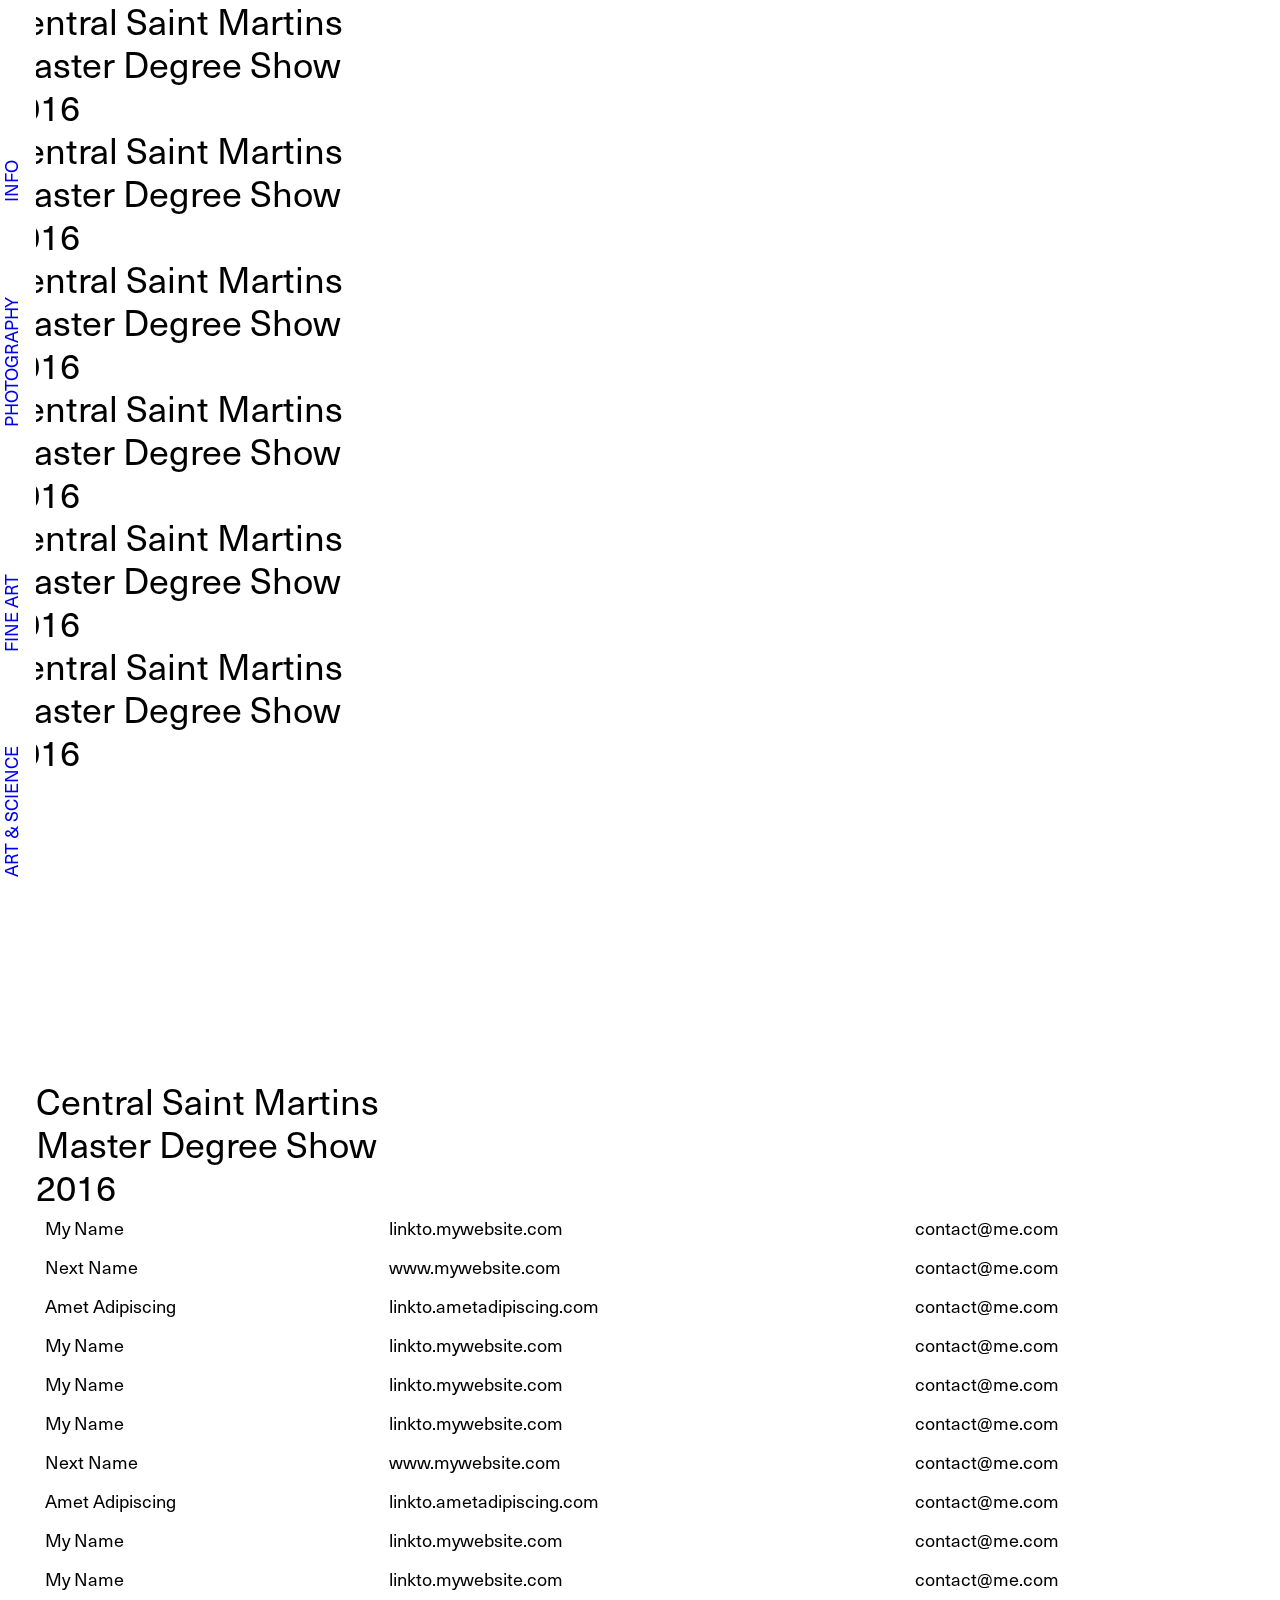
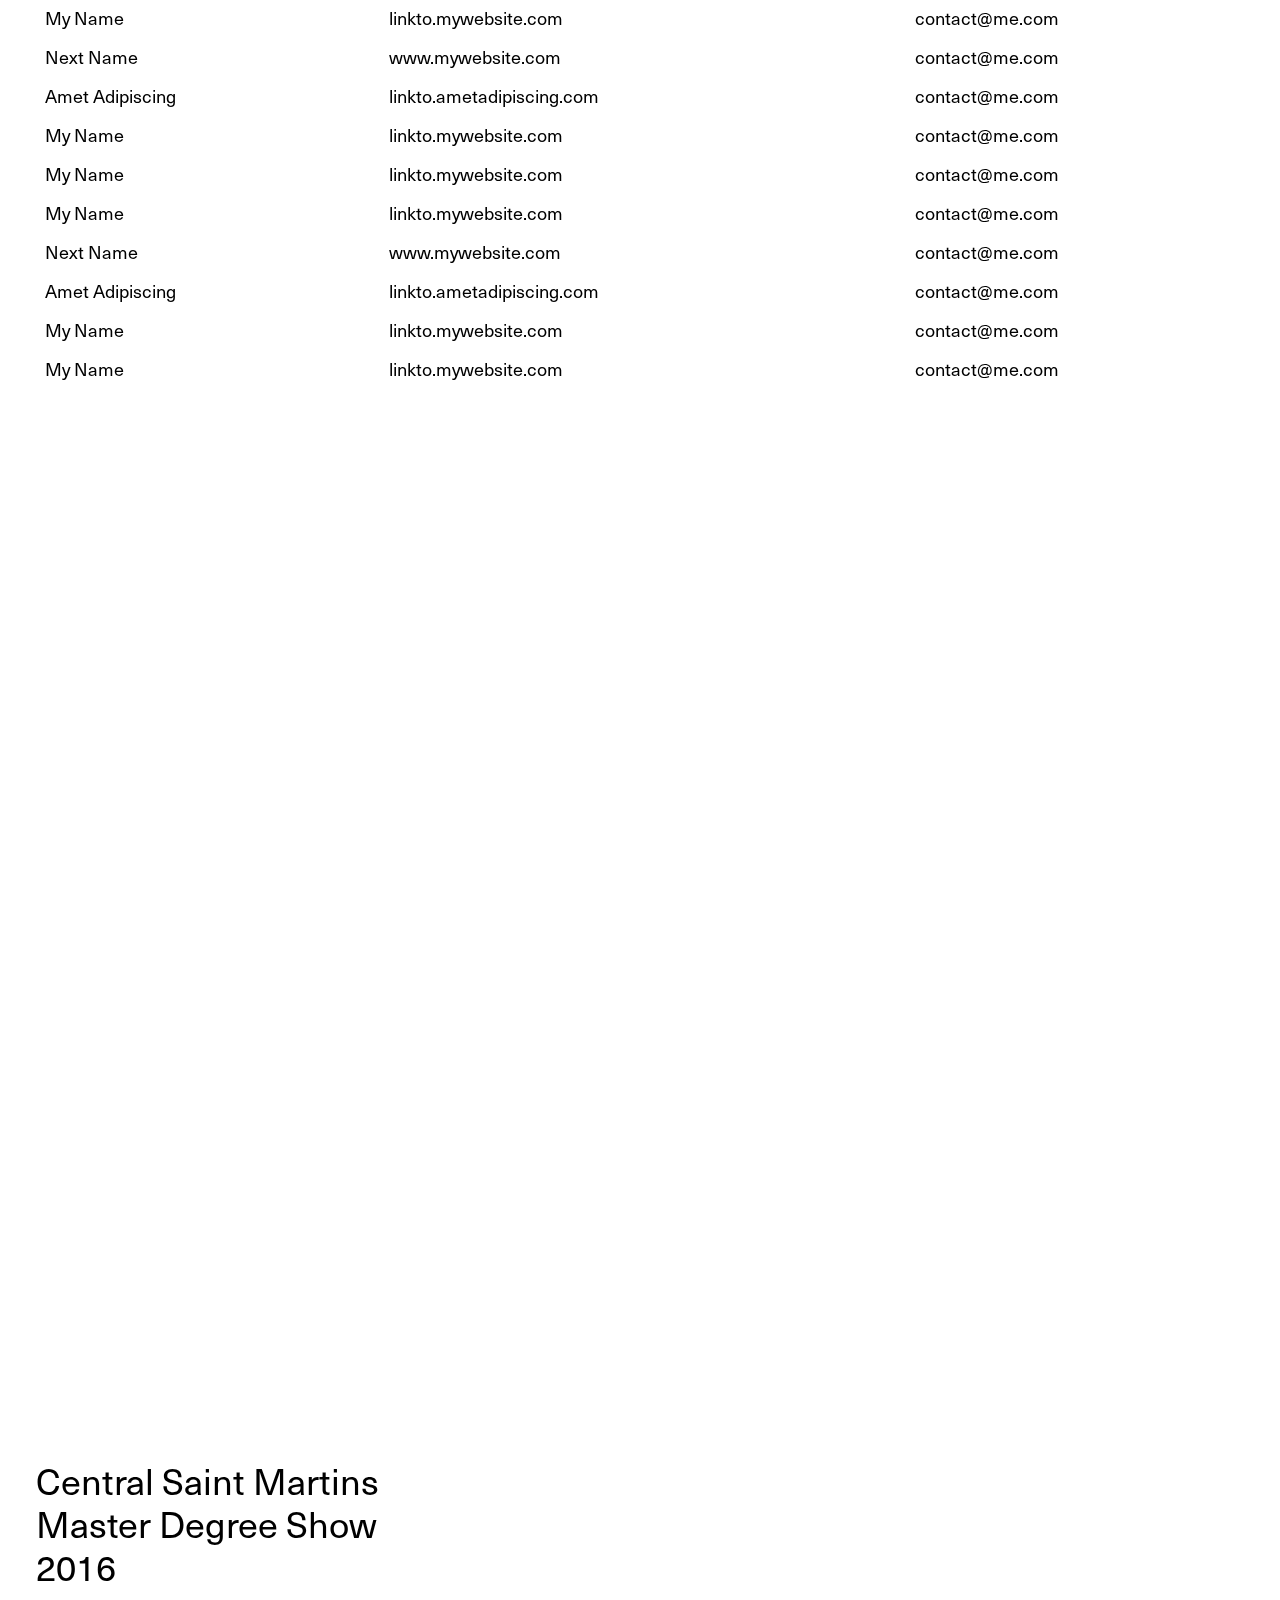
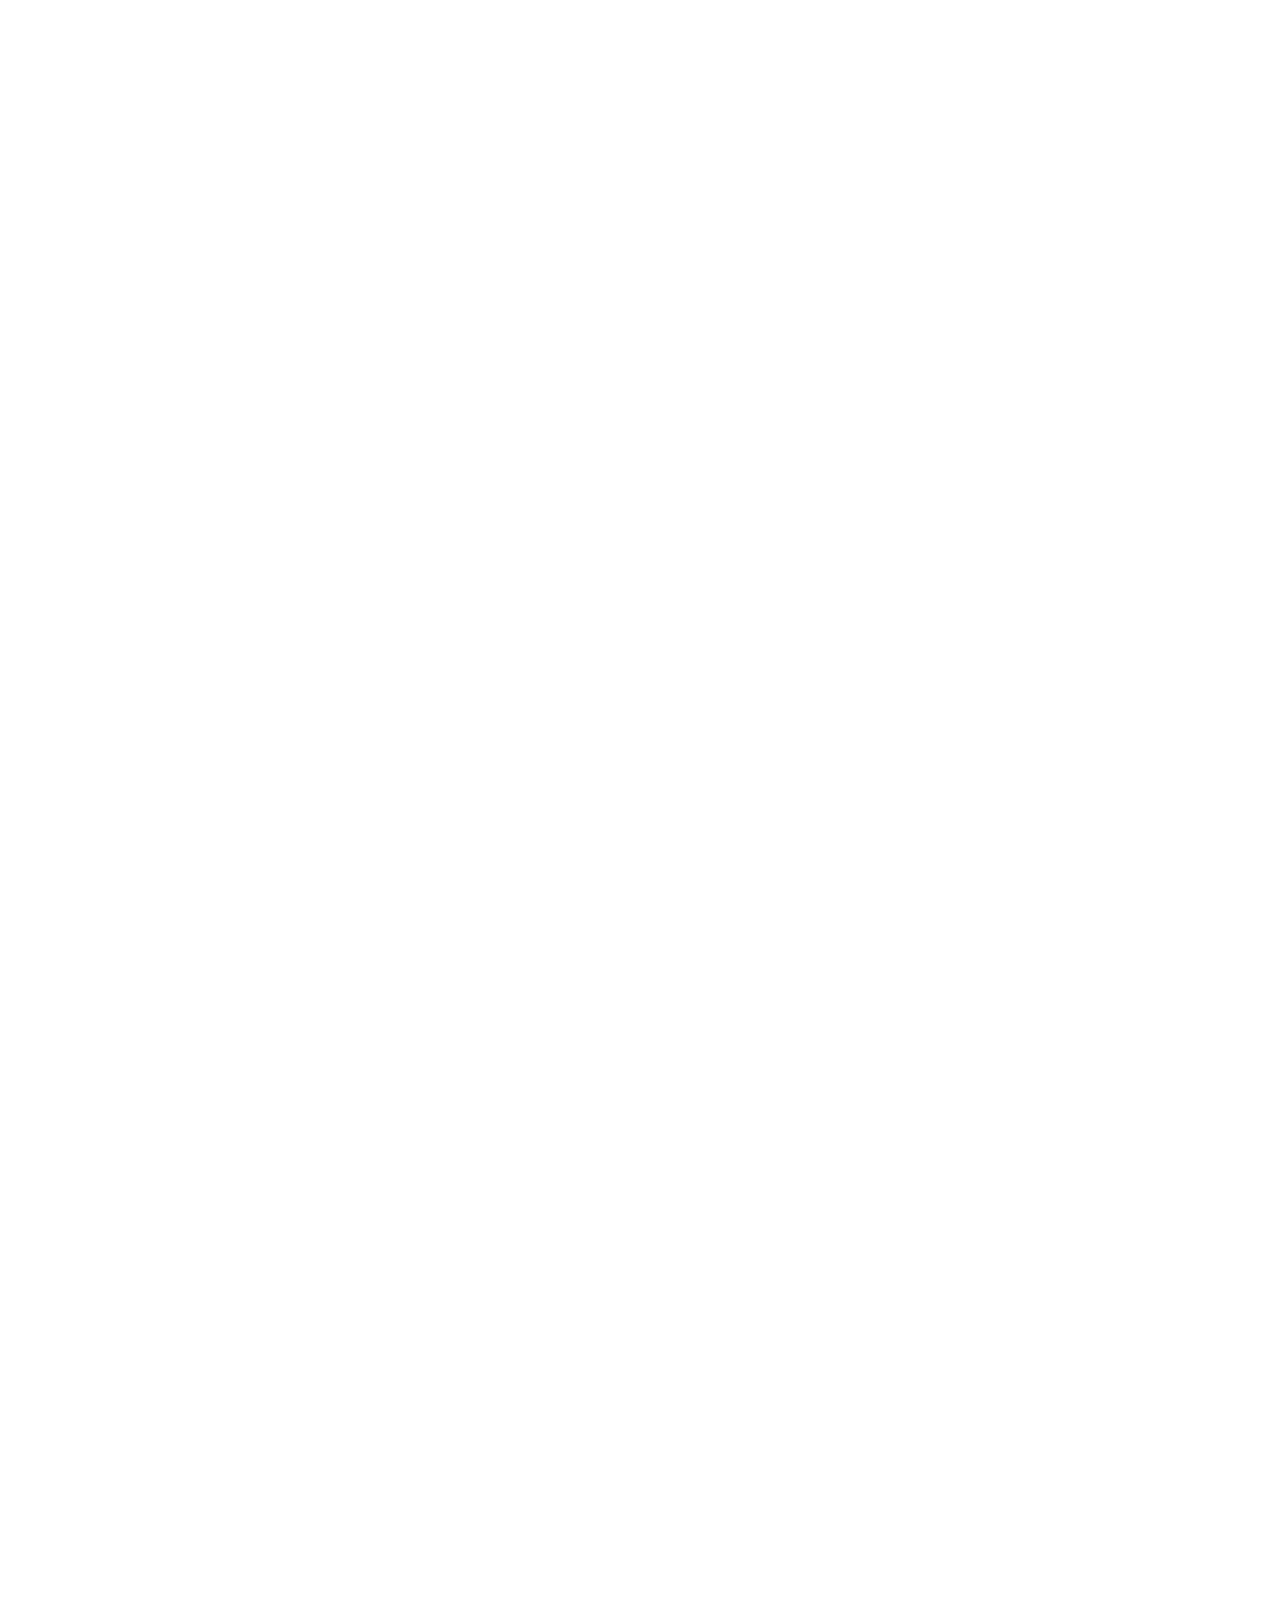
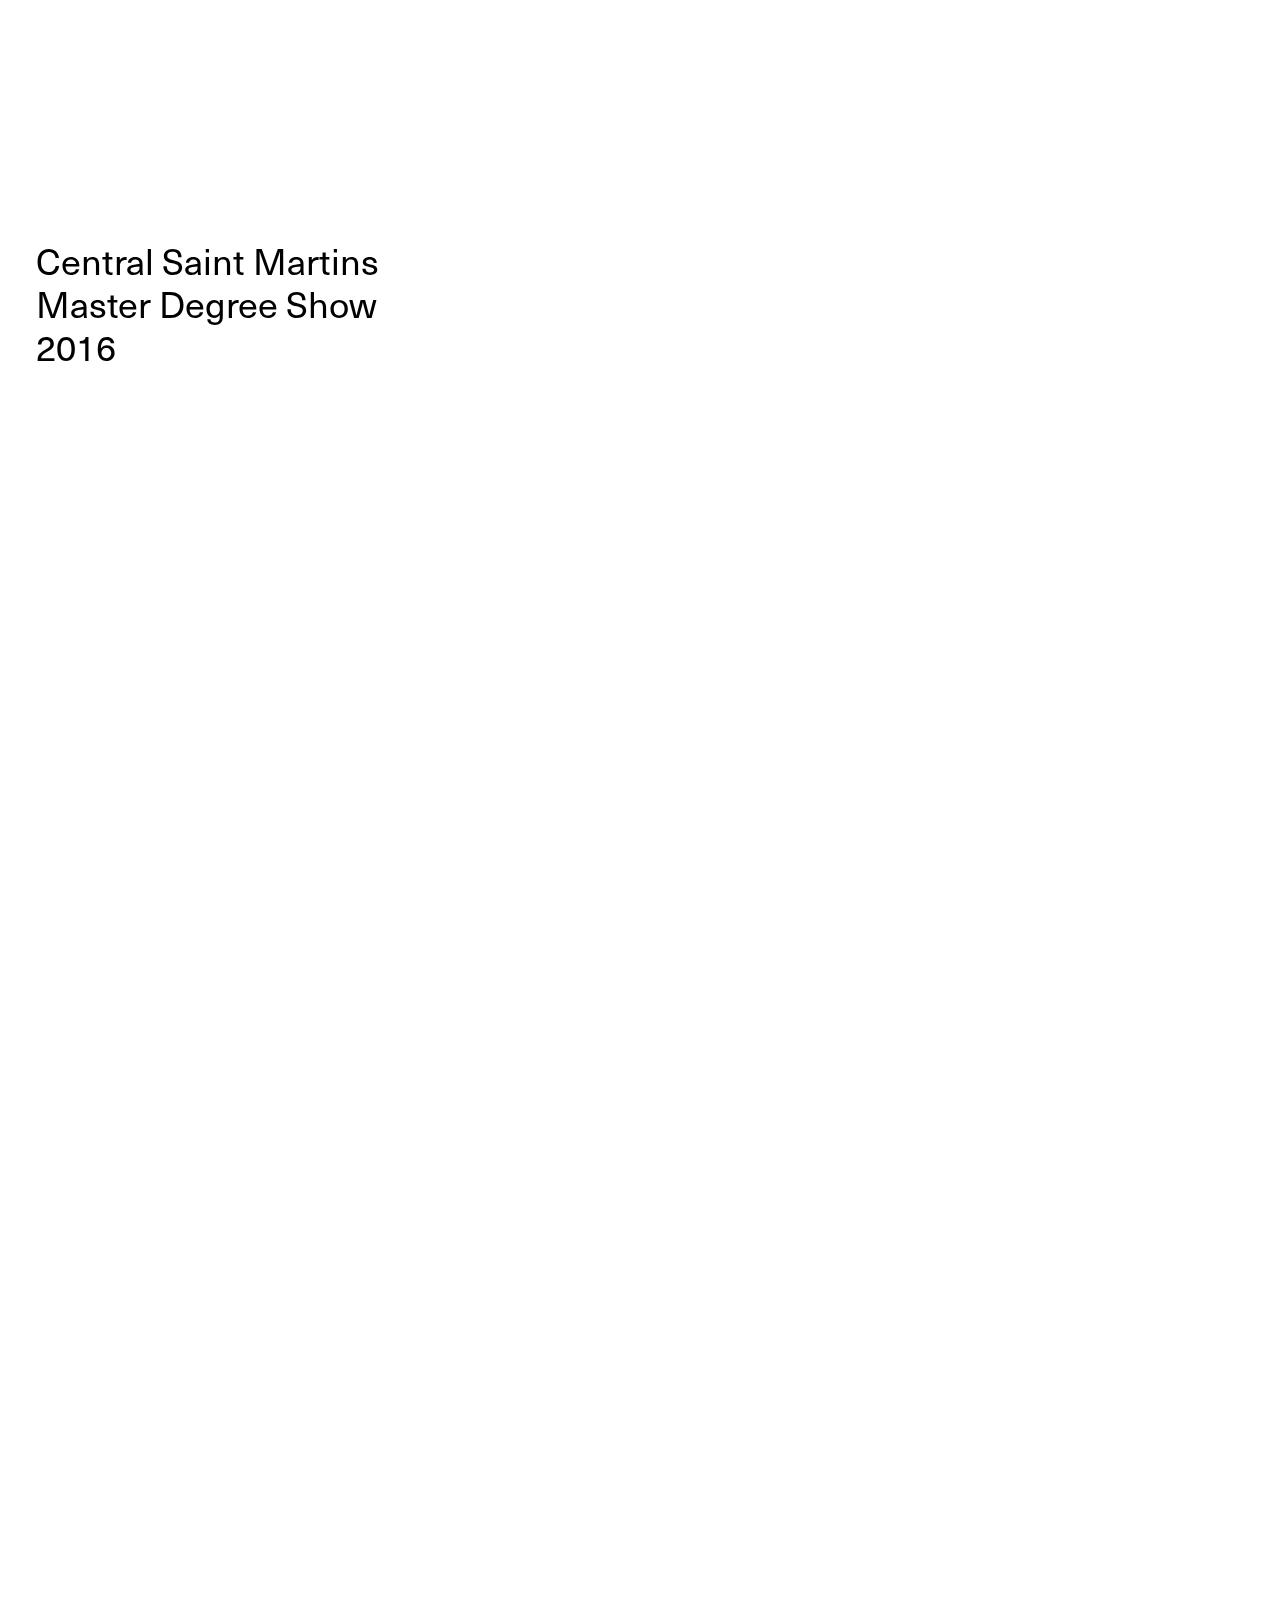
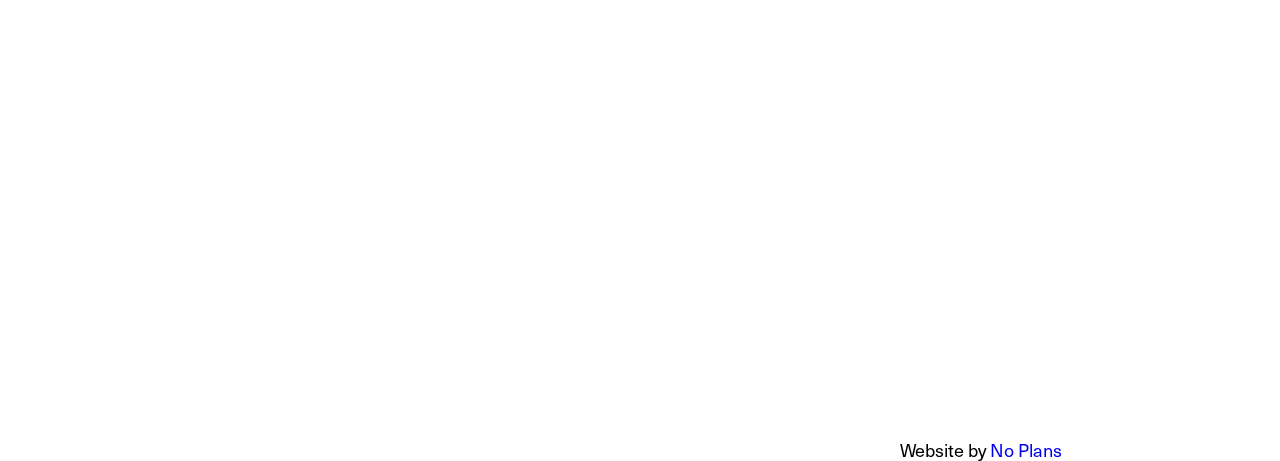
<file: Dev-160404/index.html>
<!DOCTYPE html>
<html lang="en">
<head>

  <meta http-equiv="Content-Type" content="text/html; charset=utf-8">

<!-- Main Information -->
  <title><!-- Page Title --></title>

  <meta name="description" content="<!-- add description -->">
  <meta name="keywords" content="<!-- add keywords -->">
  <meta name="author" content="No Plans">

<!-- Social Media -->
  <meta property="og:type" content="website" /> <!-- “website” is default, so only use this if other -->
  <meta property="og:url" content="<!-- add URL -->" />
  <meta property="og:title" content="<!-- add title -->" />
  <meta property="og:image" content="!-- add img URL -->" />
  <meta name="twitter:card" content="<!-- add description -->" />
  <meta name="twitter:site" content="<!-- add handle -->"/>
  <meta name="twitter:creator" content="<!-- add handle -->"/>


  <meta name="viewport" content="width=device-width, initial-scale=1, minimum-scale=1.0, maximum-scale=1.0, minimal-ui" />

<!-- Fav and touch icons -->
  <link rel="apple-touch-icon-precomposed" sizes="144x144" href="assets/ico/apple-touch-icon-144-precomposed.png">
  <link rel="apple-touch-icon-precomposed" sizes="114x114" href="assets/ico/apple-touch-icon-114-precomposed.png">
  <link rel="apple-touch-icon-precomposed" sizes="72x72" href="assets/ico/apple-touch-icon-72-precomposed.png">
  <link rel="apple-touch-icon-precomposed" href="assets/ico/apple-touch-icon-57-precomposed.png">
  <link rel="shortcut icon" href="assets/ico/favicon.png">

<!-- Style -->
  <meta name="viewport" content="width=device-width, initial-scale=1.0">
  <link rel="stylesheet" href="assets/css/framework.css" type="text/css">  
  <link rel="stylesheet" href="assets/css/animate.css" type="text/css">
  <link rel="stylesheet" href="assets/css/style.css" type="text/css">



<!-- Plugins -->
  <script src="assets/js/jquery-1.11.3.min.js"></script> <!-- find latest version on http://code.jquery.com/ -->
  <script src="assets/js/smoothscroll.js"></script>
  <script src="assets/js/scripts.js"></script>
  

    

    

</head>
<body>

  <nav class='main-menu'>
    <ul class='flex-container'>
      <li class='L-1-4'> 
        <a href="#art-and-science">Art & Science</a>
      </li>
      <li class='L-1-4'> 
        <a href="#fine-art">Fine Art</a>
      </li>
      <li class='L-1-4'> 
        <a href="#photography">Photography</a>
      </li>
      <li class='L-1-4'> 
        <a href="#main-info">Info</a>
      </li>
    </ul>
  </nav>

  <section id='main-info' class='main-info'>
    <h1 class=''>
      Central Saint Martins<br/>
      Master Degree Show<br/>
      2016
    </h1>
    <h1 class=''>
      Central Saint Martins<br/>
      Master Degree Show<br/>
      2016
    </h1>
    <h1 class=''>
      Central Saint Martins<br/>
      Master Degree Show<br/>
      2016
    </h1>
    <h1 class=''>
      Central Saint Martins<br/>
      Master Degree Show<br/>
      2016
    </h1>
    <h1 class=''>
      Central Saint Martins<br/>
      Master Degree Show<br/>
      2016
    </h1>
    <h1 class=''>
      Central Saint Martins<br/>
      Master Degree Show<br/>
      2016
    </h1>

  </section>

  <div class='main-content'>
    <div class='background'>
    </div>
    
    <section id='photography' class=''>
      <h1 class=''>
        Central Saint Martins<br/>
        Master Degree Show<br/>
        2016
      </h1>

      <ul class='students L-1-1'>
        <li class='row'>
          <div class='name'>
            My Name
          </div>
          <div class='link'>
            linkto.mywebsite.com
          </div>
          <div class='contact'>
            contact@me.com
          </div>
          <div class='image'>
              <picture>
                <source 
                  media="(min-width: 650px)" 
                  srcset="content/images/0-L.jpg">
                <source 
                  media="(max-width: 649px)" 
                  srcset="content/images/0-S.jpg">
                <img 
                  src="content/images/0-L.jpg" 
                  alt="artist">
              </picture>
          </div>
        </li>
        <li class='row'>
          <div class='name'>
            Next Name
          </div>
          <div class='link'>
            www.mywebsite.com
          </div>
          <div class='contact'>
            contact@me.com
          </div>
          <div class='image'>
              <picture>
                <source 
                  media="(min-width: 650px)" 
                  srcset="content/images/2-L.jpg">
                <source 
                  media="(max-width: 649px)" 
                  srcset="content/images/2-S.jpg">
                <img 
                  src="content/images/2-L.jpg" 
                  alt="artist">
              </picture>
          </div>
        </li>
        <li class='row'>
          <div class='name'>
            Amet Adipiscing
          </div>
          <div class='link'>
            linkto.ametadipiscing.com
          </div>
          <div class='contact'>
            contact@me.com
          </div>
          <div class='image'>
              <picture>
                <picture>
                <source 
                  media="(min-width: 650px)" 
                  srcset="content/images/0-L.jpg">
                <source 
                  media="(max-width: 649px)" 
                  srcset="content/images/0-S.jpg">
                <img 
                  src="content/images/0-L.jpg" 
                  alt="artist">
              </picture>
          </div>
        </li>
        <li class='row'>
          <div class='name'>
            My Name
          </div>
          <div class='link'>
            linkto.mywebsite.com
          </div>
          <div class='contact'>
            contact@me.com
          </div>
          <div class='image'>
              <picture>
                <source 
                  media="(min-width: 650px)" 
                  srcset="content/images/2-L.jpg">
                <source 
                  media="(max-width: 649px)" 
                  srcset="content/images/2-S.jpg">
                <img 
                  src="content/images/2-L.jpg" 
                  alt="artist">
              </picture>
          </div>
        </li>
        <li class='row'>
          <div class='name'>
            My Name
          </div>
          <div class='link'>
            linkto.mywebsite.com
          </div>
          <div class='contact'>
            contact@me.com
          </div>
          <div class='image'>
              <picture>
                <source 
                  media="(min-width: 650px)" 
                  srcset="content/images/apples-L.jpg">
                <source 
                  media="(max-width: 649px)" 
                  srcset="content/images/apples-S.jpg">
                <img 
                  src="content/images/apples-L.jpg" 
                  alt="artist">
              </picture>
          </div>
        </li>
                <li class='row'>
          <div class='name'>
            My Name
          </div>
          <div class='link'>
            linkto.mywebsite.com
          </div>
          <div class='contact'>
            contact@me.com
          </div>
          <div class='image'>
              <picture>
                <source 
                  media="(min-width: 650px)" 
                  srcset="content/images/0-L.jpg">
                <source 
                  media="(max-width: 649px)" 
                  srcset="content/images/0-S.jpg">
                <img 
                  src="content/images/0-L.jpg" 
                  alt="artist">
              </picture>
          </div>
        </li>
        <li class='row'>
          <div class='name'>
            Next Name
          </div>
          <div class='link'>
            www.mywebsite.com
          </div>
          <div class='contact'>
            contact@me.com
          </div>
          <div class='image'>
              <picture>
                <source 
                  media="(min-width: 650px)" 
                  srcset="content/images/2-L.jpg">
                <source 
                  media="(max-width: 649px)" 
                  srcset="content/images/2-S.jpg">
                <img 
                  src="content/images/2-L.jpg" 
                  alt="artist">
              </picture>
          </div>
        </li>
        <li class='row'>
          <div class='name'>
            Amet Adipiscing
          </div>
          <div class='link'>
            linkto.ametadipiscing.com
          </div>
          <div class='contact'>
            contact@me.com
          </div>
          <div class='image'>
              <picture>
                <picture>
                <source 
                  media="(min-width: 650px)" 
                  srcset="content/images/0-L.jpg">
                <source 
                  media="(max-width: 649px)" 
                  srcset="content/images/0-S.jpg">
                <img 
                  src="content/images/0-L.jpg" 
                  alt="artist">
              </picture>
          </div>
        </li>
        <li class='row'>
          <div class='name'>
            My Name
          </div>
          <div class='link'>
            linkto.mywebsite.com
          </div>
          <div class='contact'>
            contact@me.com
          </div>
          <div class='image'>
              <picture>
                <source 
                  media="(min-width: 650px)" 
                  srcset="content/images/2-L.jpg">
                <source 
                  media="(max-width: 649px)" 
                  srcset="content/images/2-S.jpg">
                <img 
                  src="content/images/2-L.jpg" 
                  alt="artist">
              </picture>
          </div>
        </li>
        <li class='row'>
          <div class='name'>
            My Name
          </div>
          <div class='link'>
            linkto.mywebsite.com
          </div>
          <div class='contact'>
            contact@me.com
          </div>
          <div class='image'>
              <picture>
                <source 
                  media="(min-width: 650px)" 
                  srcset="content/images/apples-L.jpg">
                <source 
                  media="(max-width: 649px)" 
                  srcset="content/images/apples-S.jpg">
                <img 
                  src="content/images/apples-L.jpg" 
                  alt="artist">
              </picture>
          </div>
        </li>
                <li class='row'>
          <div class='name'>
            My Name
          </div>
          <div class='link'>
            linkto.mywebsite.com
          </div>
          <div class='contact'>
            contact@me.com
          </div>
          <div class='image'>
              <picture>
                <source 
                  media="(min-width: 650px)" 
                  srcset="content/images/0-L.jpg">
                <source 
                  media="(max-width: 649px)" 
                  srcset="content/images/0-S.jpg">
                <img 
                  src="content/images/0-L.jpg" 
                  alt="artist">
              </picture>
          </div>
        </li>
        <li class='row'>
          <div class='name'>
            Next Name
          </div>
          <div class='link'>
            www.mywebsite.com
          </div>
          <div class='contact'>
            contact@me.com
          </div>
          <div class='image'>
              <picture>
                <source 
                  media="(min-width: 650px)" 
                  srcset="content/images/2-L.jpg">
                <source 
                  media="(max-width: 649px)" 
                  srcset="content/images/2-S.jpg">
                <img 
                  src="content/images/2-L.jpg" 
                  alt="artist">
              </picture>
          </div>
        </li>
        <li class='row'>
          <div class='name'>
            Amet Adipiscing
          </div>
          <div class='link'>
            linkto.ametadipiscing.com
          </div>
          <div class='contact'>
            contact@me.com
          </div>
          <div class='image'>
              <picture>
                <picture>
                <source 
                  media="(min-width: 650px)" 
                  srcset="content/images/0-L.jpg">
                <source 
                  media="(max-width: 649px)" 
                  srcset="content/images/0-S.jpg">
                <img 
                  src="content/images/0-L.jpg" 
                  alt="artist">
              </picture>
          </div>
        </li>
        <li class='row'>
          <div class='name'>
            My Name
          </div>
          <div class='link'>
            linkto.mywebsite.com
          </div>
          <div class='contact'>
            contact@me.com
          </div>
          <div class='image'>
              <picture>
                <source 
                  media="(min-width: 650px)" 
                  srcset="content/images/2-L.jpg">
                <source 
                  media="(max-width: 649px)" 
                  srcset="content/images/2-S.jpg">
                <img 
                  src="content/images/2-L.jpg" 
                  alt="artist">
              </picture>
          </div>
        </li>
        <li class='row'>
          <div class='name'>
            My Name
          </div>
          <div class='link'>
            linkto.mywebsite.com
          </div>
          <div class='contact'>
            contact@me.com
          </div>
          <div class='image'>
              <picture>
                <source 
                  media="(min-width: 650px)" 
                  srcset="content/images/apples-L.jpg">
                <source 
                  media="(max-width: 649px)" 
                  srcset="content/images/apples-S.jpg">
                <img 
                  src="content/images/apples-L.jpg" 
                  alt="artist">
              </picture>
          </div>
        </li>
                <li class='row'>
          <div class='name'>
            My Name
          </div>
          <div class='link'>
            linkto.mywebsite.com
          </div>
          <div class='contact'>
            contact@me.com
          </div>
          <div class='image'>
              <picture>
                <source 
                  media="(min-width: 650px)" 
                  srcset="content/images/0-L.jpg">
                <source 
                  media="(max-width: 649px)" 
                  srcset="content/images/0-S.jpg">
                <img 
                  src="content/images/0-L.jpg" 
                  alt="artist">
              </picture>
          </div>
        </li>
        <li class='row'>
          <div class='name'>
            Next Name
          </div>
          <div class='link'>
            www.mywebsite.com
          </div>
          <div class='contact'>
            contact@me.com
          </div>
          <div class='image'>
              <picture>
                <source 
                  media="(min-width: 650px)" 
                  srcset="content/images/2-L.jpg">
                <source 
                  media="(max-width: 649px)" 
                  srcset="content/images/2-S.jpg">
                <img 
                  src="content/images/2-L.jpg" 
                  alt="artist">
              </picture>
          </div>
        </li>
        <li class='row'>
          <div class='name'>
            Amet Adipiscing
          </div>
          <div class='link'>
            linkto.ametadipiscing.com
          </div>
          <div class='contact'>
            contact@me.com
          </div>
          <div class='image'>
              <picture>
                <picture>
                <source 
                  media="(min-width: 650px)" 
                  srcset="content/images/0-L.jpg">
                <source 
                  media="(max-width: 649px)" 
                  srcset="content/images/0-S.jpg">
                <img 
                  src="content/images/0-L.jpg" 
                  alt="artist">
              </picture>
          </div>
        </li>
        <li class='row'>
          <div class='name'>
            My Name
          </div>
          <div class='link'>
            linkto.mywebsite.com
          </div>
          <div class='contact'>
            contact@me.com
          </div>
          <div class='image'>
              <picture>
                <source 
                  media="(min-width: 650px)" 
                  srcset="content/images/2-L.jpg">
                <source 
                  media="(max-width: 649px)" 
                  srcset="content/images/2-S.jpg">
                <img 
                  src="content/images/2-L.jpg" 
                  alt="artist">
              </picture>
          </div>
        </li>
        <li class='row'>
          <div class='name'>
            My Name
          </div>
          <div class='link'>
            linkto.mywebsite.com
          </div>
          <div class='contact'>
            contact@me.com
          </div>
          <div class='image'>
              <picture>
                <source 
                  media="(min-width: 650px)" 
                  srcset="content/images/apples-L.jpg">
                <source 
                  media="(max-width: 649px)" 
                  srcset="content/images/apples-S.jpg">
                <img 
                  src="content/images/apples-L.jpg" 
                  alt="artist">
              </picture>
          </div>
        </li>
      </ul>

    </section>

    <section id='fine-art' class=''>
      <h1 class=''>
        Central Saint Martins<br/>
        Master Degree Show<br/>
        2016
      </h1>
    </section>

    <section id='art-and-science' class=''>
      <h1 class=''>
        Central Saint Martins<br/>
        Master Degree Show<br/>
        2016
      </h1>
    </section>

  </div>
  

 <!--  <div class="container">
    <div class="img">
      <picture>
        <source 
          media="(min-width: 650px)" 
          srcset="content/images/apples-L.jpg">
        <source 
          media="(max-width: 649px)" 
          srcset="content/images/apples-S.jpg">
        <img 
          src="content/images/apples-L.jpg" 
          alt="artist">
      </picture>
    </div> -->
  
  </div>

  <footer class='page-footer'>
    <div class='copyright trunk'>
      Website by <a href="http://www.no-plans.com" target='_blank'>No Plans</a>
    </div>
  </footer>
  
</body>
</html>
</file>
<file: Dev-160404-white-2/assets/css/style.css>
/* Font loader ------------------*/

@font-face {
    font-family: 'Unica';
    src: url('../fonts/NeueHaasUnicaProMedium.otf');
   /* src: url('../fonts/NeueHaasUnicaPro-Regular.eot');
    src: url('../fonts/NeueHaasUnicaPro-Regular.eot?#iefix') format('embedded-opentype'),
         url('../fonts/NeueHaasUnicaPro-Regular.woff') format('woff'),
         url('../fonts/NeueHaasUnicaPro-Regular.ttf') format('truetype'),
         url('../fonts/NeueHaasUnicaPro-Regular.svg#Unica') format('svg');*/
    font-weight: normal;
    font-style: normal;
}


/* Spinning loader ------------------*/

.spinner {
  -webkit-animation-name: spin;
  -webkit-animation-duration: 700ms;
  -webkit-animation-iteration-count: infinite;
  -webkit-animation-timing-function: linear;
  -moz-animation-name: spin;
  -moz-animation-duration: 700ms;
  -moz-animation-iteration-count: infinite;
  -moz-animation-timing-function: linear;
  -ms-animation-name: spin;
  -ms-animation-duration: 700ms;
  -ms-animation-iteration-count: infinite;
  -ms-animation-timing-function: linear;
  -o-transition: rotate(3600deg);
}  

@-webkit-keyframes spin {
  from {-webkit-transform:rotate(0deg);}
  to {-webkit-transform:rotate(360deg);}
}

@-moz-keyframes spin {
  from {-moz-transform:rotate(0deg);}
  to {-moz-transform:rotate(360deg);}
}

@-o-keyframes spin {
  from {-o-transform:rotate(0deg);}
  to {-o-transform:rotate(360deg);}
}

@-ms-keyframes spin {
  from {-ms-transform:rotate(0deg);}
  to {-ms-transform:rotate(360deg);}
}

@keyframes spin {
  from {transform:rotate(0deg);}
  to {transform:rotate(360deg);}
}




/* Typography ------------------*/

body, html {
  font-size: 21px;
  font-family: 'Unica', Arial, sans-serif;
}

a {
  color: inherit;
  text-decoration: none;
}

h1 {
  font-size: 2rem;
  line-height: 1em;
}



/* Layout ------------------*/

body {
}

/* Header */
.main-menu {
  position: fixed;
  left: 0;
  width: 100vh;
  height: 3rem;
  z-index: 3;
  font-size: 1rem;
  line-height: 2.75rem;
  text-align: center;
  background-color: white;
  background: url('../img/gradient-2.png');
  background-size: cover;
  background-attachment: fixed;

  -ms-transform: rotate(-90deg) translateX(-100%);
  -webkit-transform: rotate(-90deg) translateX(-100%);
  transform: rotate(-90deg) translateX(-100%);
  -ms-transform-origin: left top;
  -webkit-transform-origin: left top;
  transform-origin: left top;

  -webkit-transition: height 0.3s ease-in-out;
  -moz-transition: height 0.3s ease-in-out;
  transition: height 0.3s ease-in-out;
}

.main-menu.open {
  height: calc(50vw + 1.5rem);
}

.main-menu a {
  padding: 10%;
  color: black;
}

.main-menu li {
  /*background: transparent url('../img/circle.png') center -50px  no-repeat;*/
    /*background-size: 30px;*/
    background: transparent url('../img/triangle.png') center -50px no-repeat;
      background-size: 10px;

  -webkit-transition: all 0.3s ease-in-out;
  -moz-transition: all 0.3s ease-in-out;
  transition: all 0.3s ease-in-out;
}

.main-menu li:hover {
    /*background: transparent url('../img/circle.png') center center  no-repeat;*/

  background-size: 30px;
  -webkit-transition: all 0.3s ease-in-out;
  -moz-transition: all 0.3s ease-in-out;
  transition: all 0.3s ease-in-out;

}

.main-menu .active {
  /*background: transparent url('../img/round.png') center bottom -5px no-repeat;*/
    /*background: transparent url('../img/round.png') center bottom -5px no-repeat;*/
    /*background: transparent url('../img/circle.png') center center no-repeat;
      background-size: 30px;*/
  background: transparent url('../img/triangle.png') center -20px no-repeat;
  background-size: 30px;
}

.main-info {
  min-height: 100vh;
  background: white;
  padding-left: 4rem;
}

/* Content */

.main-content {
  padding-left: 4rem;
}

.background {
  position: fixed;
  top: 0;
  right: 0;
  bottom: 0;
  left: 0;

  z-index: -1;
}

.main-content section {
  position: relative;
  overflow: hidden;
}

.section-title {
  margin-bottom: 1em;
  position: relative;
  z-index: 10;
}

.intro {
  padding-right: 2rem;
}

.intro,
.close {
  position: relative;
  z-index: 10;
}


.close.hide {
  opacity: 0;
}

.close {
  font-size: 1rem;
  border: 2px solid #000;
  border-radius: 3px;
  padding: 0.25rem 0.5rem;
  opacity: 1;
  margin: 1rem auto;
  display: block;
}

.close:focus {
  color: black !important;
}


.students {
  margin-top: 2.45rem;
  margin-bottom: 17.5rem;
}

.row {;
  width: 100%;
  position: relative;
  line-height: 2em;
}

.row > * {
  height: auto;
  position: relative;
}

.row .image {
  width: 50%;
  height: 100vh;
  padding: 0;
  padding-left: 1.5rem;
  position: fixed;
  top: 0;
  right: 0;
  pointer-events: none;
  opacity: 0;
}

.row .image picture  {
  width: 100%;
  max-height: 100vh;
}


.row .name,
.row .link {

  -webkit-transition: all 0.3s;
  -moz-transition: all 0.3s;
  transition: all 0.3s;
}

.row:hover .name,
.row:hover .link {
  font-style: italic;
  -webkit-transform: translateX(20px);
  transform: translateX(20px);

  -webkit-transition: all 0.3s;
  -moz-transition: all 0.3s;
  transition: all 0.3s;
}

.row:hover .image {
  opacity: 1;
  pointer-events: none;
  transform: translateX(0px);

  /*-webkit-transition: all 0.3s;
  -moz-transition: all 0.3s;
  transition: all 0.3s;*/
}

.contact {
  margin-left: 33%;
}



/* Pattern */

.pattern {
  font-size: 2rem;
  line-height: 01em;
  height: auto;
  position: absolute;
  z-index: 0;
  right: 0;
}

.unit-row {
  text-align: right;
}

.pattern .hide {
  color: transparent;
}

.pattern .hide:hover {
  color: #000;
}

.pattern .swap:hover {
  color: transparent;
}


/* Footer ------------------*/

.page-footer .copyright {
    text-align: right;
}








/* Media Queries ------------------*/


/* Medium (as per framework.css) */

@media screen and (max-width: 800px) {
}

/* Small (as per framework.css) */

@media screen and (max-width: 600px) {
</file>
<file: Dev-160404-white/assets/css/style.css>
/* Font loader ------------------*/

@font-face {
    font-family: 'Unica';
    src: url('../fonts/NeueHaasUnicaPro-Regular.otf');
   /* src: url('../fonts/NeueHaasUnicaPro-Regular.eot');
    src: url('../fonts/NeueHaasUnicaPro-Regular.eot?#iefix') format('embedded-opentype'),
         url('../fonts/NeueHaasUnicaPro-Regular.woff') format('woff'),
         url('../fonts/NeueHaasUnicaPro-Regular.ttf') format('truetype'),
         url('../fonts/NeueHaasUnicaPro-Regular.svg#Unica') format('svg');*/
    font-weight: normal;
    font-style: normal;
}


/* Spinning loader ------------------*/

.spinner {
  -webkit-animation-name: spin;
  -webkit-animation-duration: 700ms;
  -webkit-animation-iteration-count: infinite;
  -webkit-animation-timing-function: linear;
  -moz-animation-name: spin;
  -moz-animation-duration: 700ms;
  -moz-animation-iteration-count: infinite;
  -moz-animation-timing-function: linear;
  -ms-animation-name: spin;
  -ms-animation-duration: 700ms;
  -ms-animation-iteration-count: infinite;
  -ms-animation-timing-function: linear;
  -o-transition: rotate(3600deg);
}  

@-webkit-keyframes spin {
  from {-webkit-transform:rotate(0deg);}
  to {-webkit-transform:rotate(360deg);}
}

@-moz-keyframes spin {
  from {-moz-transform:rotate(0deg);}
  to {-moz-transform:rotate(360deg);}
}

@-o-keyframes spin {
  from {-o-transform:rotate(0deg);}
  to {-o-transform:rotate(360deg);}
}

@-ms-keyframes spin {
  from {-ms-transform:rotate(0deg);}
  to {-ms-transform:rotate(360deg);}
}

@keyframes spin {
  from {transform:rotate(0deg);}
  to {transform:rotate(360deg);}
}




/* Typography ------------------*/

body, html {
  font-size: 21px;
  font-family: 'Unica', Arial, sans-serif;
}

a{
  text-decoration: none;
}



/* Layout ------------------*/

body {
}

/* Header */
.main-menu {
  position: fixed;
  left: 0;
  width: 100vh;
  height: 3rem;
  font-size: 1rem;
  text-transform: uppercase;
  background-color: white;
    background: url('../img/gradient-2.png');
  background-size: cover;
  background-attachment: fixed;

  -ms-transform: rotate(-90deg) translateX(-100%);
  -webkit-transform: rotate(-90deg) translateX(-100%);
  transform: rotate(-90deg) translateX(-100%);
  -ms-transform-origin: left top;
  -webkit-transform-origin: left top;
  transform-origin: left top;

  -webkit-transition: all 0.3s;
  -moz-transition: all 0.3s;
  transition: all 0.3s;
}

.main-menu:hover {
  height: 50vw;
}

.main-menu a {
  padding: 10%;
  color: black;
}

.main-info {
  min-height: 100vh;
  background: white;
}

/* Content */

.main-content {
  padding-left: 4rem;
}

.background {
  position: fixed;
  top: 0;
  right: 0;
  bottom: 0;
  left: 0;

  z-index: -1;
}

.main-content section {
  height: 200vh;
  margin-top: 20vh;
}


.students {
  display: table;
}

.row {;
  width: 100%;
  position: relative;
  padding: 0.5rem 0;
}

.row > * {
  display: inline-block;
  width: 33%;
  height: auto;
  position: relative;
  transition: all 0.3s;
}

.row .image {
  width: 50%;
  height: 100vh;
  padding: 0;
  position: fixed;
  top: 0;
  right: 0;
  pointer-events: none;
  opacity: 0;

  -webkit-transition: all 0.3s;
  -moz-transition: all 0.3s;
  transition: all 0.3s;
}

.row .image picture  {
  width: 100%;
  max-height: 100vh;
}

.row:hover .image picture {
  
}

.row:hover > *{
  z-index: 3;
  /*color: blue;*/
  font-style: italic;
  transform: translateX(20px);
  -webkit-transition: all 0.3s;
  -moz-transition: all 0.3s;
  transition: all 0.3s;
}

.row:hover .image {
  opacity: 1;
  pointer-events: none;
  transform: translateX(0px);

  -webkit-transition: all 0.3s;
  -moz-transition: all 0.3s;
  transition: all 0.3s;
}

.contact {
  margin-left: 33%;
}


/* Footer ------------------*/

.page-footer .copyright {
    text-align: right;
}








/* Media Queries ------------------*/


/* Medium (as per framework.css) */

@media screen and (max-width: 800px) {
}

/* Small (as per framework.css) */

@media screen and (max-width: 600px) {
</file>
<file: Dev-160404/assets/css/style.css>
/* Font loader ------------------*/

@font-face {
    font-family: 'Unica';
    src: url('../fonts/NeueHaasUnicaPro-Regular.otf');
   /* src: url('../fonts/NeueHaasUnicaPro-Regular.eot');
    src: url('../fonts/NeueHaasUnicaPro-Regular.eot?#iefix') format('embedded-opentype'),
         url('../fonts/NeueHaasUnicaPro-Regular.woff') format('woff'),
         url('../fonts/NeueHaasUnicaPro-Regular.ttf') format('truetype'),
         url('../fonts/NeueHaasUnicaPro-Regular.svg#Unica') format('svg');*/
    font-weight: normal;
    font-style: normal;
}


/* Spinning loader ------------------*/

.spinner {
  -webkit-animation-name: spin;
  -webkit-animation-duration: 700ms;
  -webkit-animation-iteration-count: infinite;
  -webkit-animation-timing-function: linear;
  -moz-animation-name: spin;
  -moz-animation-duration: 700ms;
  -moz-animation-iteration-count: infinite;
  -moz-animation-timing-function: linear;
  -ms-animation-name: spin;
  -ms-animation-duration: 700ms;
  -ms-animation-iteration-count: infinite;
  -ms-animation-timing-function: linear;
  -o-transition: rotate(3600deg);
}  

@-webkit-keyframes spin {
  from {-webkit-transform:rotate(0deg);}
  to {-webkit-transform:rotate(360deg);}
}

@-moz-keyframes spin {
  from {-moz-transform:rotate(0deg);}
  to {-moz-transform:rotate(360deg);}
}

@-o-keyframes spin {
  from {-o-transform:rotate(0deg);}
  to {-o-transform:rotate(360deg);}
}

@-ms-keyframes spin {
  from {-ms-transform:rotate(0deg);}
  to {-ms-transform:rotate(360deg);}
}

@keyframes spin {
  from {transform:rotate(0deg);}
  to {transform:rotate(360deg);}
}




/* Typography ------------------*/

body, html {
  font-size: 18px;
  font-family: 'Unica', Arial, sans-serif;
}

a{
  text-decoration: none;
}



/* Layout ------------------*/

body {

}

/* Header */
.main-menu {
  position: fixed;
  left: 0;
  width: 100vh;
  height: 2rem;
  font-size: 1rem;
  text-transform: uppercase;
  background-color: white;


  -ms-transform: rotate(-90deg) translateX(-100%);
  -webkit-transform: rotate(-90deg) translateX(-100%);
  transform: rotate(-90deg) translateX(-100%);
  -ms-transform-origin: left top;
  -webkit-transform-origin: left top;
  transform-origin: left top;
}

.main-menu a {
  padding: 10%;
}

.main-info {
  min-height: 100vh;
  background: white;
}

/* Content */

.main-content {
  padding-left: 2rem;
}

.background {
  position: fixed;
  top: 0;
  right: 0;
  bottom: 0;
  left: 0;

  z-index: -1;

  background: url('../img/gradient-2.png');
  background-size: cover;
  background-attachment: fixed;
}

.main-content section {
  height: 200vh;
  margin-top: 20vh;
}


.students {
  display: table;
}

.row {
  display: table-row;
  width: 100%;
  position: relative;
}

.row > * {
  display: table-cell;
  vertical-align: top;
  padding: 0.5rem;
  position: relative;
}

.row .image {
  width: 50%;
  max-height: 100vh;
  padding: 0;
  position: fixed;
  top: 0;
  right: 0;
}

.row .image picture  {
  width: 100%;
  display: none;
  pointer-events: none;
}

.row:hover .image picture {
  display: block;
}

.row:hover > *{
  z-index: 3;
  font-size: 2rem;
  padding-top: 0;
  padding-bottom: 0;
}

.row:hover .image {
  z-index: 1;
  pointer-events: none;
}



/* Footer ------------------*/

.page-footer .copyright {
    text-align: right;
}








/* Media Queries ------------------*/


/* Medium (as per framework.css) */

@media screen and (max-width: 800px) {
}

/* Small (as per framework.css) */

@media screen and (max-width: 600px) {
</file>
<file: Dev-160404-white-2/assets/css/framework.css>
/* Resets */

* { 
  -moz-box-sizing: border-box; 
  -ms-box-sizing: border-box; 
  box-sizing: border-box; 
}

img { border: 0px; margin: 0; padding: 0; width: 100%; display: block; }
ul, ol { list-style: none; margin: 0px; padding: 0px; }
html { font-size: 100%; }
body, html { margin: 0; padding: 0; }

article, aside, details, figcaption, figure,
footer, header, hgroup, menu, nav, section {
  display:block;
}

iframe { border: 0; }

button {background: transparent; border: 0; cursor: pointer; font: inherit;}

a, *:focus, *:active {
  outline: 0;
}

/* Typography */

body {
  -webkit-font-smoothing: antialiased;
  -moz-osx-font-smoothing: grayscale;
}

h1, h2, h3, h4,
p {
  margin: 0;
}

h1, h2, h3, h4 {
  font-weight: normal;
}


/* Float container */

.float-container > * { float: left; }
.float-container:after,
.clear {
  zoom: 1; 
  visibility: hidden;
  display: block;
  font-size: 0;
  content: " ";
  clear: both;
  height: 0;
  list-style: none;
}

.float-left { float: left; }
.float-right { float: right; }

/* Inline block container */

/* Put the items in a ul or ol and omit the closing </li> in order to avoid space between them */

.inline-block-container {
  font-size: 0;
  list-style: none;
}

.inline-block-container > * {
  display: -moz-inline-stack;
  display: inline-block;
  font-size: 1rem;
}


/* Flex Container */

.flex-container {
   display: -webkit-flex;
   display: flex;
   -webkit-flex-direction: row nowrap;
   flex-flow: row nowrap;
   -webkit-align-items: center;
   align-items: center;
   -webkit-justify-content: space-around;
   justify-content: space-around;
}

.flex-left-container {
   display: -webkit-flex;
   display: flex;
   -webkit-flex-direction: row wrap;
   flex-flow: row wrap;
   -webkit-align-items: flex-start;
   align-items: flex-start;
   -webkit-justify-content: flex-start;
   justify-content: flex-start;
}

/* Selected text */

::-moz-selection { background: WhiteSmoke; color: #000; text-shadow: none; }
::selection { background: WhiteSmoke; color: #000; text-shadow: none; }

/* Input boxes */

input[type=text],
input[type=email],
input [type=date],
input[type=password],
input[type=search],
input[type=tel] {
  border:1px solid blue;
}

input:focus {
  outline: 0px;
  border:1px solid red;
}

/* Table */

table,
table tr,
tr td,
table tbody,
table thead,
table tfoot,
table tr th
{
    margin:0;
    padding:0;
    background:none;
    border:none;
    border-collapse:collapse;
    border-spacing:0;
    background-image:none;
}

/* Grid */

.gutters {
  padding-left: 1rem;
  padding-right: 1rem;
}

.trunk {
  width: 66%; max-width: 960px;
  margin-left: auto;
  margin-right: auto;
}

.centered {
    margin-left: auto;
  margin-right: auto;
}

/* All grid units from smaller to larger 
Activate only what you need.
*/

.L-1-12 { width: 8.333333%; }
.L-1-8 { width: 12.5%; }
.L-1-6 { width: 16.666667%; }
.L-1-4 { width: 25%; }
.L-1-3 { width: 33.33333%; }
.L-1-2 { width: 50%; }
.L-2-3 { width: 66.66666%; }
.L-3-4 { width: 75%; }
.L-1-1 { width: 100%; }

/* Visibility */

.L-show { display: block; display: initial !important; }
.L-hide { display: none !important; }

/* Medium (like ipad portrait)
Activate only what you need.
*/


@media screen and (max-width: 800px) {
  .M-show { display: block; display: initial !important; }
  .M-hide { display: none !important; }
  .M-1-12 { width: 8.333333%; }
  .M-1-6 { width: 16.666667%; }
  .M-1-4 { width: 25%; }
  .M-1-3 { width: 33.33333%; }
  .M-5-12 { width: 41.666667%; }
  .M-1-2 { width: 50%; }
  .M-7-12 { width: 58.333333; }
  .M-2-3 { width: 66.66666%; }
  .M-3-4 { width: 75%; }
  .M-5-6 {width: 83.333333%; }
  .M-11-12 { width: 91.666667%; }
  .M-1-1 { width: 100%; }
}

/* Small (like iphone landscape)
Activate only what you need.
*/


@media screen and (max-width: 600px) {
  .S-show { display: block; display: initial !important; }
  .S-hide { display: none !important; }
  .S-1-12 { width: 8.333333%; }
  .S-1-6 { width: 16.666667%; }
  .S-1-4 { width: 25%; }
  .S-1-3 { width: 33.33333%; }
  .S-5-12 { width: 41.666667%; }
  .S-1-2 { width: 50%;}
  .S-7-12 { width: 58.333333; }
  .S-2-3 { width: 66.66666%; }
  .S-3-4 { width: 75%; }
  .S-5-6 {width: 83.333333%; }
  .S-11-12 { width: 91.666667%; }
  .S-1-1 { width: 100%; }
}
</file>
<file: Dev-160404-white/assets/css/framework.css>
/* Resets */

* { 
  -moz-box-sizing: border-box; 
  -ms-box-sizing: border-box; 
  box-sizing: border-box; 
}

img { border: 0px; margin: 0; padding: 0; width: 100%; display: block; }
ul, ol { list-style: none; margin: 0px; padding: 0px; }
html { font-size: 100%; }
body, html { margin: 0; padding: 0; }

article, aside, details, figcaption, figure,
footer, header, hgroup, menu, nav, section {
  display:block;
}

iframe { border: 0; }

button {background: transparent; border: 0; cursor: pointer;}

a, *:focus, *:active {
  outline: 0;
}

/* Typography */

body {
  -webkit-font-smoothing: antialiased;
  -moz-osx-font-smoothing: grayscale;
}

h1, h2, h3, h4,
p {
  margin: 0;
}

h1, h2, h3, h4 {
  font-weight: normal;
}


/* Float container */

.float-container > * { float: left; }
.float-container:after,
.clear {
  zoom: 1; 
  visibility: hidden;
  display: block;
  font-size: 0;
  content: " ";
  clear: both;
  height: 0;
  list-style: none;
}

.float-left { float: left; }
.float-right { float: right; }

/* Inline block container */

/* Put the items in a ul or ol and omit the closing </li> in order to avoid space between them */

.inline-block-container {
  font-size: 0;
  list-style: none;
}

.inline-block-container > * {
  display: -moz-inline-stack;
  display: inline-block;
  font-size: 1rem;
}


/* Flex Container */

.flex-container {
   display: -webkit-flex;
   display: flex;
   -webkit-flex-direction: row wrap;
   flex-flow: row wrap;
   -webkit-align-items: center;
   align-items: center;
   -webkit-justify-content: center;
   justify-content: center;
}

.flex-left-container {
   display: -webkit-flex;
   display: flex;
   -webkit-flex-direction: row wrap;
   flex-flow: row wrap;
   -webkit-align-items: flex-start;
   align-items: flex-start;
   -webkit-justify-content: flex-start;
   justify-content: flex-start;
}

/* Selected text */

::-moz-selection { background: WhiteSmoke; color: #000; text-shadow: none; }
::selection { background: WhiteSmoke; color: #000; text-shadow: none; }

/* Input boxes */

input[type=text],
input[type=email],
input [type=date],
input[type=password],
input[type=search],
input[type=tel] {
  border:1px solid blue;
}

input:focus {
  outline: 0px;
  border:1px solid red;
}

/* Table */

table,
table tr,
tr td,
table tbody,
table thead,
table tfoot,
table tr th
{
    margin:0;
    padding:0;
    background:none;
    border:none;
    border-collapse:collapse;
    border-spacing:0;
    background-image:none;
}

/* Grid */

.gutters {
  padding-left: 1rem;
  padding-right: 1rem;
}

.trunk {
  width: 66%; max-width: 960px;
  margin-left: auto;
  margin-right: auto;
}

.centered {
    margin-left: auto;
  margin-right: auto;
}

/* All grid units from smaller to larger 
Activate only what you need.
*/

.L-1-12 { width: 8.333333%; }
.L-1-6 { width: 16.666667%; }
.L-1-4 { width: 25%; }
.L-1-3 { width: 33.33333%; }
.L-5-12 { width: 41.666667%; }
.L-1-2 { width: 50%; }
.L-7-12 { width: 58.333333; }
.L-2-3 { width: 66.66666%; }
.L-3-4 { width: 75%; }
.L-5-6 {width: 83.333333%; }
.L-11-12 { width: 91.666667%; }
.L-1-1 { width: 100%; }

/* Visibility */

.L-show { display: block; display: initial !important; }
.L-hide { display: none !important; }

/* Medium (like ipad portrait)
Activate only what you need.
*/


@media screen and (max-width: 800px) {
  .M-show { display: block; display: initial !important; }
  .M-hide { display: none !important; }
  .M-1-12 { width: 8.333333%; }
  .M-1-6 { width: 16.666667%; }
  .M-1-4 { width: 25%; }
  .M-1-3 { width: 33.33333%; }
  .M-5-12 { width: 41.666667%; }
  .M-1-2 { width: 50%; }
  .M-7-12 { width: 58.333333; }
  .M-2-3 { width: 66.66666%; }
  .M-3-4 { width: 75%; }
  .M-5-6 {width: 83.333333%; }
  .M-11-12 { width: 91.666667%; }
  .M-1-1 { width: 100%; }
}

/* Small (like iphone landscape)
Activate only what you need.
*/


@media screen and (max-width: 600px) {
  .S-show { display: block; display: initial !important; }
  .S-hide { display: none !important; }
  .S-1-12 { width: 8.333333%; }
  .S-1-6 { width: 16.666667%; }
  .S-1-4 { width: 25%; }
  .S-1-3 { width: 33.33333%; }
  .S-5-12 { width: 41.666667%; }
  .S-1-2 { width: 50%;}
  .S-7-12 { width: 58.333333; }
  .S-2-3 { width: 66.66666%; }
  .S-3-4 { width: 75%; }
  .S-5-6 {width: 83.333333%; }
  .S-11-12 { width: 91.666667%; }
  .S-1-1 { width: 100%; }
}
</file>
<file: Dev-160404/assets/css/framework.css>
/* Resets */

* { 
  -moz-box-sizing: border-box; 
  -ms-box-sizing: border-box; 
  box-sizing: border-box; 
}

img { border: 0px; margin: 0; padding: 0; width: 100%; display: block; }
ul, ol { list-style: none; margin: 0px; padding: 0px; }
html { font-size: 100%; }
body, html { margin: 0; padding: 0; }

article, aside, details, figcaption, figure,
footer, header, hgroup, menu, nav, section {
  display:block;
}

iframe { border: 0; }

button {background: transparent; border: 0; cursor: pointer;}

a, *:focus, *:active {
  outline: 0;
}

/* Typography */

body {
  -webkit-font-smoothing: antialiased;
  -moz-osx-font-smoothing: grayscale;
}

h1, h2, h3, h4,
p {
  margin: 0;
}

h1, h2, h3, h4 {
  font-weight: normal;
}


/* Float container */

.float-container > * { float: left; }
.float-container:after,
.clear {
  zoom: 1; 
  visibility: hidden;
  display: block;
  font-size: 0;
  content: " ";
  clear: both;
  height: 0;
  list-style: none;
}

.float-left { float: left; }
.float-right { float: right; }

/* Inline block container */

/* Put the items in a ul or ol and omit the closing </li> in order to avoid space between them */

.inline-block-container {
  font-size: 0;
  list-style: none;
}

.inline-block-container > * {
  display: -moz-inline-stack;
  display: inline-block;
  font-size: 1rem;
}


/* Flex Container */

.flex-container {
   display: -webkit-flex;
   display: flex;
   -webkit-flex-direction: row wrap;
   flex-flow: row wrap;
   -webkit-align-items: center;
   align-items: center;
   -webkit-justify-content: center;
   justify-content: center;
}

/* Selected text */

::-moz-selection { background: WhiteSmoke; color: #000; text-shadow: none; }
::selection { background: WhiteSmoke; color: #000; text-shadow: none; }

/* Input boxes */

input[type=text],
input[type=email],
input [type=date],
input[type=password],
input[type=search],
input[type=tel] {
  border:1px solid blue;
}

input:focus {
  outline: 0px;
  border:1px solid red;
}

/* Table */

table,
table tr,
tr td,
table tbody,
table thead,
table tfoot,
table tr th
{
    margin:0;
    padding:0;
    background:none;
    border:none;
    border-collapse:collapse;
    border-spacing:0;
    background-image:none;
}

/* Grid */

.gutters {
  padding-left: 1rem;
  padding-right: 1rem;
}

.trunk {
  width: 66%; max-width: 960px;
  margin-left: auto;
  margin-right: auto;
}

.centered {
    margin-left: auto;
  margin-right: auto;
}

/* All grid units from smaller to larger 
Activate only what you need.
*/

.L-1-12 { width: 8.333333%; }
.L-1-6 { width: 16.666667%; }
.L-1-4 { width: 25%; }
.L-1-3 { width: 33.33333%; }
.L-5-12 { width: 41.666667%; }
.L-1-2 { width: 50%; }
.L-7-12 { width: 58.333333; }
.L-2-3 { width: 66.66666%; }
.L-3-4 { width: 75%; }
.L-5-6 {width: 83.333333%; }
.L-11-12 { width: 91.666667%; }
.L-1-1 { width: 100%; }

/* Visibility */

.L-show { display: block; display: initial !important; }
.L-hide { display: none !important; }

/* Medium (like ipad portrait)
Activate only what you need.
*/


@media screen and (max-width: 800px) {
  .M-show { display: block; display: initial !important; }
  .M-hide { display: none !important; }
  .M-1-12 { width: 8.333333%; }
  .M-1-6 { width: 16.666667%; }
  .M-1-4 { width: 25%; }
  .M-1-3 { width: 33.33333%; }
  .M-5-12 { width: 41.666667%; }
  .M-1-2 { width: 50%; }
  .M-7-12 { width: 58.333333; }
  .M-2-3 { width: 66.66666%; }
  .M-3-4 { width: 75%; }
  .M-5-6 {width: 83.333333%; }
  .M-11-12 { width: 91.666667%; }
  .M-1-1 { width: 100%; }
}

/* Small (like iphone landscape)
Activate only what you need.
*/


@media screen and (max-width: 600px) {
  .S-show { display: block; display: initial !important; }
  .S-hide { display: none !important; }
  .S-1-12 { width: 8.333333%; }
  .S-1-6 { width: 16.666667%; }
  .S-1-4 { width: 25%; }
  .S-1-3 { width: 33.33333%; }
  .S-5-12 { width: 41.666667%; }
  .S-1-2 { width: 50%;}
  .S-7-12 { width: 58.333333; }
  .S-2-3 { width: 66.66666%; }
  .S-3-4 { width: 75%; }
  .S-5-6 {width: 83.333333%; }
  .S-11-12 { width: 91.666667%; }
  .S-1-1 { width: 100%; }
}
</file>
